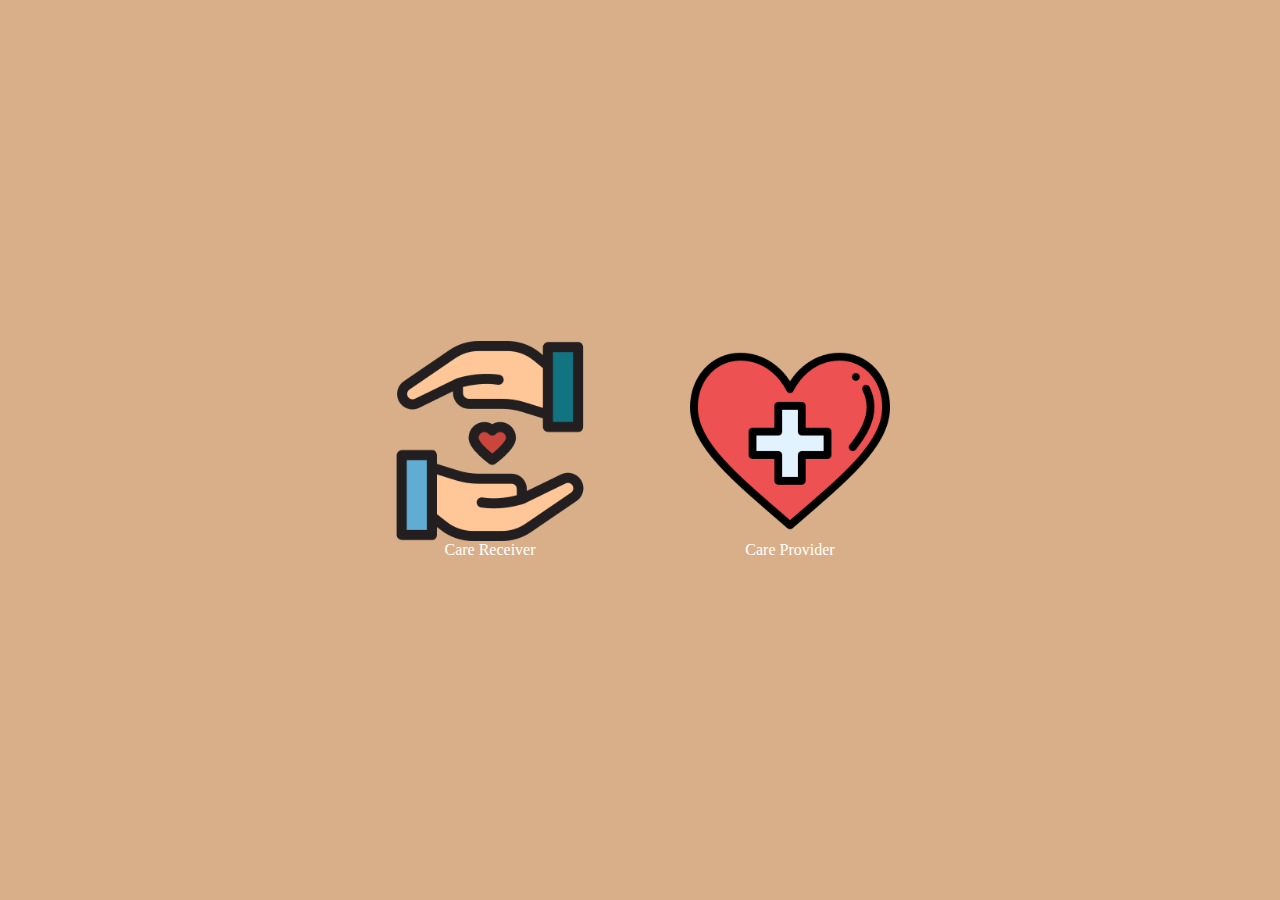
<file: index.html>
<html>
	<head>
		<style>
			/*.thumb{
				display: inline-block;
				margin-right: 10px;
				margin-bottom: 10px;
			}
			.thumb img{
				width: 180px;
			    height: 180px;
			    object-fit: cover;
			}
			.center{
				position: fixed;
			   top: 50%;
			   left: 50%;
			   transform: translate(-50%, -50%);
			}*/
			body {
				background-color: #D9AF89;
				display: flex;
				justify-content: center;/*horizontally*/
    			align-items: center;/*vertically*/

			}
			.center {
				/*width: 80%;*/
				/*margin: 0 auto;*/
				text-align: center;
				display: flex;
				justify-content: center;/*horizontally*/
    			align-items: center;/*vertically*/
			}
			.thumb {
				

			}
			.thumb img {
				width: 200px;
				height: 200px;
				display: inline;
				object-fit: cover;
			}
			.user {
				display: block;
				background-color: #6FB6CF;
				height: 50px;
				font-size: 30px;
			}
			a:-webkit-any-link {
				text-decoration-line: none;
				color: white;
			}
		</style>
	</head>
	<body style="">
		
		<div class="center">
			<div class='thumb'>
				<a href="./login2.html">
					<img src="./assets/vid_and_pic/care.png" alt="">
					<br>
					<div>Care Receiver</div>
				</a>
			</div>
			<span style="width:100px"></span>
			<div class="thumb">
				<a href="./login_physician.html">
					<img src="./assets/vid_and_pic/health.png" alt="">
					<br>
					<div>Care Provider</div>
				</a>
				
			</div>
			
		</div>
	</body>
</html>
</file>
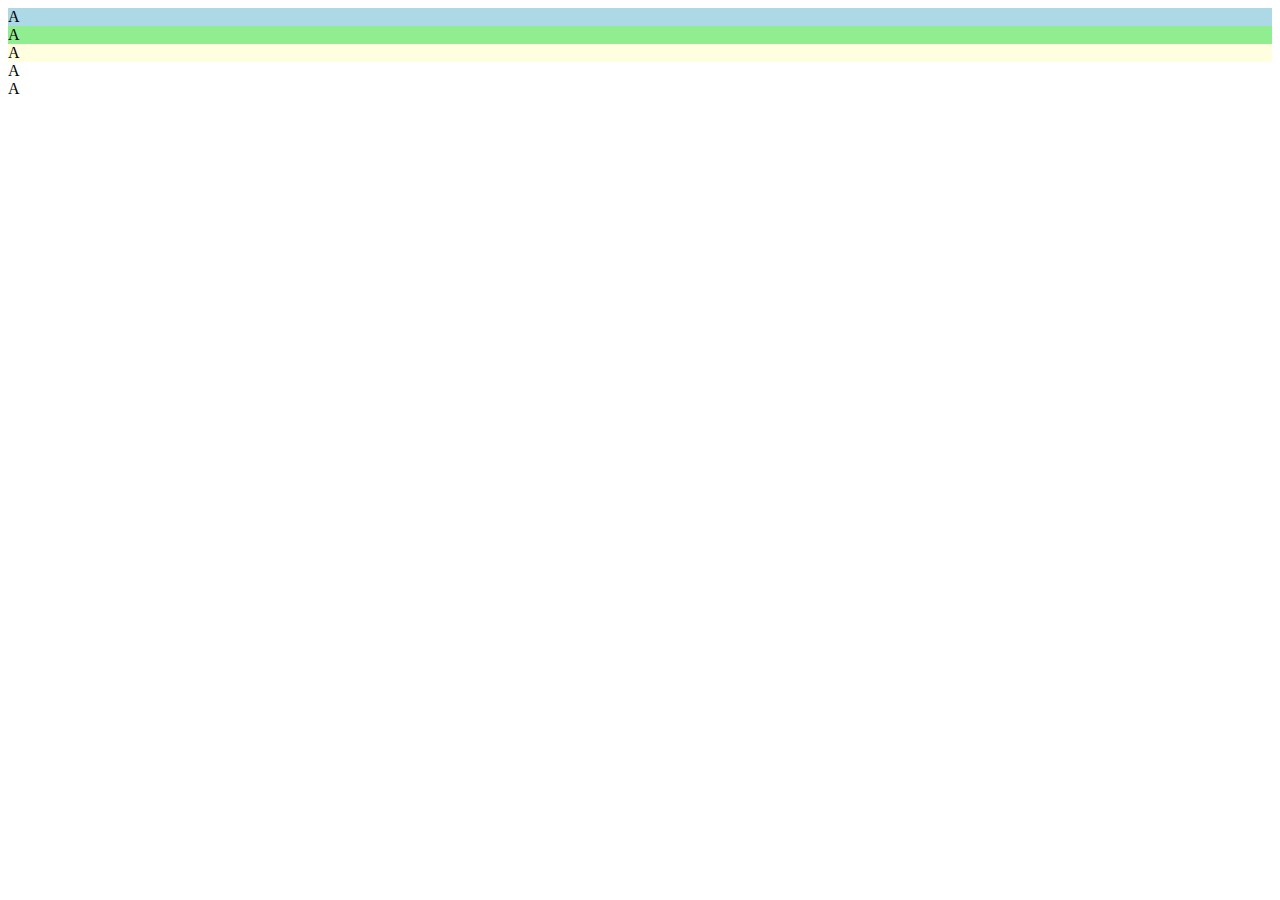
<file: src/index.html>
<!DOCTYPE html>
<html>
<head>
	<meta charset="utf-8">
	<meta http-equiv="X-UA-Compatible" content="IE=edge">

	<title></title>
	<link rel="stylesheet" href="https://stackpath.bootstrapcdn.com/bootstrap/4.1.3/css/bootstrap.min.css" integrity="sha384-MCw98/SFnGE8fJT3GXwEOngsV7Zt27NXFoaoApmYm81iuXoPkFOJwJ8ERdknLPMO" crossorigin="anonymous">
	<script
	  src="https://code.jquery.com/jquery-3.3.1.min.js"
	  integrity="sha256-FgpCb/KJQlLNfOu91ta32o/NMZxltwRo8QtmkMRdAu8="
	  crossorigin="anonymous"></script>
	<link rel="stylesheet" href="./assets/css/index.css">
	<script href="./assets/js/index.js"></script>
</head>
<body>
	<!-- <div class="container"> -->
	<div>
	  <div class="row">
	    <div class="col naturalsound">
			A
	    </div>
	  </div>
	  <div class="row">
	    <div class="col meditation">
			A	
	    </div>
	  </div>
	  <div class="row">
	    <div class="col yoga">
			A	
	    </div>
	  </div>
	  <div class="row">
	    <div class="col">
			A	
	    </div>
	  </div>
	  <div class="row">
	    <div class="col">
			A	
	    </div>
	  </div>
	</div>
	
</body>
</html>
</file>
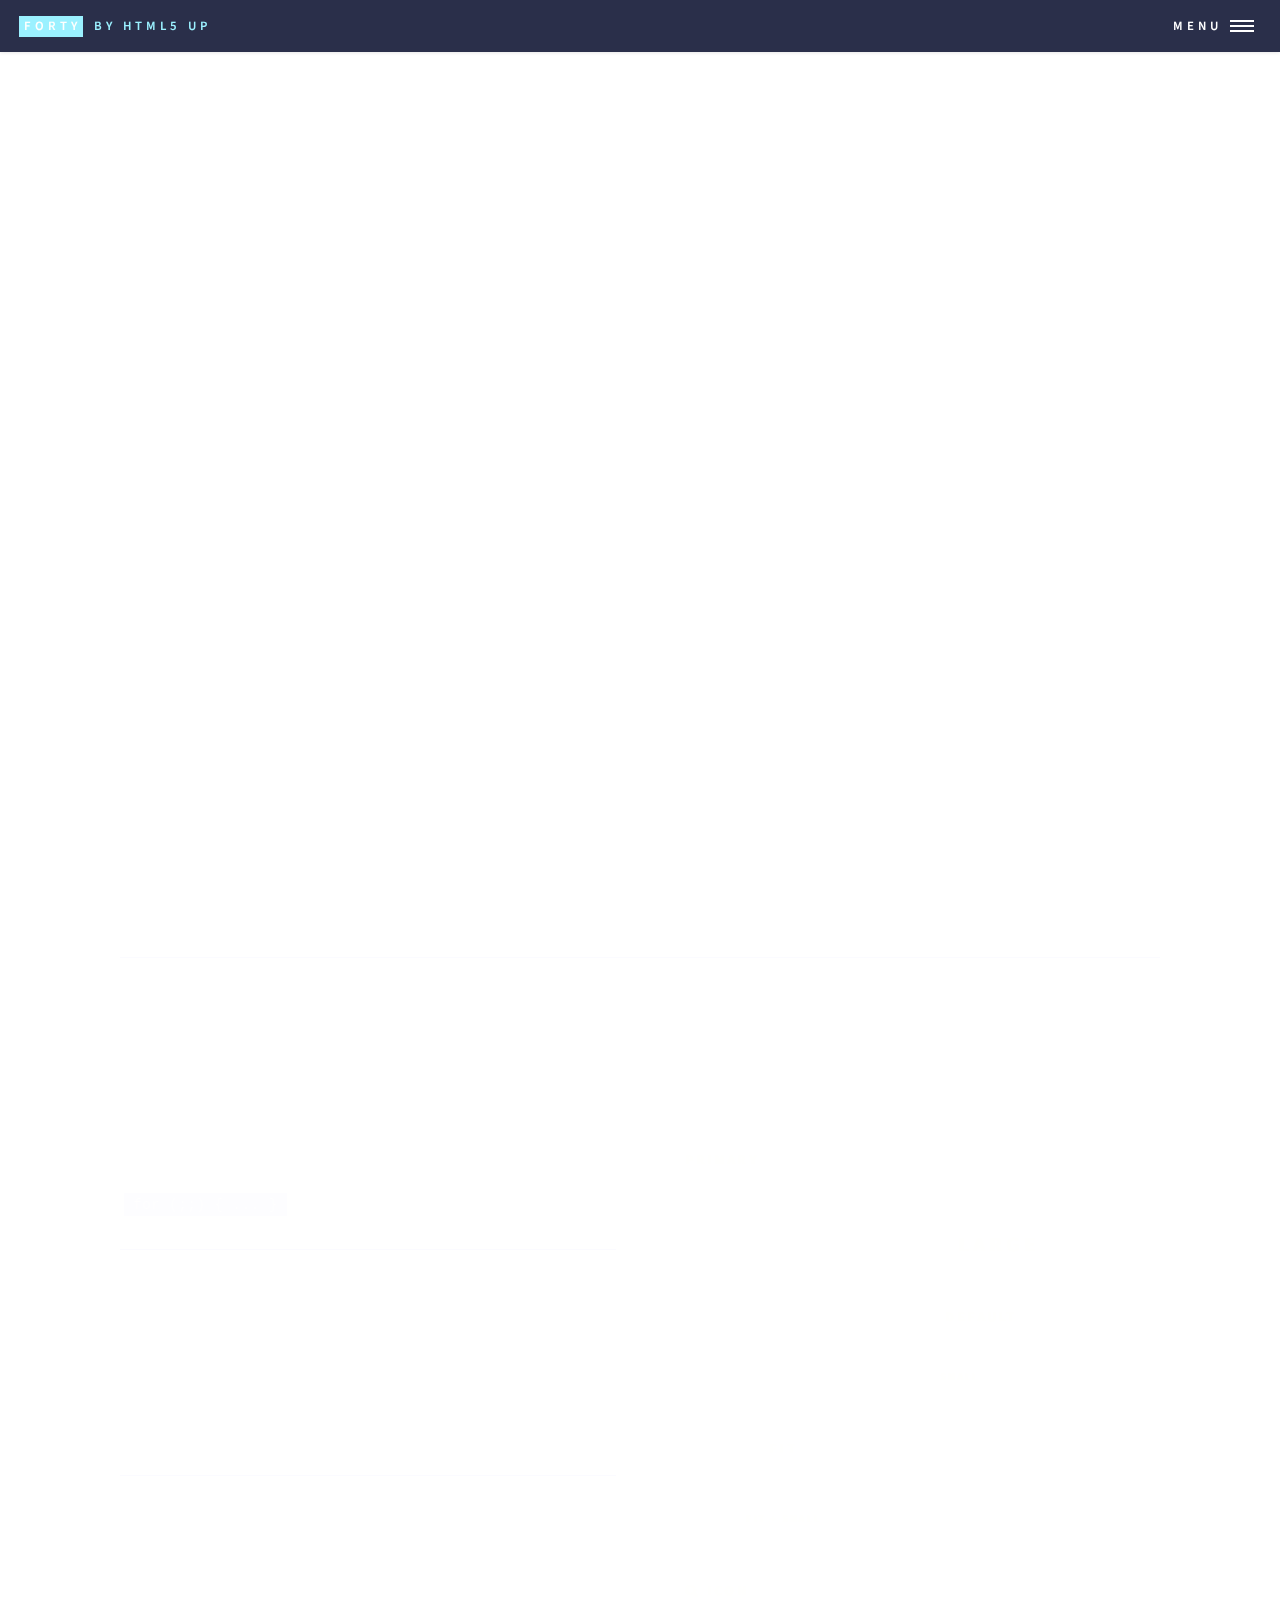
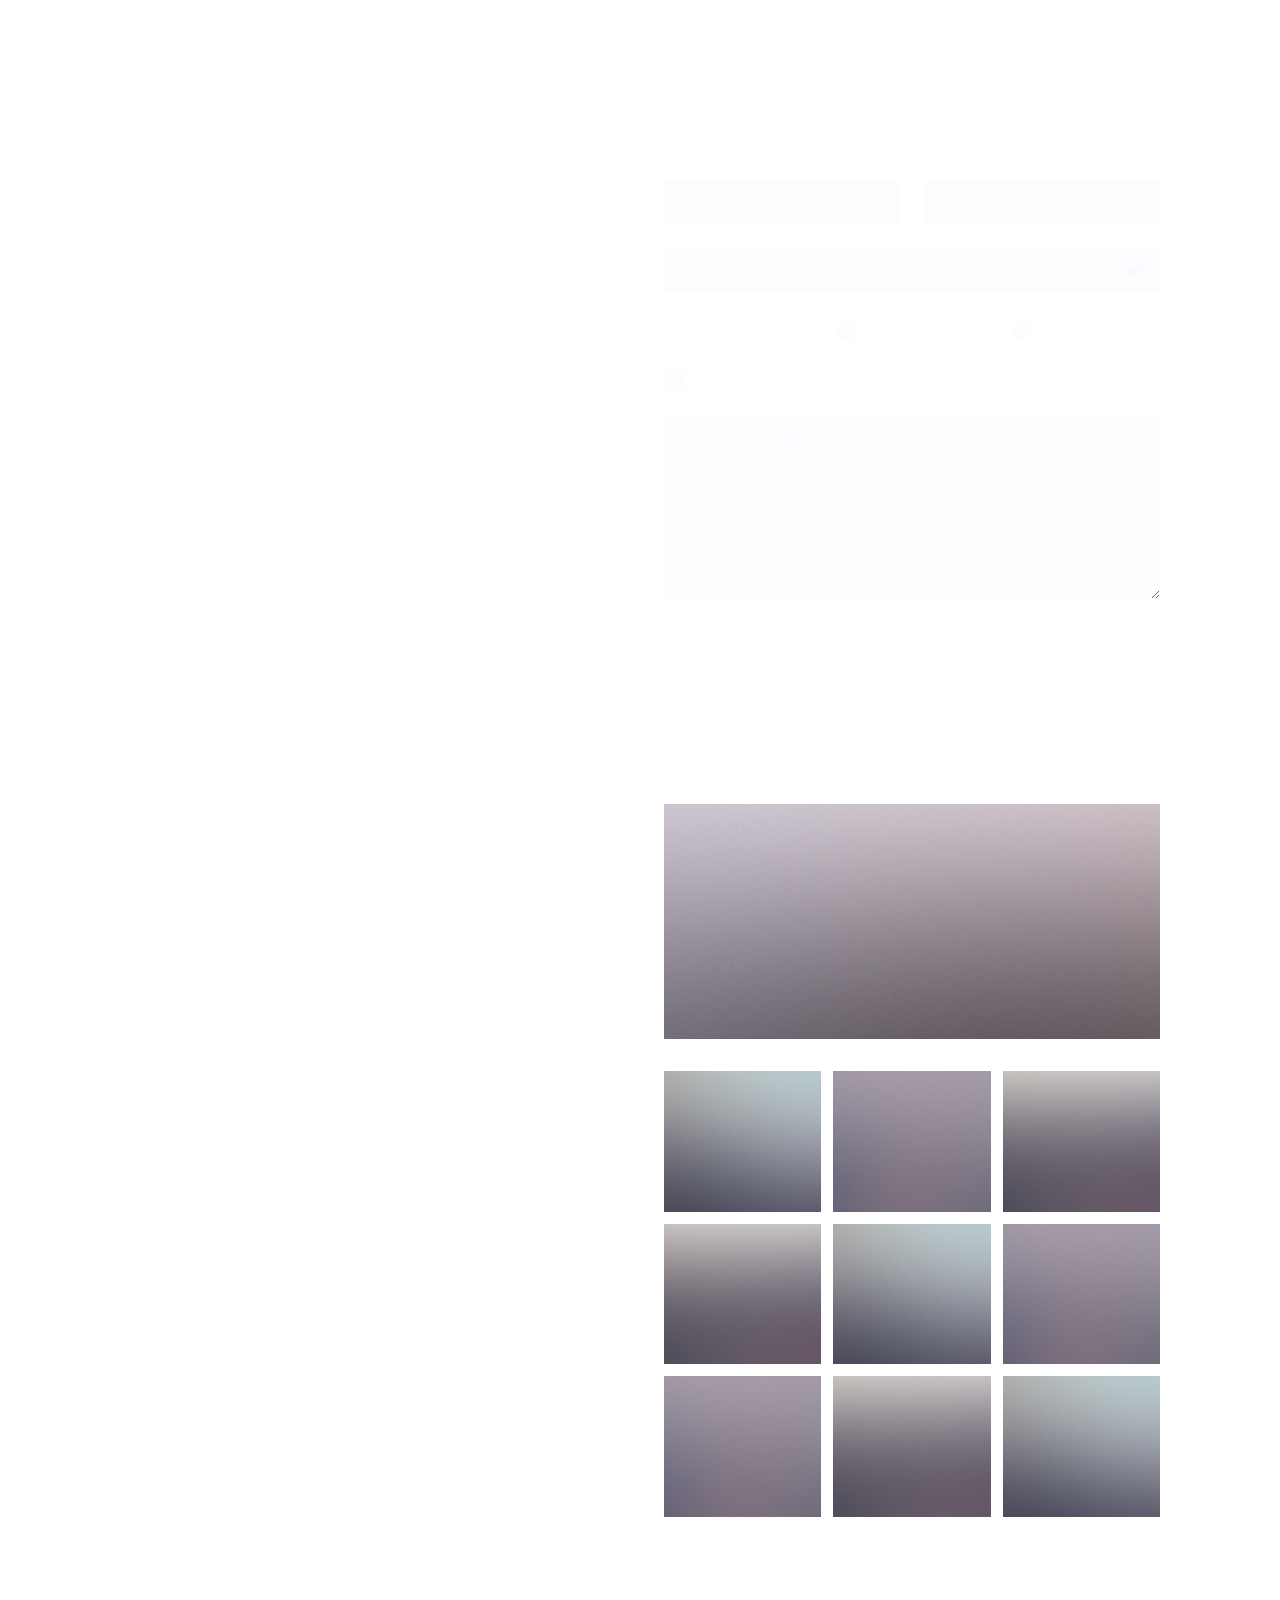
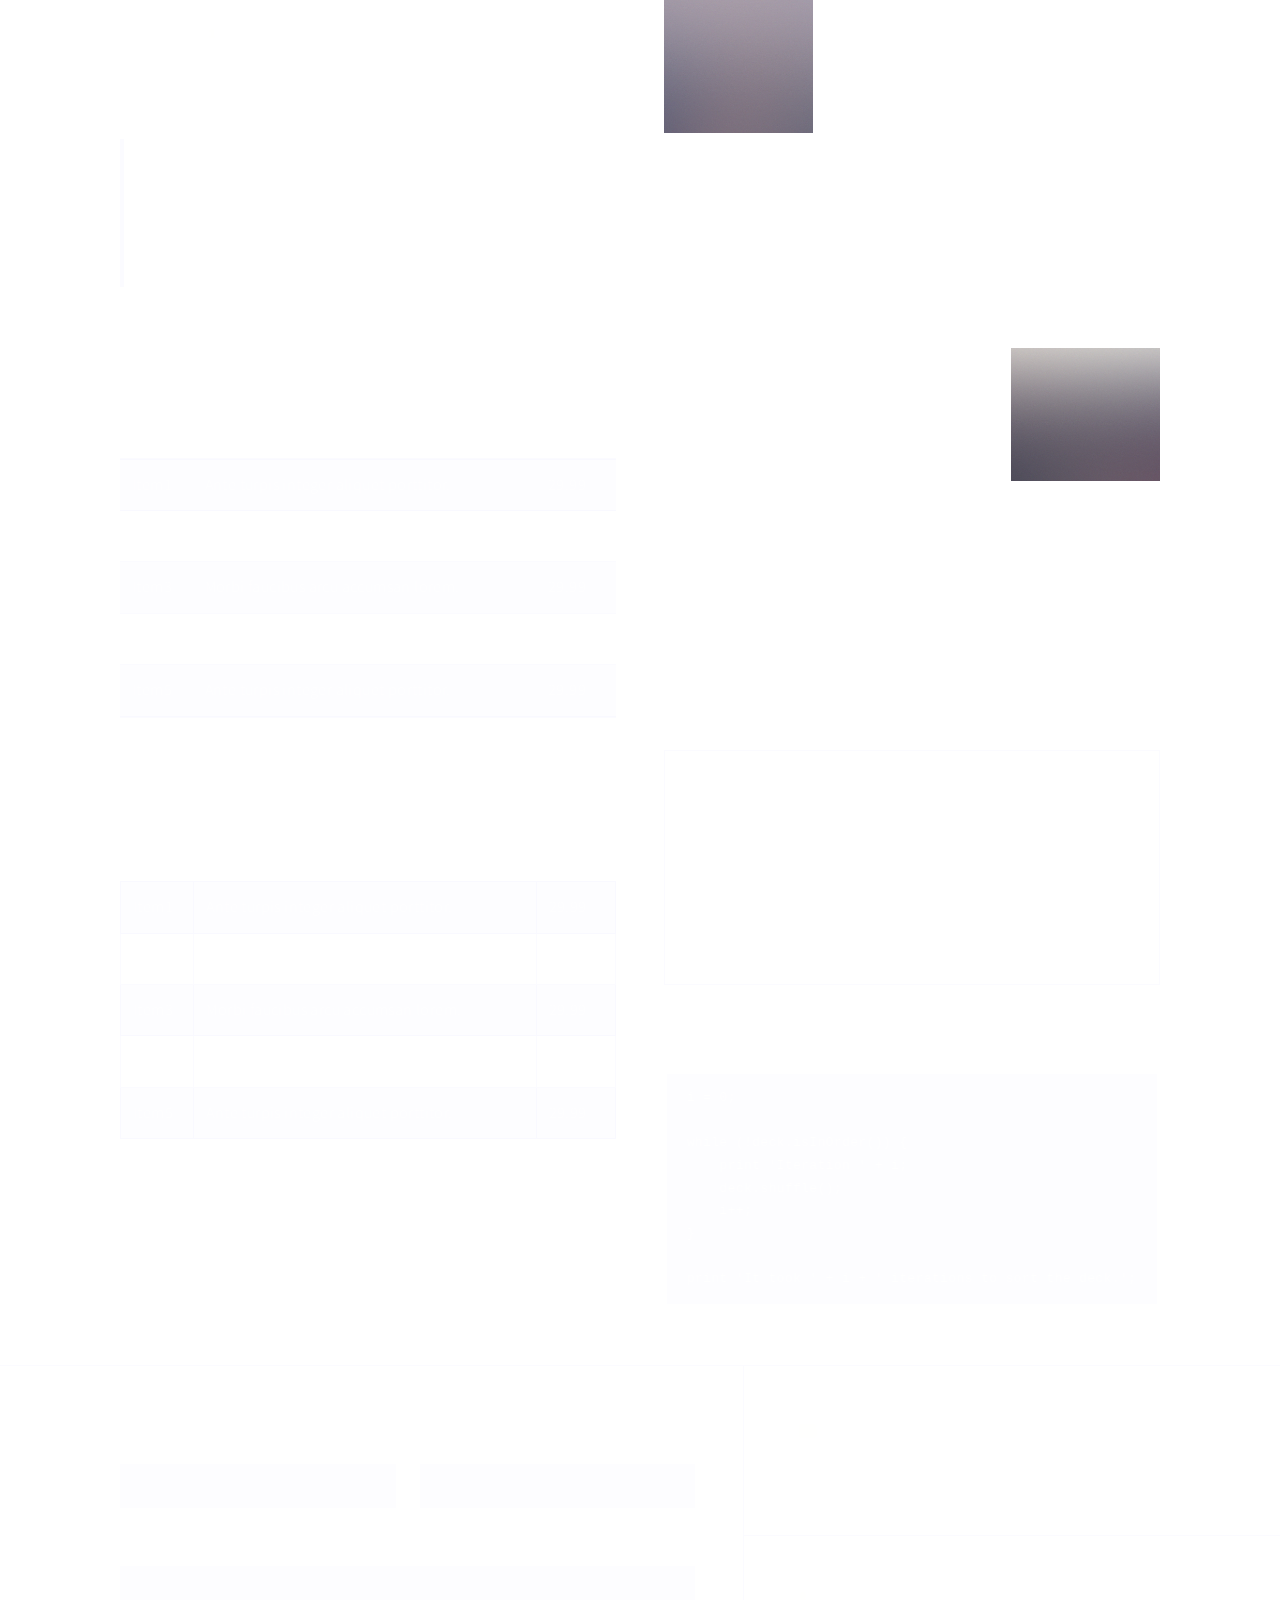
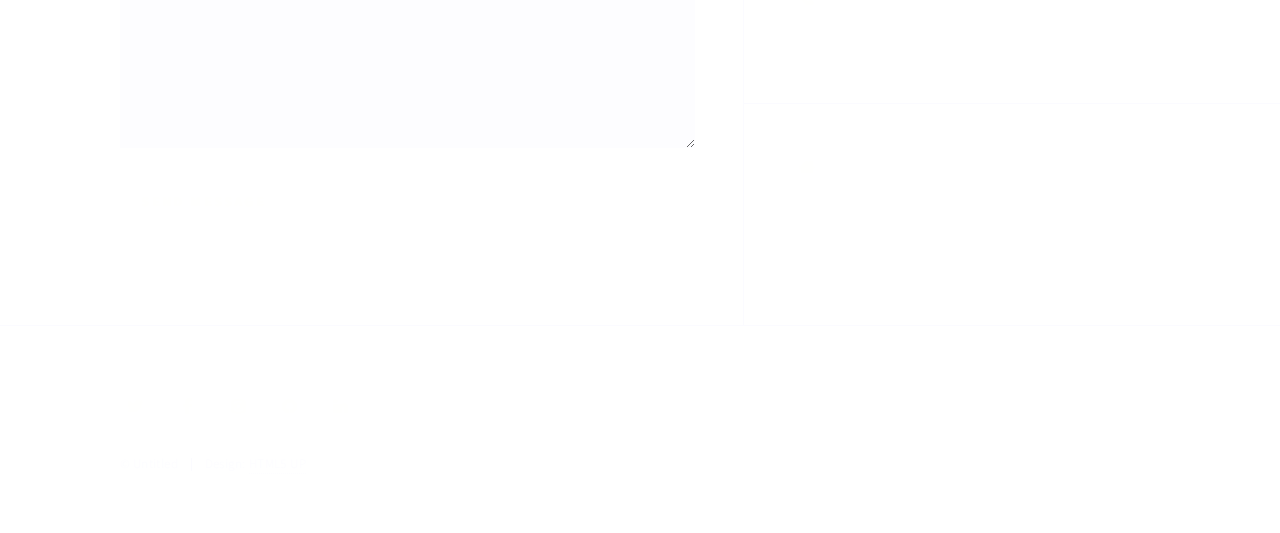
<file: elements.html>
<!DOCTYPE HTML>
<!--
	Forty by HTML5 UP
	html5up.net | @ajlkn
	Free for personal and commercial use under the CCA 3.0 license (html5up.net/license)
-->
<html>
	<head>
		<title>Elements - Forty by HTML5 UP</title>
		<meta charset="utf-8" />
		<meta name="viewport" content="width=device-width, initial-scale=1, user-scalable=no" />
		<link rel="stylesheet" href="assets/css/main.css" />
		<noscript><link rel="stylesheet" href="assets/css/noscript.css" /></noscript>
	</head>
	<body class="is-preload">

		<!-- Wrapper -->
			<div id="wrapper">

				<!-- Header -->
					<header id="header">
						<a href="index.html" class="logo"><strong>Forty</strong> <span>by HTML5 UP</span></a>
						<nav>
							<a href="#menu">Menu</a>
						</nav>
					</header>

				<!-- Menu -->
					<nav id="menu">
						<ul class="links">
							<li><a href="index.html">Home</a></li>
							<li><a href="landing.html">Landing</a></li>
							<li><a href="generic.html">Generic</a></li>
							<li><a href="elements.html">Elements</a></li>
						</ul>
						<ul class="actions stacked">
							<li><a href="#" class="button primary fit">Get Started</a></li>
							<li><a href="#" class="button fit">Log In</a></li>
						</ul>
					</nav>

				<!-- Main -->
					<div id="main" class="alt">

						<!-- One -->
							<section id="one">
								<div class="inner">
									<header class="major">
										<h1>Elements</h1>
									</header>

									<!-- Content -->
										<h2 id="content">Sample Content</h2>
										<p>Praesent ac adipiscing ullamcorper semper ut amet ac risus. Lorem sapien ut odio odio nunc. Ac adipiscing nibh porttitor erat risus justo adipiscing adipiscing amet placerat accumsan. Vis. Faucibus odio magna tempus adipiscing a non. In mi primis arcu ut non accumsan vivamus ac blandit adipiscing adipiscing arcu metus praesent turpis eu ac lacinia nunc ac commodo gravida adipiscing eget accumsan ac nunc adipiscing adipiscing.</p>
										<div class="row">
											<div class="col-6 col-12-small">
												<h3>Sem turpis amet semper</h3>
												<p>Nunc lacinia ante nunc ac lobortis. Interdum adipiscing gravida odio porttitor sem non mi integer non faucibus ornare mi ut ante amet placerat aliquet. Volutpat commodo eu sed ante lacinia. Sapien a lorem in integer ornare praesent commodo adipiscing arcu in massa commodo lorem accumsan at odio massa ac ac. Semper adipiscing varius montes viverra nibh in adipiscing blandit tempus accumsan.</p>
											</div>
											<div class="col-6 col-12-small">
												<h3>Magna odio tempus commodo</h3>
												<p>In arcu accumsan arcu adipiscing accumsan orci ac. Felis id enim aliquet. Accumsan ac integer lobortis commodo ornare aliquet accumsan erat tempus amet porttitor. Ante commodo blandit adipiscing integer semper orci eget. Faucibus commodo adipiscing mi eu nullam accumsan morbi arcu ornare odio mi adipiscing nascetur lacus ac interdum morbi accumsan vis mi accumsan ac praesent.</p>
											</div>
											<!-- Break -->
											<div class="col-4 col-12-medium">
												<h3>Interdum sapien gravida</h3>
												<p>Nunc lacinia ante nunc ac lobortis. Interdum adipiscing gravida odio porttitor sem non mi integer non faucibus ornare mi ut ante amet placerat aliquet. Volutpat eu sed ante lacinia sapien lorem accumsan varius montes viverra nibh in adipiscing blandit tempus accumsan.</p>
											</div>
											<div class="col-4 col-12-medium">
												<h3>Faucibus consequat lorem</h3>
												<p>Nunc lacinia ante nunc ac lobortis. Interdum adipiscing gravida odio porttitor sem non mi integer non faucibus ornare mi ut ante amet placerat aliquet. Volutpat eu sed ante lacinia sapien lorem accumsan varius montes viverra nibh in adipiscing blandit tempus accumsan.</p>
											</div>
											<div class="col-4 col-12-medium">
												<h3>Accumsan montes viverra</h3>
												<p>Nunc lacinia ante nunc ac lobortis. Interdum adipiscing gravida odio porttitor sem non mi integer non faucibus ornare mi ut ante amet placerat aliquet. Volutpat eu sed ante lacinia sapien lorem accumsan varius montes viverra nibh in adipiscing blandit tempus accumsan.</p>
											</div>
										</div>

									<hr class="major" />

									<!-- Elements -->
										<h2 id="elements">Elements</h2>
										<div class="row gtr-200">
											<div class="col-6 col-12-medium">

												<!-- Text stuff -->
													<h3>Text</h3>
													<p>This is <b>bold</b> and this is <strong>strong</strong>. This is <i>italic</i> and this is <em>emphasized</em>.
													This is <sup>superscript</sup> text and this is <sub>subscript</sub> text.
													This is <u>underlined</u> and this is code: <code>for (;;) { ... }</code>.
													Finally, this is a <a href="#">link</a>.</p>
													<hr />
													<h2>Heading Level 2</h2>
													<h3>Heading Level 3</h3>
													<h4>Heading Level 4</h4>
													<hr />
													<p>Nunc lacinia ante nunc ac lobortis. Interdum adipiscing gravida odio porttitor sem non mi integer non faucibus ornare mi ut ante amet placerat aliquet. Volutpat eu sed ante lacinia sapien lorem accumsan varius montes viverra nibh in adipiscing blandit tempus accumsan.</p>

												<!-- Lists -->
													<h3>Lists</h3>
													<div class="row">
														<div class="col-6 col-12-small">

															<h4>Unordered</h4>
															<ul>
																<li>Dolor etiam magna etiam.</li>
																<li>Sagittis lorem eleifend.</li>
																<li>Felis dolore viverra.</li>
															</ul>

															<h4>Alternate</h4>
															<ul class="alt">
																<li>Dolor etiam magna etiam.</li>
																<li>Sagittis lorem eleifend.</li>
																<li>Felis feugiat viverra.</li>
															</ul>

														</div>
														<div class="col-6 col-12-small">

															<h4>Ordered</h4>
															<ol>
																<li>Dolor etiam magna etiam.</li>
																<li>Etiam vel lorem sed viverra.</li>
																<li>Felis dolore viverra.</li>
																<li>Dolor etiam magna etiam.</li>
																<li>Etiam vel lorem sed viverra.</li>
																<li>Felis dolore viverra.</li>
															</ol>

															<h4>Icons</h4>
															<ul class="icons">
																<li><a href="#" class="icon fa-twitter"><span class="label">Twitter</span></a></li>
																<li><a href="#" class="icon fa-facebook"><span class="label">Facebook</span></a></li>
																<li><a href="#" class="icon fa-instagram"><span class="label">Instagram</span></a></li>
																<li><a href="#" class="icon fa-github"><span class="label">Github</span></a></li>
																<li><a href="#" class="icon fa-dribbble"><span class="label">Dribbble</span></a></li>
																<li><a href="#" class="icon fa-tumblr"><span class="label">Tumblr</span></a></li>
															</ul>
															<ul class="icons">
																<li><a href="#" class="icon alt fa-twitter"><span class="label">Twitter</span></a></li>
																<li><a href="#" class="icon alt fa-facebook"><span class="label">Facebook</span></a></li>
																<li><a href="#" class="icon alt fa-instagram"><span class="label">Instagram</span></a></li>
															</ul>

														</div>
													</div>
													<h4>Definition</h4>
													<dl>
														<dt>Item1</dt>
														<dd>
															<p>Lorem ipsum dolor vestibulum ante ipsum primis in faucibus vestibulum. Blandit adipiscing eu felis iaculis volutpat ac adipiscing accumsan eu faucibus. Integer ac pellentesque praesent. Lorem ipsum dolor.</p>
														</dd>
														<dt>Item2</dt>
														<dd>
															<p>Lorem ipsum dolor vestibulum ante ipsum primis in faucibus vestibulum. Blandit adipiscing eu felis iaculis volutpat ac adipiscing accumsan eu faucibus. Integer ac pellentesque praesent. Lorem ipsum dolor.</p>
														</dd>
														<dt>Item3</dt>
														<dd>
															<p>Lorem ipsum dolor vestibulum ante ipsum primis in faucibus vestibulum. Blandit adipiscing eu felis iaculis volutpat ac adipiscing accumsan eu faucibus. Integer ac pellentesque praesent. Lorem ipsum dolor.</p>
														</dd>
													</dl>

													<h4>Actions</h4>
													<ul class="actions">
														<li><a href="#" class="button primary">Default</a></li>
														<li><a href="#" class="button">Default</a></li>
													</ul>
													<ul class="actions small">
														<li><a href="#" class="button primary small">Small</a></li>
														<li><a href="#" class="button small">Small</a></li>
													</ul>
													<div class="row">
														<div class="col-6 col-12-small">
															<ul class="actions stacked">
																<li><a href="#" class="button primary">Default</a></li>
																<li><a href="#" class="button">Default</a></li>
															</ul>
														</div>
														<div class="col-6 col-12-small">
															<ul class="actions stacked">
																<li><a href="#" class="button primary small">Small</a></li>
																<li><a href="#" class="button small">Small</a></li>
															</ul>
														</div>
														<div class="col-6 col-12-small">
															<ul class="actions stacked">
																<li><a href="#" class="button primary fit">Default</a></li>
																<li><a href="#" class="button fit">Default</a></li>
															</ul>
														</div>
														<div class="col-6 col-12-small">
															<ul class="actions stacked">
																<li><a href="#" class="button primary small fit">Small</a></li>
																<li><a href="#" class="button small fit">Small</a></li>
															</ul>
														</div>
													</div>

													<h4>Pagination</h4>
													<ul class="pagination">
														<li><span class="button small disabled">Prev</span></li>
														<li><a href="#" class="page active">1</a></li>
														<li><a href="#" class="page">2</a></li>
														<li><a href="#" class="page">3</a></li>
														<li><span>&hellip;</span></li>
														<li><a href="#" class="page">8</a></li>
														<li><a href="#" class="page">9</a></li>
														<li><a href="#" class="page">10</a></li>
														<li><a href="#" class="button small">Next</a></li>
													</ul>

												<!-- Blockquote -->
													<h3>Blockquote</h3>
													<blockquote>Fringilla nisl. Donec accumsan interdum nisi, quis tincidunt felis sagittis eget tempus euismod. Vestibulum ante ipsum primis in faucibus vestibulum. Blandit adipiscing eu felis iaculis volutpat ac adipiscing accumsan faucibus. Vestibulum ante ipsum primis in faucibus vestibulum. Blandit adipiscing eu felis.</blockquote>

												<!-- Table -->
													<h3>Table</h3>

													<h4>Default</h4>
													<div class="table-wrapper">
														<table>
															<thead>
																<tr>
																	<th>Name</th>
																	<th>Description</th>
																	<th>Price</th>
																</tr>
															</thead>
															<tbody>
																<tr>
																	<td>Item1</td>
																	<td>Ante turpis integer aliquet porttitor.</td>
																	<td>29.99</td>
																</tr>
																<tr>
																	<td>Item2</td>
																	<td>Vis ac commodo adipiscing arcu aliquet.</td>
																	<td>19.99</td>
																</tr>
																<tr>
																	<td>Item3</td>
																	<td> Morbi faucibus arcu accumsan lorem.</td>
																	<td>29.99</td>
																</tr>
																<tr>
																	<td>Item4</td>
																	<td>Vitae integer tempus condimentum.</td>
																	<td>19.99</td>
																</tr>
																<tr>
																	<td>Item5</td>
																	<td>Ante turpis integer aliquet porttitor.</td>
																	<td>29.99</td>
																</tr>
															</tbody>
															<tfoot>
																<tr>
																	<td colspan="2"></td>
																	<td>100.00</td>
																</tr>
															</tfoot>
														</table>
													</div>

													<h4>Alternate</h4>
													<div class="table-wrapper">
														<table class="alt">
															<thead>
																<tr>
																	<th>Name</th>
																	<th>Description</th>
																	<th>Price</th>
																</tr>
															</thead>
															<tbody>
																<tr>
																	<td>Item1</td>
																	<td>Ante turpis integer aliquet porttitor.</td>
																	<td>29.99</td>
																</tr>
																<tr>
																	<td>Item2</td>
																	<td>Vis ac commodo adipiscing arcu aliquet.</td>
																	<td>19.99</td>
																</tr>
																<tr>
																	<td>Item3</td>
																	<td> Morbi faucibus arcu accumsan lorem.</td>
																	<td>29.99</td>
																</tr>
																<tr>
																	<td>Item4</td>
																	<td>Vitae integer tempus condimentum.</td>
																	<td>19.99</td>
																</tr>
																<tr>
																	<td>Item5</td>
																	<td>Ante turpis integer aliquet porttitor.</td>
																	<td>29.99</td>
																</tr>
															</tbody>
															<tfoot>
																<tr>
																	<td colspan="2"></td>
																	<td>100.00</td>
																</tr>
															</tfoot>
														</table>
													</div>

											</div>
											<div class="col-6 col-12-medium">

												<!-- Buttons -->
													<h3>Buttons</h3>
													<ul class="actions">
														<li><a href="#" class="button primary">Primary</a></li>
														<li><a href="#" class="button">Default</a></li>
													</ul>
													<div class="row">
														<div class="col-6 col-12-xsmall">
															<ul class="actions stacked">
																<li><a href="#" class="button large">Large</a></li>
																<li><a href="#" class="button">Default</a></li>
																<li><a href="#" class="button small">Small</a></li>
															</ul>
														</div>
														<div class="col-6 col-12-xsmall">
															<ul class="actions stacked">
																<li><a href="#" class="button primary large">Large</a></li>
																<li><a href="#" class="button primary">Default</a></li>
																<li><a href="#" class="button primary small">Small</a></li>
															</ul>
														</div>
													</div>
													<ul class="actions fit">
														<li><a href="#" class="button primary fit">Fit</a></li>
														<li><a href="#" class="button fit">Fit</a></li>
													</ul>
													<ul class="actions fit small">
														<li><a href="#" class="button primary fit small">Fit + Small</a></li>
														<li><a href="#" class="button fit small">Fit + Small</a></li>
													</ul>
													<ul class="actions">
														<li><a href="#" class="button primary icon fa-search">Icon</a></li>
														<li><a href="#" class="button icon fa-download">Icon</a></li>
													</ul>
													<ul class="actions">
														<li><span class="button primary disabled">Primary</span></li>
														<li><span class="button disabled">Default</span></li>
													</ul>

												<!-- Form -->
													<h3>Form</h3>

													<form method="post" action="#">
														<div class="row gtr-uniform">
															<div class="col-6 col-12-xsmall">
																<input type="text" name="demo-name" id="demo-name" value="" placeholder="Name" />
															</div>
															<div class="col-6 col-12-xsmall">
																<input type="email" name="demo-email" id="demo-email" value="" placeholder="Email" />
															</div>
															<!-- Break -->
															<div class="col-12">
																<select name="demo-category" id="demo-category">
																	<option value="">- Category -</option>
																	<option value="1">Manufacturing</option>
																	<option value="1">Shipping</option>
																	<option value="1">Administration</option>
																	<option value="1">Human Resources</option>
																</select>
															</div>
															<!-- Break -->
															<div class="col-4 col-12-small">
																<input type="radio" id="demo-priority-low" name="demo-priority" checked>
																<label for="demo-priority-low">Low</label>
															</div>
															<div class="col-4 col-12-small">
																<input type="radio" id="demo-priority-normal" name="demo-priority">
																<label for="demo-priority-normal">Normal</label>
															</div>
															<div class="col-4 col-12-small">
																<input type="radio" id="demo-priority-high" name="demo-priority">
																<label for="demo-priority-high">High</label>
															</div>
															<!-- Break -->
															<div class="col-6 col-12-small">
																<input type="checkbox" id="demo-copy" name="demo-copy">
																<label for="demo-copy">Email me a copy</label>
															</div>
															<div class="col-6 col-12-small">
																<input type="checkbox" id="demo-human" name="demo-human" checked>
																<label for="demo-human">I am a human</label>
															</div>
															<!-- Break -->
															<div class="col-12">
																<textarea name="demo-message" id="demo-message" placeholder="Enter your message" rows="6"></textarea>
															</div>
															<!-- Break -->
															<div class="col-12">
																<ul class="actions">
																	<li><input type="submit" value="Send Message" class="primary" /></li>
																	<li><input type="reset" value="Reset" /></li>
																</ul>
															</div>
														</div>
													</form>

												<!-- Image -->
													<h3>Image</h3>

													<h4>Fit</h4>
													<span class="image fit"><img src="images/pic03.jpg" alt="" /></span>
													<div class="box alt">
														<div class="row gtr-50 gtr-uniform">
															<div class="col-4"><span class="image fit"><img src="images/pic08.jpg" alt="" /></span></div>
															<div class="col-4"><span class="image fit"><img src="images/pic09.jpg" alt="" /></span></div>
															<div class="col-4"><span class="image fit"><img src="images/pic10.jpg" alt="" /></span></div>
															<!-- Break -->
															<div class="col-4"><span class="image fit"><img src="images/pic10.jpg" alt="" /></span></div>
															<div class="col-4"><span class="image fit"><img src="images/pic08.jpg" alt="" /></span></div>
															<div class="col-4"><span class="image fit"><img src="images/pic09.jpg" alt="" /></span></div>
															<!-- Break -->
															<div class="col-4"><span class="image fit"><img src="images/pic09.jpg" alt="" /></span></div>
															<div class="col-4"><span class="image fit"><img src="images/pic10.jpg" alt="" /></span></div>
															<div class="col-4"><span class="image fit"><img src="images/pic08.jpg" alt="" /></span></div>
														</div>
													</div>

													<h4>Left &amp; Right</h4>
													<p><span class="image left"><img src="images/pic09.jpg" alt="" /></span>Lorem ipsum dolor sit accumsan interdum nisi, quis tincidunt felis sagittis eget. tempus euismod. Vestibulum ante ipsum primis in faucibus vestibulum. Blandit adipiscing eu felis iaculis volutpat ac adipiscing accumsan eu faucibus. Integer ac pellentesque praesent tincidunt felis sagittis eget. tempus euismod. Vestibulum ante ipsum primis sagittis eget. tempus euismod. Vestibulum ante ipsum primis in faucibus vestibulum. Blandit adipiscing eu felis iaculis volutpat ac adipiscing accumsan eu faucibus. Integer ac pellentesque praesent tincidunt felis sagittis eget tempus vestibulum ante ipsum primis in faucibus magna blandit adipiscing eu felis iaculis.</p>
													<p><span class="image right"><img src="images/pic10.jpg" alt="" /></span>Lorem ipsum dolor sit accumsan interdum nisi, quis tincidunt felis sagittis eget. tempus euismod. Vestibulum ante ipsum primis in faucibus vestibulum. Blandit adipiscing eu felis iaculis volutpat ac adipiscing accumsan eu faucibus. Integer ac pellentesque praesent tincidunt felis sagittis eget. tempus euismod. Vestibulum ante ipsum primis sagittis eget. tempus euismod. Vestibulum ante ipsum primis in faucibus vestibulum. Blandit adipiscing eu felis iaculis volutpat ac adipiscing accumsan eu faucibus. Integer ac pellentesque praesent tincidunt felis sagittis eget tempus vestibulum ante ipsum primis in faucibus magna blandit adipiscing eu felis iaculis.</p>

												<!-- Box -->
													<h3>Box</h3>
													<div class="box">
														<p>Felis sagittis eget tempus primis in faucibus vestibulum. Blandit adipiscing eu felis iaculis volutpat ac adipiscing accumsan eu faucibus. Integer ac pellentesque praesent tincidunt felis sagittis eget. tempus euismod. Magna sed etiam ante ipsum primis in faucibus vestibulum. Blandit adipiscing eu ipsum primis in faucibus vestibulum. Blandit adipiscing eu felis iaculis volutpat ac adipiscing accumsan eu faucibus lorem ipsum.</p>
													</div>

												<!-- Preformatted Code -->
													<h3>Preformatted</h3>
													<pre><code>i = 0;

while (!deck.isInOrder()) {
    print 'Iteration ' + i;
    deck.shuffle();
    i++;
}

print 'It took ' + i + ' iterations to sort the deck.';
</code></pre>

											</div>
										</div>

								</div>
							</section>

					</div>

				<!-- Contact -->
					<section id="contact">
						<div class="inner">
							<section>
								<form method="post" action="#">
									<div class="fields">
										<div class="field half">
											<label for="name">Name</label>
											<input type="text" name="name" id="name" />
										</div>
										<div class="field half">
											<label for="email">Email</label>
											<input type="text" name="email" id="email" />
										</div>
										<div class="field">
											<label for="message">Message</label>
											<textarea name="message" id="message" rows="6"></textarea>
										</div>
									</div>
									<ul class="actions">
										<li><input type="submit" value="Send Message" class="primary" /></li>
										<li><input type="reset" value="Clear" /></li>
									</ul>
								</form>
							</section>
							<section class="split">
								<section>
									<div class="contact-method">
										<span class="icon alt fa-envelope"></span>
										<h3>Email</h3>
										<a href="#">information@untitled.tld</a>
									</div>
								</section>
								<section>
									<div class="contact-method">
										<span class="icon alt fa-phone"></span>
										<h3>Phone</h3>
										<span>(000) 000-0000 x12387</span>
									</div>
								</section>
								<section>
									<div class="contact-method">
										<span class="icon alt fa-home"></span>
										<h3>Address</h3>
										<span>1234 Somewhere Road #5432<br />
										Nashville, TN 00000<br />
										United States of America</span>
									</div>
								</section>
							</section>
						</div>
					</section>

				<!-- Footer -->
					<footer id="footer">
						<div class="inner">
							<ul class="icons">
								<li><a href="#" class="icon alt fa-twitter"><span class="label">Twitter</span></a></li>
								<li><a href="#" class="icon alt fa-facebook"><span class="label">Facebook</span></a></li>
								<li><a href="#" class="icon alt fa-instagram"><span class="label">Instagram</span></a></li>
								<li><a href="#" class="icon alt fa-github"><span class="label">GitHub</span></a></li>
								<li><a href="#" class="icon alt fa-linkedin"><span class="label">LinkedIn</span></a></li>
							</ul>
							<ul class="copyright">
								<li>&copy; Untitled</li><li>Design: <a href="https://html5up.net">HTML5 UP</a></li>
							</ul>
						</div>
					</footer>

			</div>

		<!-- Scripts -->
			<script src="assets/js/jquery.min.js"></script>
			<script src="assets/js/jquery.scrolly.min.js"></script>
			<script src="assets/js/jquery.scrollex.min.js"></script>
			<script src="assets/js/browser.min.js"></script>
			<script src="assets/js/breakpoints.min.js"></script>
			<script src="assets/js/util.js"></script>
			<script src="assets/js/main.js"></script>

	</body>
</html>
</file>
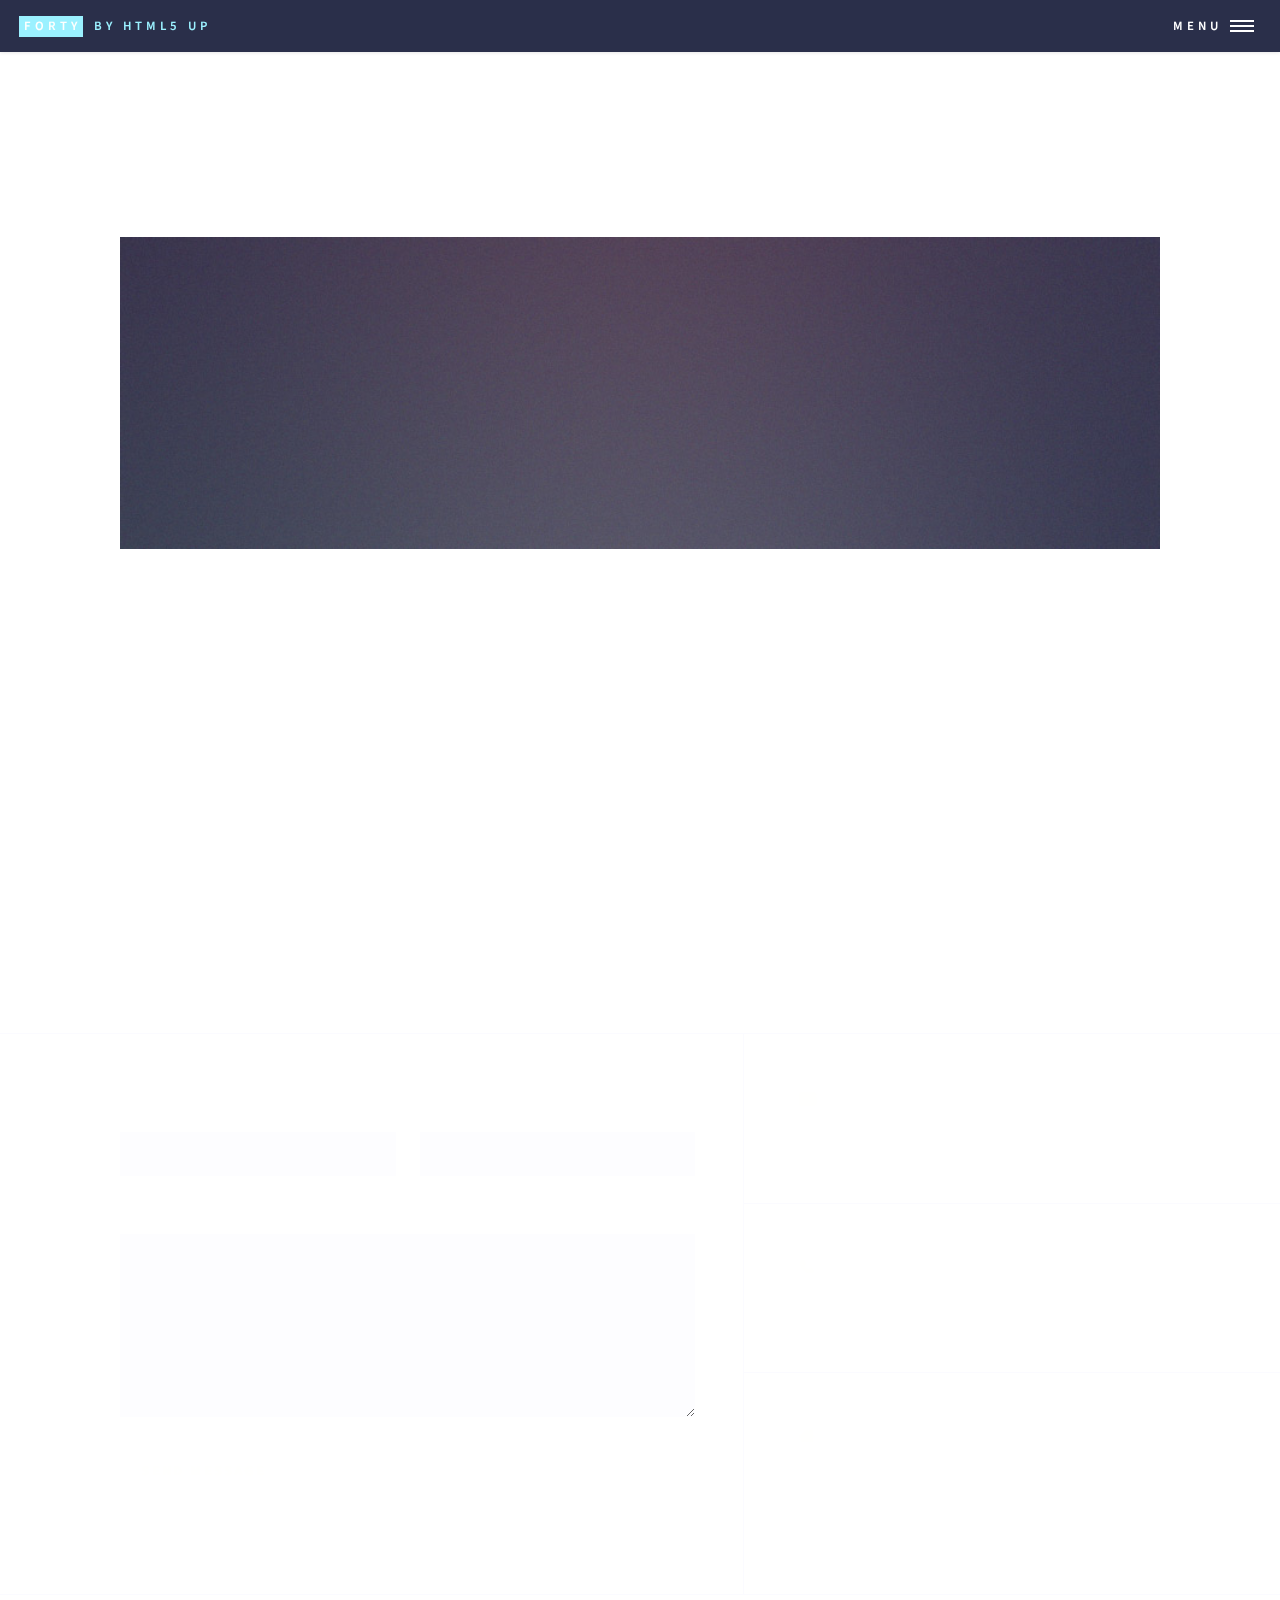
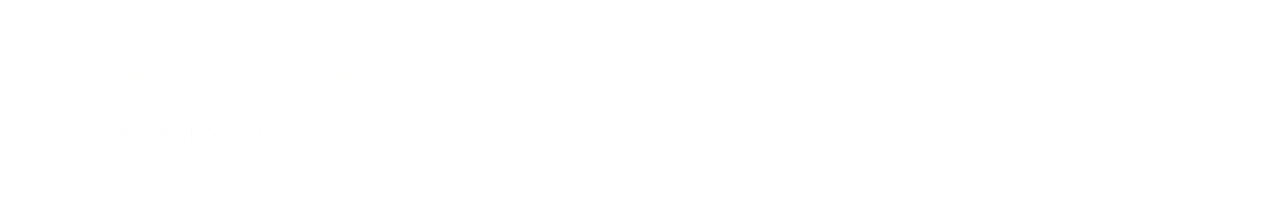
<file: generic.html>
<!DOCTYPE HTML>
<!--
	Forty by HTML5 UP
	html5up.net | @ajlkn
	Free for personal and commercial use under the CCA 3.0 license (html5up.net/license)
-->
<html>
	<head>
		<title>Generic - Forty by HTML5 UP</title>
		<meta charset="utf-8" />
		<meta name="viewport" content="width=device-width, initial-scale=1, user-scalable=no" />
		<link rel="stylesheet" href="assets/css/main.css" />
		<noscript><link rel="stylesheet" href="assets/css/noscript.css" /></noscript>
	</head>
	<body class="is-preload">

		<!-- Wrapper -->
			<div id="wrapper">

				<!-- Header -->
					<header id="header">
						<a href="index.html" class="logo"><strong>Forty</strong> <span>by HTML5 UP</span></a>
						<nav>
							<a href="#menu">Menu</a>
						</nav>
					</header>

				<!-- Menu -->
					<nav id="menu">
						<ul class="links">
							<li><a href="index.html">Home</a></li>
							<li><a href="landing.html">Landing</a></li>
							<li><a href="generic.html">Generic</a></li>
							<li><a href="elements.html">Elements</a></li>
						</ul>
						<ul class="actions stacked">
							<li><a href="#" class="button primary fit">Get Started</a></li>
							<li><a href="#" class="button fit">Log In</a></li>
						</ul>
					</nav>

				<!-- Main -->
					<div id="main" class="alt">

						<!-- One -->
							<section id="one">
								<div class="inner">
									<header class="major">
										<h1>Generic</h1>
									</header>
									<span class="image main"><img src="images/pic11.jpg" alt="" /></span>
									<p>Donec eget ex magna. Interdum et malesuada fames ac ante ipsum primis in faucibus. Pellentesque venenatis dolor imperdiet dolor mattis sagittis. Praesent rutrum sem diam, vitae egestas enim auctor sit amet. Pellentesque leo mauris, consectetur id ipsum sit amet, fergiat. Pellentesque in mi eu massa lacinia malesuada et a elit. Donec urna ex, lacinia in purus ac, pretium pulvinar mauris. Curabitur sapien risus, commodo eget turpis at, elementum convallis elit. Pellentesque enim turpis, hendrerit.</p>
									<p>Lorem ipsum dolor sit amet, consectetur adipiscing elit. Duis dapibus rutrum facilisis. Class aptent taciti sociosqu ad litora torquent per conubia nostra, per inceptos himenaeos. Etiam tristique libero eu nibh porttitor fermentum. Nullam venenatis erat id vehicula viverra. Nunc ultrices eros ut ultricies condimentum. Mauris risus lacus, blandit sit amet venenatis non, bibendum vitae dolor. Nunc lorem mauris, fringilla in aliquam at, euismod in lectus. Pellentesque habitant morbi tristique senectus et netus et malesuada fames ac turpis egestas. In non lorem sit amet elit placerat maximus. Pellentesque aliquam maximus risus, vel sed vehicula.</p>
									<p>Interdum et malesuada fames ac ante ipsum primis in faucibus. Pellentesque venenatis dolor imperdiet dolor mattis sagittis. Praesent rutrum sem diam, vitae egestas enim auctor sit amet. Pellentesque leo mauris, consectetur id ipsum sit amet, fersapien risus, commodo eget turpis at, elementum convallis elit. Pellentesque enim turpis, hendrerit tristique lorem ipsum dolor.</p>
								</div>
							</section>

					</div>

				<!-- Contact -->
					<section id="contact">
						<div class="inner">
							<section>
								<form method="post" action="#">
									<div class="fields">
										<div class="field half">
											<label for="name">Name</label>
											<input type="text" name="name" id="name" />
										</div>
										<div class="field half">
											<label for="email">Email</label>
											<input type="text" name="email" id="email" />
										</div>
										<div class="field">
											<label for="message">Message</label>
											<textarea name="message" id="message" rows="6"></textarea>
										</div>
									</div>
									<ul class="actions">
										<li><input type="submit" value="Send Message" class="primary" /></li>
										<li><input type="reset" value="Clear" /></li>
									</ul>
								</form>
							</section>
							<section class="split">
								<section>
									<div class="contact-method">
										<span class="icon alt fa-envelope"></span>
										<h3>Email</h3>
										<a href="#">information@untitled.tld</a>
									</div>
								</section>
								<section>
									<div class="contact-method">
										<span class="icon alt fa-phone"></span>
										<h3>Phone</h3>
										<span>(000) 000-0000 x12387</span>
									</div>
								</section>
								<section>
									<div class="contact-method">
										<span class="icon alt fa-home"></span>
										<h3>Address</h3>
										<span>1234 Somewhere Road #5432<br />
										Nashville, TN 00000<br />
										United States of America</span>
									</div>
								</section>
							</section>
						</div>
					</section>

				<!-- Footer -->
					<footer id="footer">
						<div class="inner">
							<ul class="icons">
								<li><a href="#" class="icon alt fa-twitter"><span class="label">Twitter</span></a></li>
								<li><a href="#" class="icon alt fa-facebook"><span class="label">Facebook</span></a></li>
								<li><a href="#" class="icon alt fa-instagram"><span class="label">Instagram</span></a></li>
								<li><a href="#" class="icon alt fa-github"><span class="label">GitHub</span></a></li>
								<li><a href="#" class="icon alt fa-linkedin"><span class="label">LinkedIn</span></a></li>
							</ul>
							<ul class="copyright">
								<li>&copy; Untitled</li><li>Design: <a href="https://html5up.net">HTML5 UP</a></li>
							</ul>
						</div>
					</footer>

			</div>

		<!-- Scripts -->
			<script src="assets/js/jquery.min.js"></script>
			<script src="assets/js/jquery.scrolly.min.js"></script>
			<script src="assets/js/jquery.scrollex.min.js"></script>
			<script src="assets/js/browser.min.js"></script>
			<script src="assets/js/breakpoints.min.js"></script>
			<script src="assets/js/util.js"></script>
			<script src="assets/js/main.js"></script>

	</body>
</html>
</file>
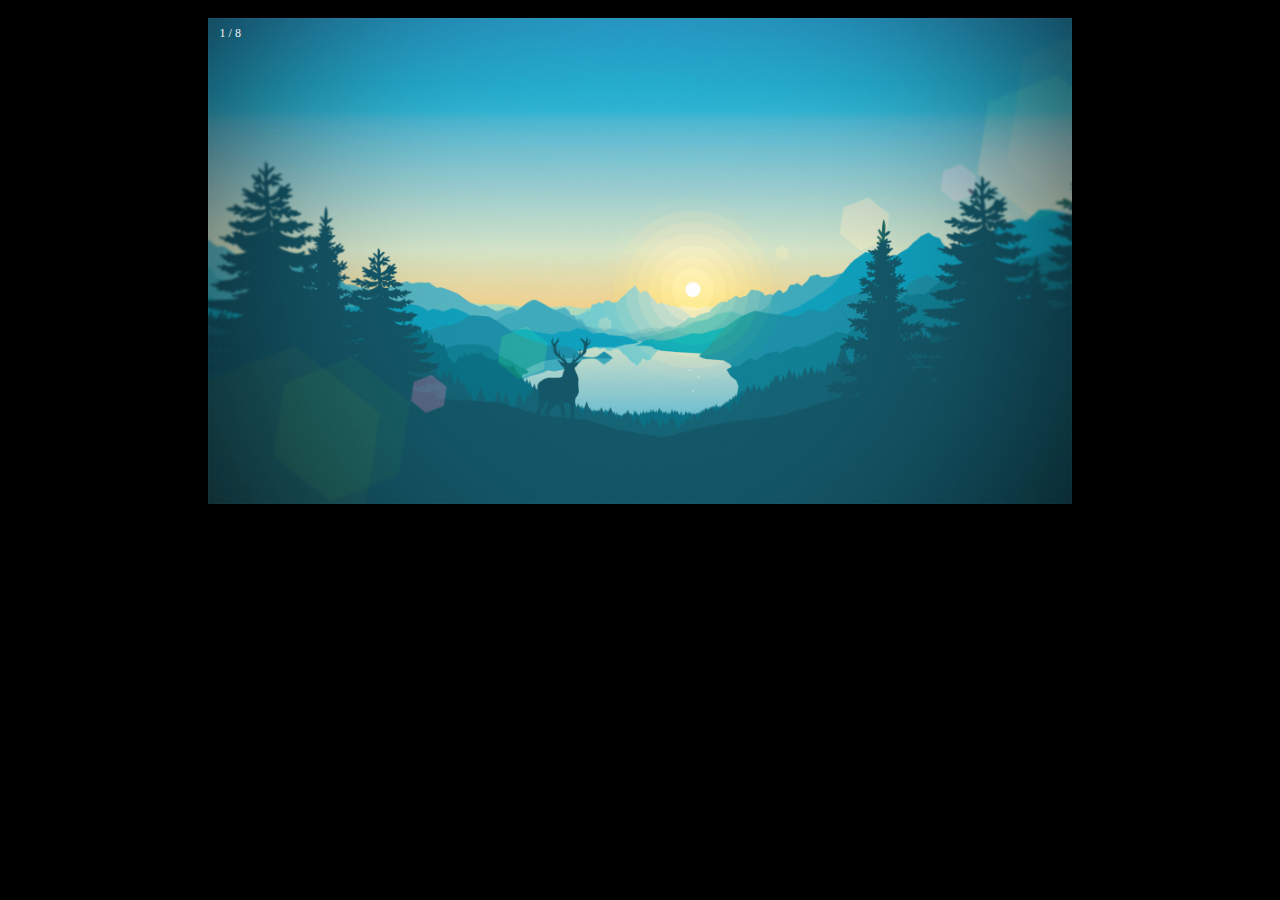
<file: guidedImagery.html>
<!DOCTYPE html>

<html>
	<head>
		<title></title>
		<script src="https://ajax.googleapis.com/ajax/libs/jquery/2.2.4/jquery.min.js"></script>
		<script type="text/javascript" src="./jquery.cycle2.js"></script>
		<style type="text/css">
* {box-sizing:border-box}

/* Slideshow container */
.slideshow-container {
  /*max-width: 1000px;*/
  max-width: 70%;
  max-height: 100%;
  position: relative;
  margin: auto;
  height: 738px;
}

/* Hide the images by default */
.mySlides {
    display: none;
}

/* Next & previous buttons */
.prev, .next {
  cursor: pointer;
  position: absolute;
  top: 50%;
  width: auto;
  margin-top: -22px;
  padding: 16px;
  color: white;
  font-weight: bold;
  font-size: 18px;
  transition: 0.6s ease;
  border-radius: 0 3px 3px 0;
}

/* Position the "next button" to the right */
.next {
  right: 0;
  border-radius: 3px 0 0 3px;
}

/* On hover, add a black background color with a little bit see-through */
.prev:hover, .next:hover {
  background-color: rgba(0,0,0,0.8);
}

/* Caption text */
.text {
  color: #f2f2f2;
  font-size: 15px;
  padding: 8px 12px;
  position: absolute;
  bottom: 8px;
  width: 100%;
  text-align: center;
}

/* Number text (1/3 etc) */
.numbertext {
  color: #f2f2f2;
  font-size: 12px;
  padding: 8px 12px;
  position: absolute;
  top: 0;
}

/* The dots/bullets/indicators */
.dot {
  cursor: pointer;
  height: 15px;
  width: 15px;
  margin: 0 2px;
  background-color: #bbb;
  border-radius: 50%;
  display: inline-block;
  transition: background-color 0.6s ease;
}

.active, .dot:hover {
  background-color: #717171;
}

/* Fading animation */
.fade {
  -webkit-animation-name: fade;
  -webkit-animation-duration: 4s;
  animation-name: fade;
  animation-duration: 4s;
}

@-webkit-keyframes fade {
  from {opacity: 0} 
  to {opacity: 1}
}

@keyframes fade {
  from {opacity: 0} 
  to {opacity: 1}
}


/*.....................*/
#element > div.mySlides {
  position: absolute;
  top: 10px;
  left: 10px;
  right: 10px;
  bottom: 10px;
}
		</style>
	</head>
	<body style="background-color: black">
		<!-- Slideshow container -->

		<div class="slideshow-container" id="element">
		<!-- <div class="cycle-slideshow" data-cycle-speed="7000" data-cycle-manual-speed="7000"> -->

		  <!-- Full-width images with number and caption text -->
		  <div class="mySlides fade">
		    <div class="numbertext">1 / 8</div>
		    <img src="./assets/vid_and_pic/img1.jpg" style="width:100%;">
		    <!-- <div class="text">Caption Text</div> -->
		  </div>



		  <div class="mySlides fade">
		    <div class="numbertext">2 / 8</div>
		    <img src="./assets/vid_and_pic/img2.jpg" style="width:100%">
		    <!-- <div class="text">Caption Two</div> -->
		  </div>



		  <div class="mySlides fade">
		    <div class="numbertext">3 / 8</div>
		    <img src="./assets/vid_and_pic/img3.jpg" style="width:100%">
		    <!-- <div class="text">Caption Three</div> -->
		  </div>



		  <div class="mySlides fade">
		    <div class="numbertext">4 / 8</div>
		    <img src="./assets/vid_and_pic/img4.jpg" style="width:100%">
		    <!-- <div class="text">Caption Three</div> -->
		  </div>



		  <div class="mySlides fade">
		    <div class="numbertext">5 / 8</div>
		    <img src="./assets/vid_and_pic/img5.jpg" style="width:100%">
		    <!-- <div class="text">Caption Three</div> -->
		  </div>



		  <div class="mySlides fade">
		    <div class="numbertext">6 / 8</div>
		    <img src="./assets/vid_and_pic/img6.jpg" style="width:100%">
		    <!-- <div class="text">Caption Three</div> -->
		  </div>



		  <div class="mySlides fade">
		    <div class="numbertext">7 / 8</div>
		    <img src="./assets/vid_and_pic/img7.jpg" style="width:100%">
		    <!-- <div class="text">Caption Three</div> -->
		  </div>
		  <div class="mySlides fade">
		    <div class="numbertext">8 / 8</div>
		    <img src="./assets/vid_and_pic/img8.jpg" style="width:100%">
		    <!-- <div class="text">Caption Three</div> -->
		  </div>
		  
		  <!-- Next and previous buttons -->
		  <!-- <a class="prev" onclick="plusSlides(-1)">&#10094;</a>
		  <a class="next" onclick="plusSlides(1)">&#10095;</a> -->
		</div>
		<br>
		<br>	
		<!--<p style="color:white;text-align: center">Copyright 2018 Alan Huang</p>-->

		<!-- The dots/circles -->
		<!-- <div style="text-align:center">
		  <span class="dot" onclick="currentSlide(1)"></span> 
		  <span class="dot" onclick="currentSlide(2)"></span> 
		  <span class="dot" onclick="currentSlide(3)"></span> 
		  <span class="dot" onclick="currentSlide(4)"></span> 
		  <span class="dot" onclick="currentSlide(5)"></span> 
		  <span class="dot" onclick="currentSlide(6)"></span> 
		  <span class="dot" onclick="currentSlide(7)"></span> 
		

		</div> -->
		<!-- <button id="go-button">Enable Full Screen</button> -->


<script type="text/javascript">
	var timingConfig={fadeinTime:7000,fadeoutTime:4000,scrollTime:4000,numOfImg:7};
	//scrolltime can not be shorter than fadeout time

		// $("#element > div:gt(0)").hide();
(function(){
	var i=2;
	setInterval(function() {
		// console.log(i);
		currentSlide(i);
	  
	  
	  i++;
	  if(i>timingConfig.numOfImg){
	  	i=1;
	  }
	  
	}, timingConfig.scrollTime);

	
})();

//.................................................

//set container's height of absolute child

// var biggestHeight = 0;
// // Loop through elements children to find & set the biggest height
// $(".slideshow-container>div>img").each(function(){
// 	console.log('aha!');
//  // If this elements height is bigger than the biggestHeight
//  if ($(this).height() > biggestHeight ) {
//    // Set the biggestHeight to this Height
//    biggestHeight = $(this).height();
//    console.log($(this).height);
//  }
// });
// console.log(biggestHeight);

// // Set the container height
// $(".slideshow-container").height(biggestHeight); 

//...................................................

var slideIndex = 1;
showSlides(slideIndex);

// Next/previous controls
function plusSlides(n) {
  showSlides(slideIndex += n);
}

// Thumbnail image controls
function currentSlide(n) {
  showSlides(slideIndex = n);
}

function showSlides(n) {
  var i;
  var slides = document.getElementsByClassName("mySlides");
  // var dots = document.getElementsByClassName("dot");
  if (n > slides.length) {slideIndex = 1} 
  if (n < 1) {slideIndex = slides.length}
  for (i = 0; i < slides.length; i++) {
      // slides[i].style.display = "none"; 
      $('.mySlides').eq(i).fadeOut(timingConfig.fadeoutTime);
      // console.log(i);

  }
  


  // for (i = 0; i < dots.length; i++) {
  //     dots[i].className = dots[i].className.replace(" active", "");
  // }
  slides[slideIndex-1].style.display = "block"; 
  // $('.mySlides').eq(slideIndex-1).fadein(timingConfig.fadeinTime);
  
  // dots[slideIndex-1].className += " active";
}
		</script>


		<script type="text/javascript">
    window.onload = maxWindow;

    function maxWindow() {
        window.moveTo(0, 0);


        if (document.all) {
            top.window.resizeTo(screen.availWidth, screen.availHeight);
        }

        else if (document.layers || document.getElementById) {
            if (top.window.outerHeight < screen.availHeight || top.window.outerWidth < screen.availWidth) {
                top.window.outerHeight = screen.availHeight;
                top.window.outerWidth = screen.availWidth;
            }
        }
    }

</script> 

<script>

/* Get into full screen */
function GoInFullscreen(element) {
	if(element.requestFullscreen)
		element.requestFullscreen();
	else if(element.mozRequestFullScreen)
		element.mozRequestFullScreen();
	else if(element.webkitRequestFullscreen)
		element.webkitRequestFullscreen();
	else if(element.msRequestFullscreen)
		element.msRequestFullscreen();
}

/* Get out of full screen */
function GoOutFullscreen() {
	if(document.exitFullscreen)
		document.exitFullscreen();
	else if(document.mozCancelFullScreen)
		document.mozCancelFullScreen();
	else if(document.webkitExitFullscreen)
		document.webkitExitFullscreen();
	else if(document.msExitFullscreen)
		document.msExitFullscreen();
}

/* Is currently in full screen or not */
function IsFullScreenCurrently() {
	var full_screen_element = document.fullscreenElement || document.webkitFullscreenElement || document.mozFullScreenElement || document.msFullscreenElement || null;
	
	// If no element is in full-screen
	if(full_screen_element === null)
		return false;
	else
		return true;
}

$("#go-button").on('click', function() {

	if(IsFullScreenCurrently())
		GoOutFullscreen();
	else
		GoInFullscreen($("#element").get(0));
});

// $( document ).ready(function() {
//     if(IsFullScreenCurrently())
// 		GoOutFullscreen();
// 	else
// 		GoInFullscreen($("#element").get(0));
// });

$(document).on('fullscreenchange webkitfullscreenchange mozfullscreenchange MSFullscreenChange', function() {
	if(IsFullScreenCurrently()) {
		$("#element span").text('Full Screen Mode Enabled');
		$("#go-button").text('Disable Full Screen');
	}
	else {
		$("#element span").text('Full Screen Mode Disabled');
		$("#go-button").text('Enable Full Screen');
	}
});

</script>
	</body>


</html>
</file>
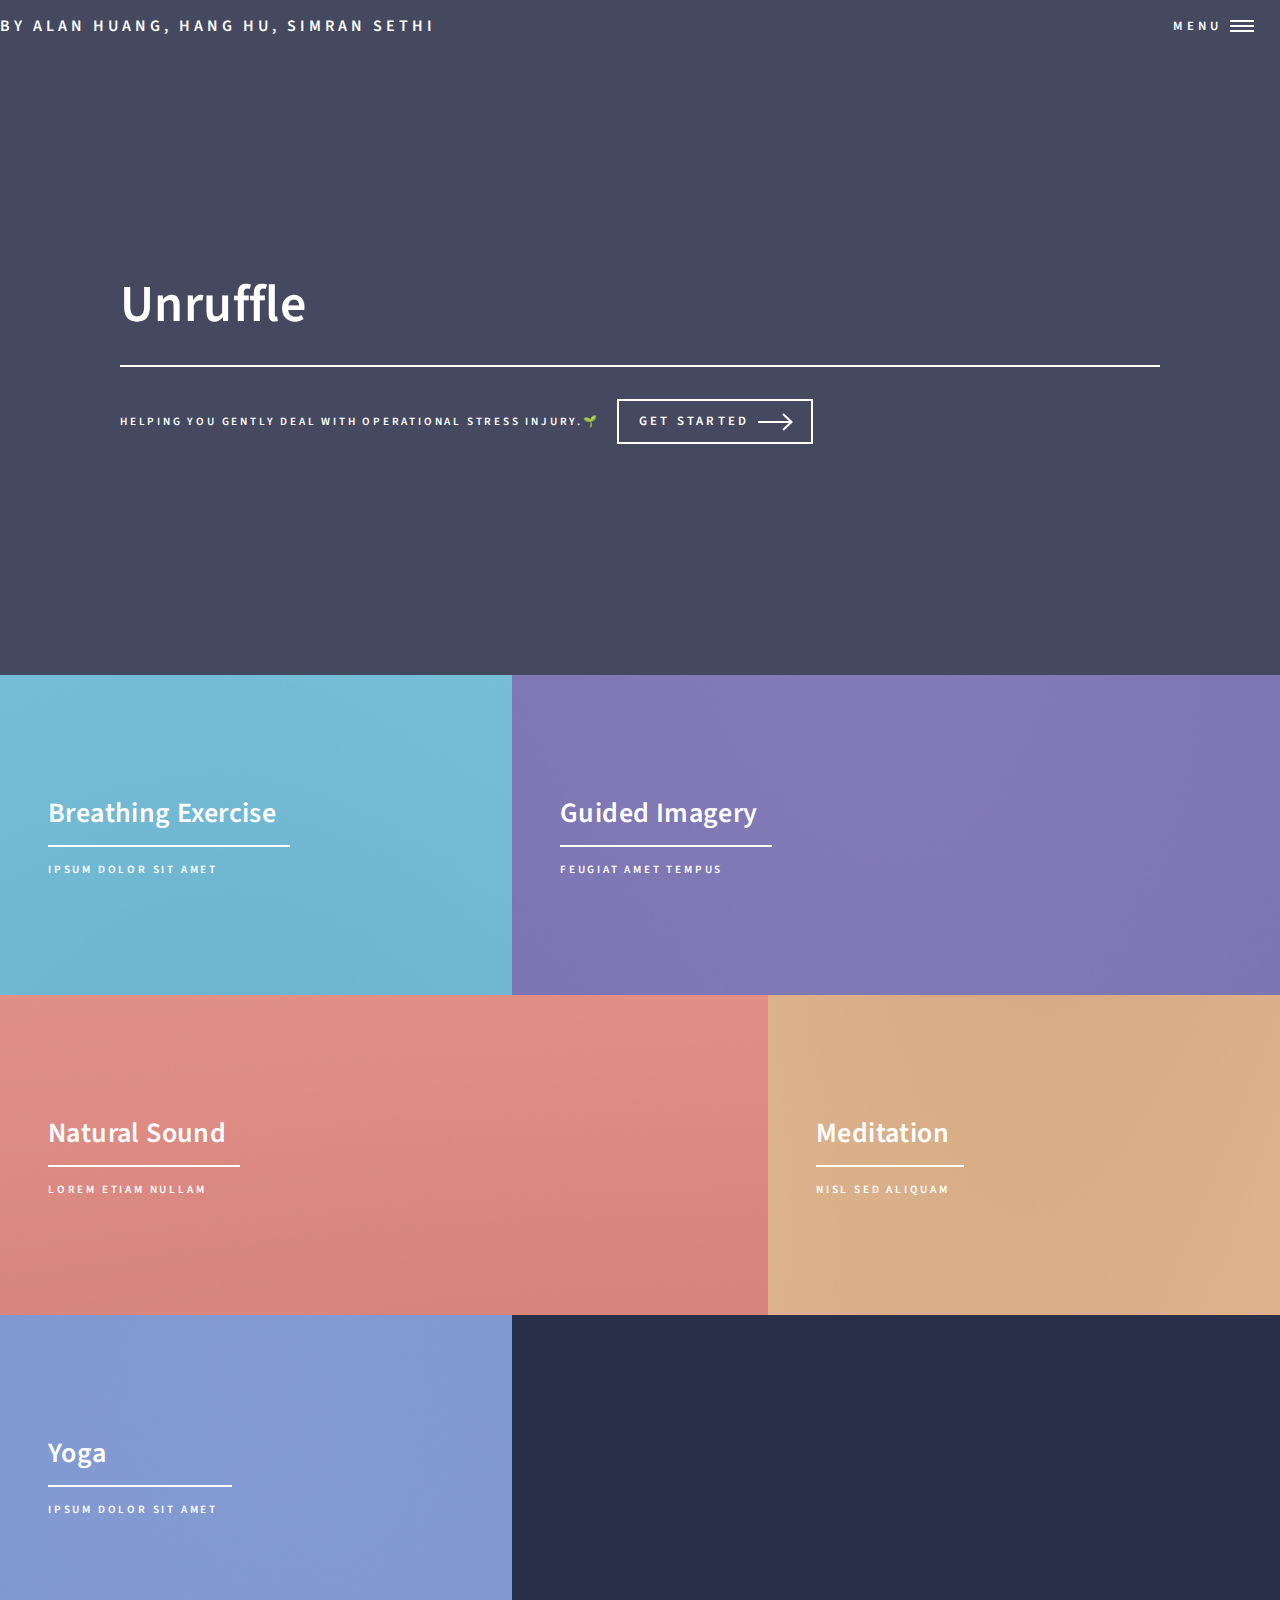
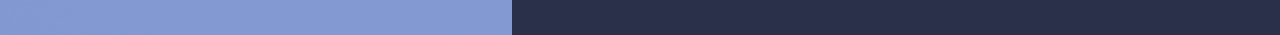
<file: index2.html>
<!DOCTYPE HTML>
<!--
	Unruffled by HTML5 UP
	html5up.net | @ajlkn
	Free for personal and commercial use under the CCA 3.0 license (html5up.net/license)
-->
<html>
	<head>
		<title>Unruffled by HTML5 UP</title>
		<meta charset="utf-8" />
		<meta name="viewport" content="width=device-width, initial-scale=1, user-scalable=no" />
		<link rel="stylesheet" href="assets/css/main.css" />
		<noscript><link rel="stylesheet" href="assets/css/noscript.css" /></noscript>
		<link rel="stylesheet" href="assets/css/index.css">
	</head>
	<body class="is-preload">

		<!-- Wrapper -->
			<div id="wrapper">

				<!-- Header -->
					<header id="header" class="alt">
						<span >by Alan Huang, Hang Hu, Simran Sethi</span></a>
						<!-- <a href="index.html" class="logo"><strong><img src="./unruffle-logo.png" alt=""></strong> <span>By Team Unruffle</span></a> -->
						<!-- <a href="index.html" class=""><strong><img src="./assets/vid_and_pic/unruffle-logo.png" alt="">by Alan Huang, Hang Hu, Simran Sethi</strong></a> -->
						<nav>
							<a href="#menu">Menu</a>
						</nav>
					</header>

				<!-- Menu -->
					<nav id="menu">
						<ul class="links">
							<li><a href="index.html">Home</a></li>
							<li><a href="landing.html">Landing</a></li>
							<li><a href="generic.html">Generic</a></li>
							<li><a href="elements.html">Elements</a></li>
						</ul>
						<ul class="actions stacked">
							<li><a href="#" class="button primary fit">Get Started</a></li>
							<li><a href="#" class="button fit">Log In</a></li>
						</ul>
					</nav>

				<!-- Banner -->
					<section id="banner" class="major">
						<div class="inner">
							<header class="major">
								<h1>Unruffle</h1>
							</header>
							<div class="content">
								<p>Helping you gently deal with operational stress injury.🌱</p>
								<ul class="actions">
									<li><a href="#one" class="button next scrolly">Get Started</a></li>
								</ul>
							</div>
						</div>
					</section>

				<!-- Main -->
					<div id="main">

						<!-- One -->
							<section id="one" class="tiles">
								<article>
									<span class="image">
										<img src="images/pic01.jpg" alt="" />
									</span>
									<header class="major">
										<h3><a href="breathingExercise.html" class="link">Breathing Exercise</a></h3>
										<p>Ipsum dolor sit amet</p>
									</header>
								</article>
								<article>
									<span class="image">
										<img src="images/pic02.jpg" alt="" />
									</span>
									<header class="major">
										<h3><a href="guidedImagery.html" class="link">Guided Imagery</a></h3>
										<p>feugiat amet tempus</p>
									</header>
								</article>
								<article>
									<span class="image">
										<img src="images/pic03.jpg" alt="" />
									</span>
									<header class="major">
										<h3><a href="naturalsound.html" class="link">Natural Sound</a></h3>
										<p>Lorem etiam nullam</p>
									</header>
								</article>
								<article>
									<span class="image">
										<img src="images/pic04.jpg" alt="" />
									</span>
									<header class="major">
										<h3><a href="meditation.html" class="link">Meditation</a></h3>
										<p>Nisl sed aliquam</p>
									</header>
								</article>
								<article>
									<span class="image">
										<img src="images/pic05.jpg" alt="" />
									</span>
									<header class="major">
										<h3><a href="yoga.html" class="link">Yoga</a></h3>
										<p>Ipsum dolor sit amet</p>
									</header>
								</article>
								
							</section>

					

					</div>

				<!-- Contact -->
					<!-- <section id="contact">
						<div class="inner">
							<section>
								<form method="post" action="#">
									<div class="fields">
										<div class="field half">
											<label for="name">Name</label>
											<input type="text" name="name" id="name" />
										</div>
										<div class="field half">
											<label for="email">Email</label>
											<input type="text" name="email" id="email" />
										</div>
										<div class="field">
											<label for="message">Message</label>
											<textarea name="message" id="message" rows="6"></textarea>
										</div>
									</div>
									<ul class="actions">
										<li><input type="submit" value="Send Message" class="primary" /></li>
										<li><input type="reset" value="Clear" /></li>
									</ul>
								</form>
							</section>
							<section class="split">
								<section>
									<div class="contact-method">
										<span class="icon alt fa-envelope"></span>
										<h3>Email</h3>
										<a href="#">information@untitled.tld</a>
									</div>
								</section>
								<section>
									<div class="contact-method">
										<span class="icon alt fa-phone"></span>
										<h3>Phone</h3>
										<span>(000) 000-0000 x12387</span>
									</div>
								</section>
								<section>
									<div class="contact-method">
										<span class="icon alt fa-home"></span>
										<h3>Address</h3>
										<span>1234 Somewhere Road #5432<br />
										Nashville, TN 00000<br />
										United States of America</span>
									</div>
								</section>
							</section>
						</div>
					</section> -->

				<!-- Footer -->
					<!-- <footer id="footer">
						<div class="inner">
							<ul class="icons">
								<li><a href="#" class="icon alt fa-twitter"><span class="label">Twitter</span></a></li>
								<li><a href="#" class="icon alt fa-facebook"><span class="label">Facebook</span></a></li>
								<li><a href="#" class="icon alt fa-instagram"><span class="label">Instagram</span></a></li>
								<li><a href="#" class="icon alt fa-github"><span class="label">GitHub</span></a></li>
								<li><a href="#" class="icon alt fa-linkedin"><span class="label">LinkedIn</span></a></li>
							</ul>
							<ul class="copyright">
								<li>&copy; Untitled</li><li>Design: <a href="https://html5up.net">HTML5 UP</a></li>
							</ul>
						</div>
					</footer> -->

			</div>

		<!-- Scripts -->
			<script src="assets/js/jquery.min.js"></script>
			<script src="assets/js/jquery.scrolly.min.js"></script>
			<script src="assets/js/jquery.scrollex.min.js"></script>
			<script src="assets/js/browser.min.js"></script>
			<script src="assets/js/breakpoints.min.js"></script>
			<script src="assets/js/util.js"></script>
			<script src="assets/js/main.js"></script>

	</body>
</html>
</file>
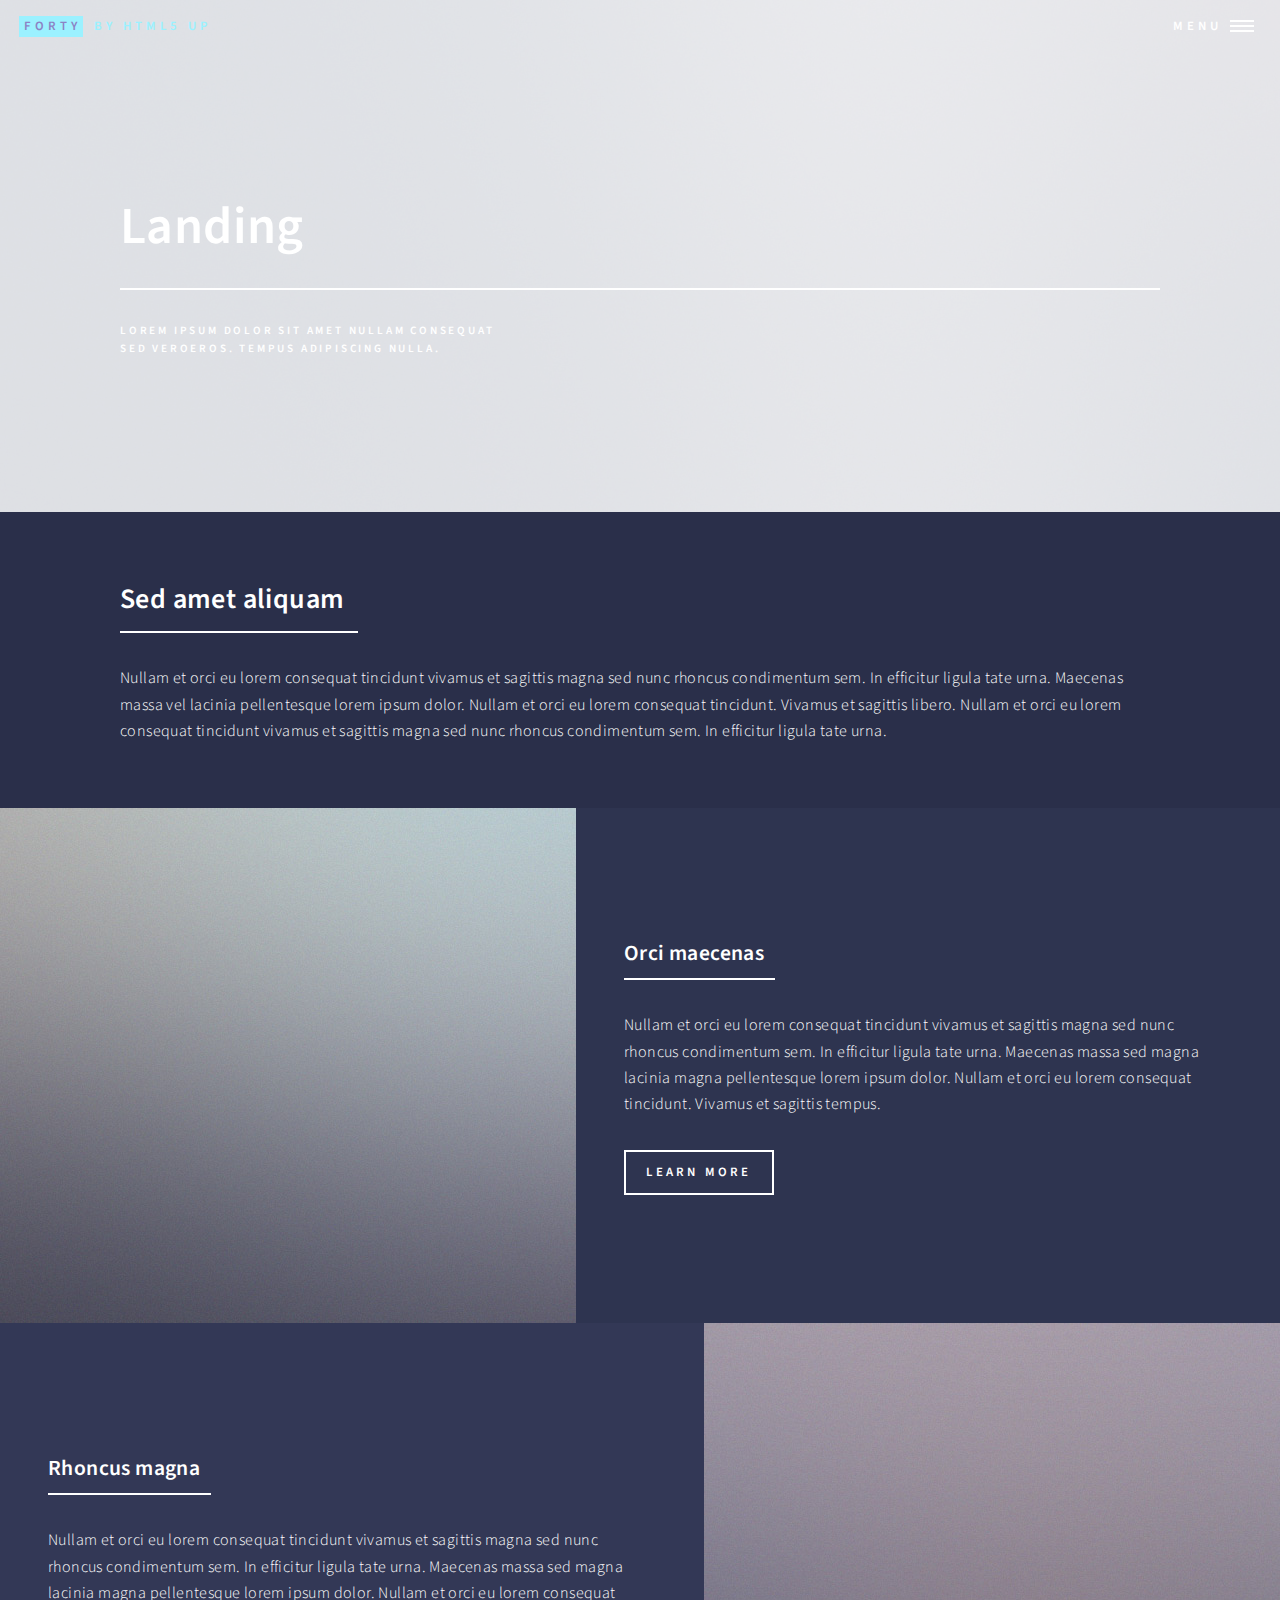
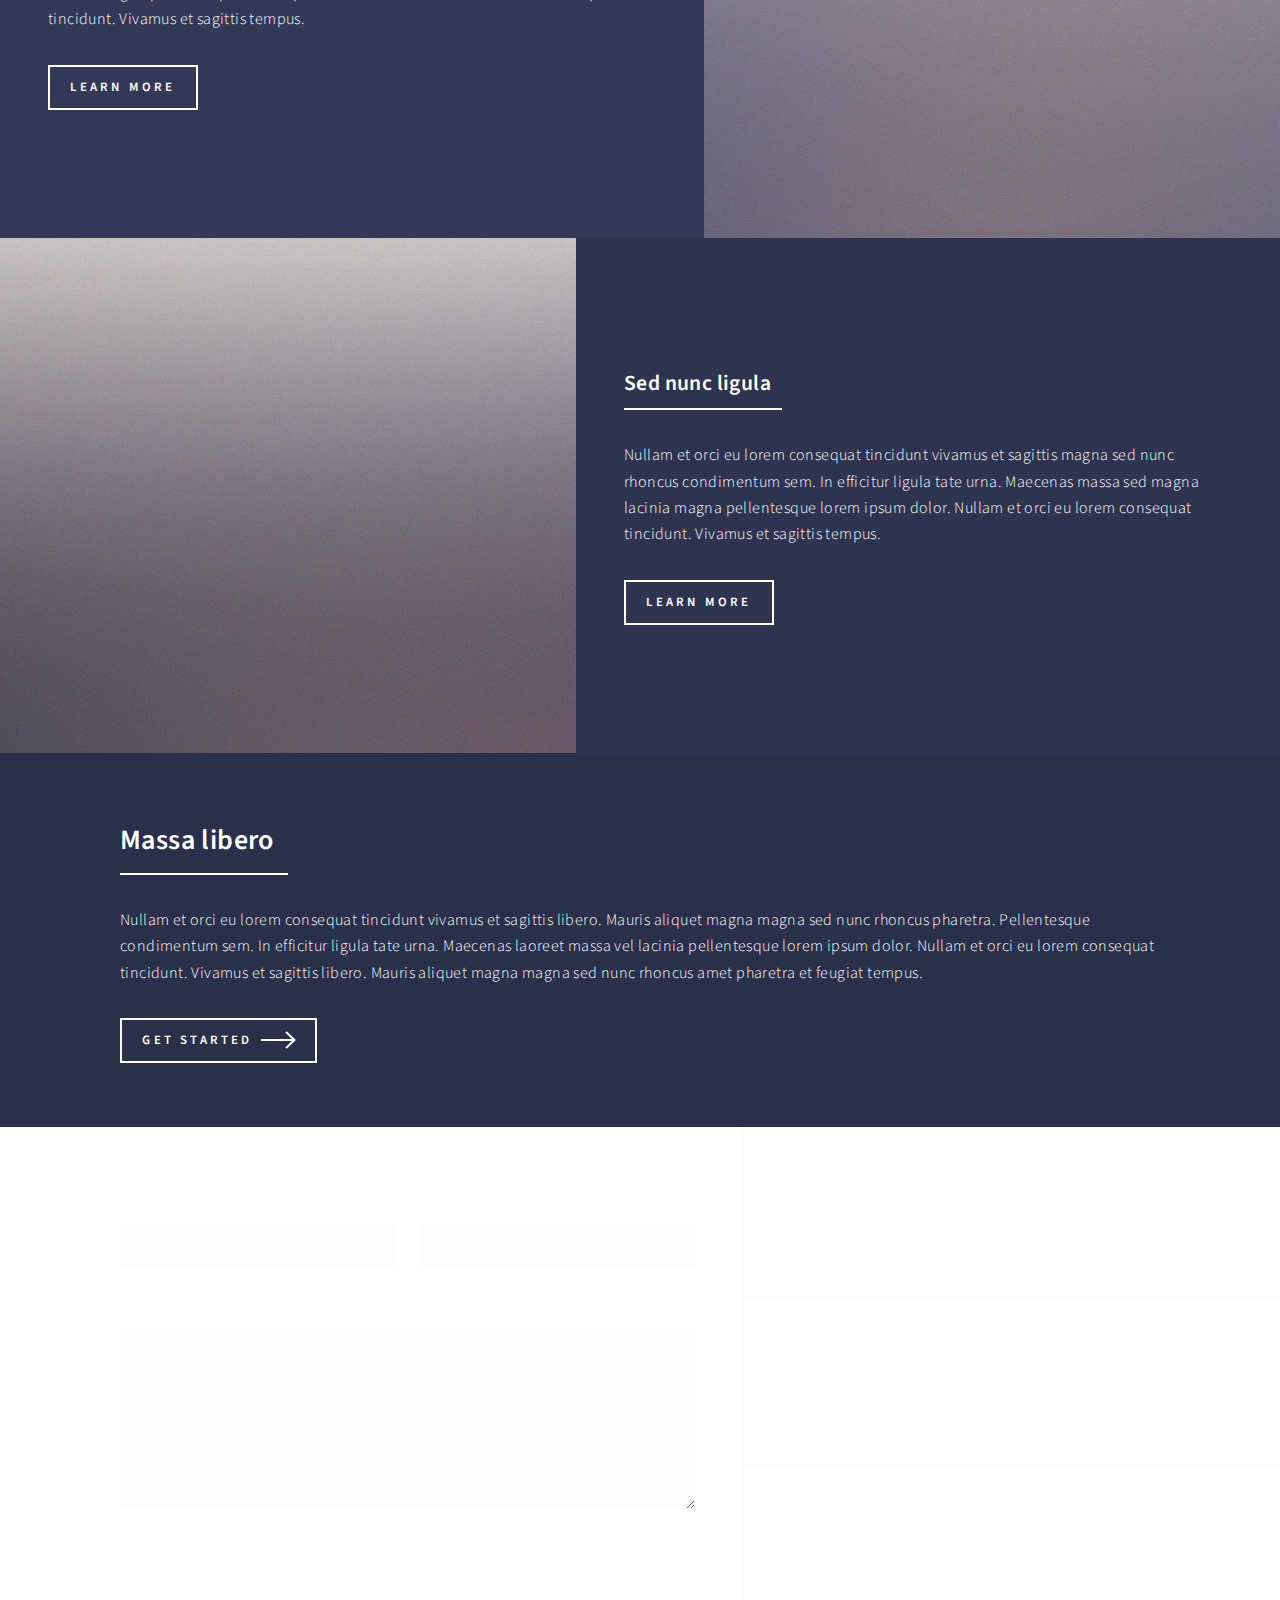
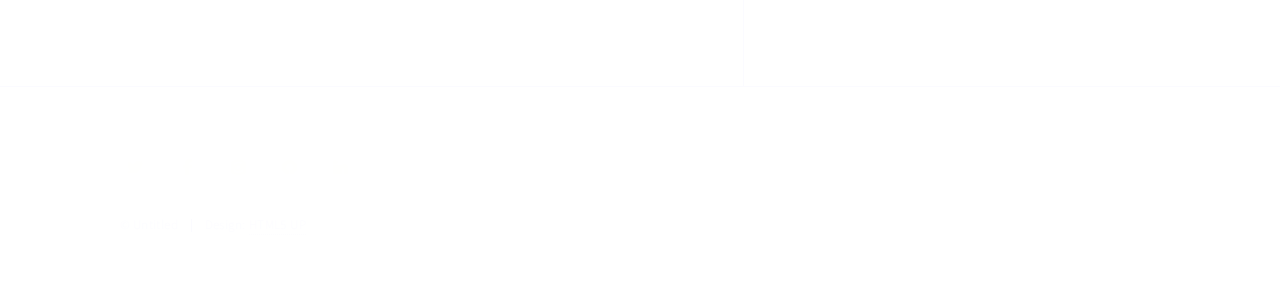
<file: landing.html>
<!DOCTYPE HTML>
<!--
	Forty by HTML5 UP
	html5up.net | @ajlkn
	Free for personal and commercial use under the CCA 3.0 license (html5up.net/license)
-->
<html>
	<head>
		<title>Landing - Forty by HTML5 UP</title>
		<meta charset="utf-8" />
		<meta name="viewport" content="width=device-width, initial-scale=1, user-scalable=no" />
		<link rel="stylesheet" href="assets/css/main.css" />
		<noscript><link rel="stylesheet" href="assets/css/noscript.css" /></noscript>
	</head>
	<body class="is-preload">

		<!-- Wrapper -->
			<div id="wrapper">

				<!-- Header -->
				<!-- Note: The "styleN" class below should match that of the banner element. -->
					<header id="header" class="alt style2">
						<a href="index.html" class="logo"><strong>Forty</strong> <span>by HTML5 UP</span></a>
						<nav>
							<a href="#menu">Menu</a>
						</nav>
					</header>

				<!-- Menu -->
					<nav id="menu">
						<ul class="links">
							<li><a href="index.html">Home</a></li>
							<li><a href="landing.html">Landing</a></li>
							<li><a href="generic.html">Generic</a></li>
							<li><a href="elements.html">Elements</a></li>
						</ul>
						<ul class="actions stacked">
							<li><a href="#" class="button primary fit">Get Started</a></li>
							<li><a href="#" class="button fit">Log In</a></li>
						</ul>
					</nav>

				<!-- Banner -->
				<!-- Note: The "styleN" class below should match that of the header element. -->
					<section id="banner" class="style2">
						<div class="inner">
							<span class="image">
								<img src="images/pic07.jpg" alt="" />
							</span>
							<header class="major">
								<h1>Landing</h1>
							</header>
							<div class="content">
								<p>Lorem ipsum dolor sit amet nullam consequat<br />
								sed veroeros. tempus adipiscing nulla.</p>
							</div>
						</div>
					</section>

				<!-- Main -->
					<div id="main">

						<!-- One -->
							<section id="one">
								<div class="inner">
									<header class="major">
										<h2>Sed amet aliquam</h2>
									</header>
									<p>Nullam et orci eu lorem consequat tincidunt vivamus et sagittis magna sed nunc rhoncus condimentum sem. In efficitur ligula tate urna. Maecenas massa vel lacinia pellentesque lorem ipsum dolor. Nullam et orci eu lorem consequat tincidunt. Vivamus et sagittis libero. Nullam et orci eu lorem consequat tincidunt vivamus et sagittis magna sed nunc rhoncus condimentum sem. In efficitur ligula tate urna.</p>
								</div>
							</section>

						<!-- Two -->
							<section id="two" class="spotlights">
								<section>
									<a href="generic.html" class="image">
										<img src="images/pic08.jpg" alt="" data-position="center center" />
									</a>
									<div class="content">
										<div class="inner">
											<header class="major">
												<h3>Orci maecenas</h3>
											</header>
											<p>Nullam et orci eu lorem consequat tincidunt vivamus et sagittis magna sed nunc rhoncus condimentum sem. In efficitur ligula tate urna. Maecenas massa sed magna lacinia magna pellentesque lorem ipsum dolor. Nullam et orci eu lorem consequat tincidunt. Vivamus et sagittis tempus.</p>
											<ul class="actions">
												<li><a href="generic.html" class="button">Learn more</a></li>
											</ul>
										</div>
									</div>
								</section>
								<section>
									<a href="generic.html" class="image">
										<img src="images/pic09.jpg" alt="" data-position="top center" />
									</a>
									<div class="content">
										<div class="inner">
											<header class="major">
												<h3>Rhoncus magna</h3>
											</header>
											<p>Nullam et orci eu lorem consequat tincidunt vivamus et sagittis magna sed nunc rhoncus condimentum sem. In efficitur ligula tate urna. Maecenas massa sed magna lacinia magna pellentesque lorem ipsum dolor. Nullam et orci eu lorem consequat tincidunt. Vivamus et sagittis tempus.</p>
											<ul class="actions">
												<li><a href="generic.html" class="button">Learn more</a></li>
											</ul>
										</div>
									</div>
								</section>
								<section>
									<a href="generic.html" class="image">
										<img src="images/pic10.jpg" alt="" data-position="25% 25%" />
									</a>
									<div class="content">
										<div class="inner">
											<header class="major">
												<h3>Sed nunc ligula</h3>
											</header>
											<p>Nullam et orci eu lorem consequat tincidunt vivamus et sagittis magna sed nunc rhoncus condimentum sem. In efficitur ligula tate urna. Maecenas massa sed magna lacinia magna pellentesque lorem ipsum dolor. Nullam et orci eu lorem consequat tincidunt. Vivamus et sagittis tempus.</p>
											<ul class="actions">
												<li><a href="generic.html" class="button">Learn more</a></li>
											</ul>
										</div>
									</div>
								</section>
							</section>

						<!-- Three -->
							<section id="three">
								<div class="inner">
									<header class="major">
										<h2>Massa libero</h2>
									</header>
									<p>Nullam et orci eu lorem consequat tincidunt vivamus et sagittis libero. Mauris aliquet magna magna sed nunc rhoncus pharetra. Pellentesque condimentum sem. In efficitur ligula tate urna. Maecenas laoreet massa vel lacinia pellentesque lorem ipsum dolor. Nullam et orci eu lorem consequat tincidunt. Vivamus et sagittis libero. Mauris aliquet magna magna sed nunc rhoncus amet pharetra et feugiat tempus.</p>
									<ul class="actions">
										<li><a href="generic.html" class="button next">Get Started</a></li>
									</ul>
								</div>
							</section>

					</div>

				<!-- Contact -->
					<section id="contact">
						<div class="inner">
							<section>
								<form method="post" action="#">
									<div class="fields">
										<div class="field half">
											<label for="name">Name</label>
											<input type="text" name="name" id="name" />
										</div>
										<div class="field half">
											<label for="email">Email</label>
											<input type="text" name="email" id="email" />
										</div>
										<div class="field">
											<label for="message">Message</label>
											<textarea name="message" id="message" rows="6"></textarea>
										</div>
									</div>
									<ul class="actions">
										<li><input type="submit" value="Send Message" class="primary" /></li>
										<li><input type="reset" value="Clear" /></li>
									</ul>
								</form>
							</section>
							<section class="split">
								<section>
									<div class="contact-method">
										<span class="icon alt fa-envelope"></span>
										<h3>Email</h3>
										<a href="#">information@untitled.tld</a>
									</div>
								</section>
								<section>
									<div class="contact-method">
										<span class="icon alt fa-phone"></span>
										<h3>Phone</h3>
										<span>(000) 000-0000 x12387</span>
									</div>
								</section>
								<section>
									<div class="contact-method">
										<span class="icon alt fa-home"></span>
										<h3>Address</h3>
										<span>1234 Somewhere Road #5432<br />
										Nashville, TN 00000<br />
										United States of America</span>
									</div>
								</section>
							</section>
						</div>
					</section>

				<!-- Footer -->
					<footer id="footer">
						<div class="inner">
							<ul class="icons">
								<li><a href="#" class="icon alt fa-twitter"><span class="label">Twitter</span></a></li>
								<li><a href="#" class="icon alt fa-facebook"><span class="label">Facebook</span></a></li>
								<li><a href="#" class="icon alt fa-instagram"><span class="label">Instagram</span></a></li>
								<li><a href="#" class="icon alt fa-github"><span class="label">GitHub</span></a></li>
								<li><a href="#" class="icon alt fa-linkedin"><span class="label">LinkedIn</span></a></li>
							</ul>
							<ul class="copyright">
								<li>&copy; Untitled</li><li>Design: <a href="https://html5up.net">HTML5 UP</a></li>
							</ul>
						</div>
					</footer>

			</div>

		<!-- Scripts -->
			<script src="assets/js/jquery.min.js"></script>
			<script src="assets/js/jquery.scrolly.min.js"></script>
			<script src="assets/js/jquery.scrollex.min.js"></script>
			<script src="assets/js/browser.min.js"></script>
			<script src="assets/js/breakpoints.min.js"></script>
			<script src="assets/js/util.js"></script>
			<script src="assets/js/main.js"></script>

	</body>
</html>
</file>
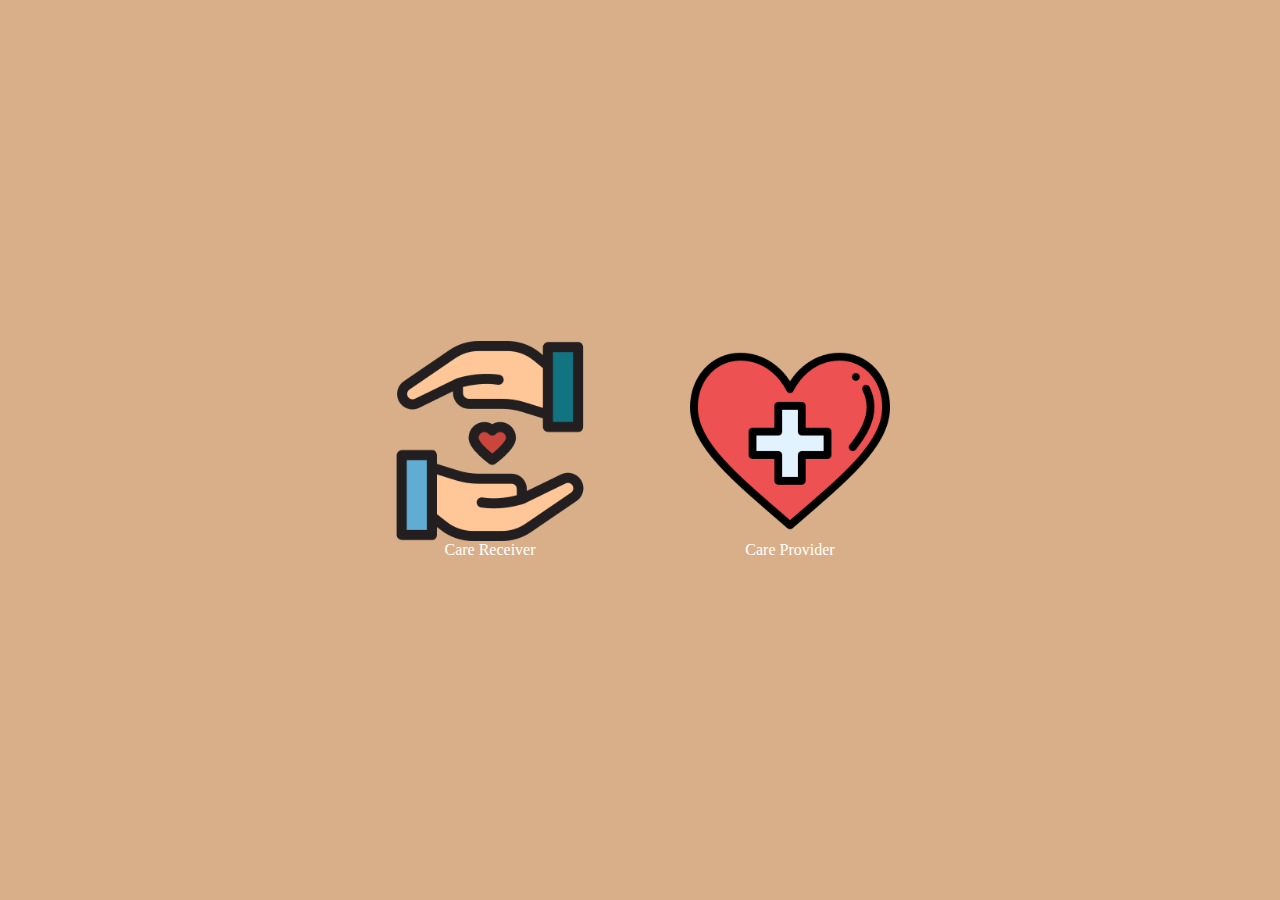
<file: login.html>
<html>
	<head>
		<style>
			/*.thumb{
				display: inline-block;
				margin-right: 10px;
				margin-bottom: 10px;
			}
			.thumb img{
				width: 180px;
			    height: 180px;
			    object-fit: cover;
			}
			.center{
				position: fixed;
			   top: 50%;
			   left: 50%;
			   transform: translate(-50%, -50%);
			}*/
			body {
				background-color: #D9AF89;
				display: flex;
				justify-content: center;/*horizontally*/
    			align-items: center;/*vertically*/

			}
			.center {
				/*width: 80%;*/
				/*margin: 0 auto;*/
				text-align: center;
				display: flex;
				justify-content: center;/*horizontally*/
    			align-items: center;/*vertically*/
			}
			.thumb {
				

			}
			.thumb img {
				width: 200px;
				height: 200px;
				display: inline;
				object-fit: cover;
			}
			.user {
				display: block;
				background-color: #6FB6CF;
				height: 50px;
				font-size: 30px;
			}
			a:-webkit-any-link {
				text-decoration-line: none;
				color: white;
			}
		</style>
	</head>
	<body style="">
		
		<div class="center">
			<div class='thumb'>
				<a href="./login2.html">
					<img src="./assets/vid_and_pic/care.png" alt="">
					<br>
					<div>Care Receiver</div>
				</a>
			</div>
			<span style="width:100px"></span>
			<div class="thumb">
				<a href="./dashboard.html">
					<img src="./assets/vid_and_pic/health.png" alt="">
					<br>
					<div>Care Provider</div>
				</a>
				
			</div>
			
		</div>
	</body>
</html>
</file>
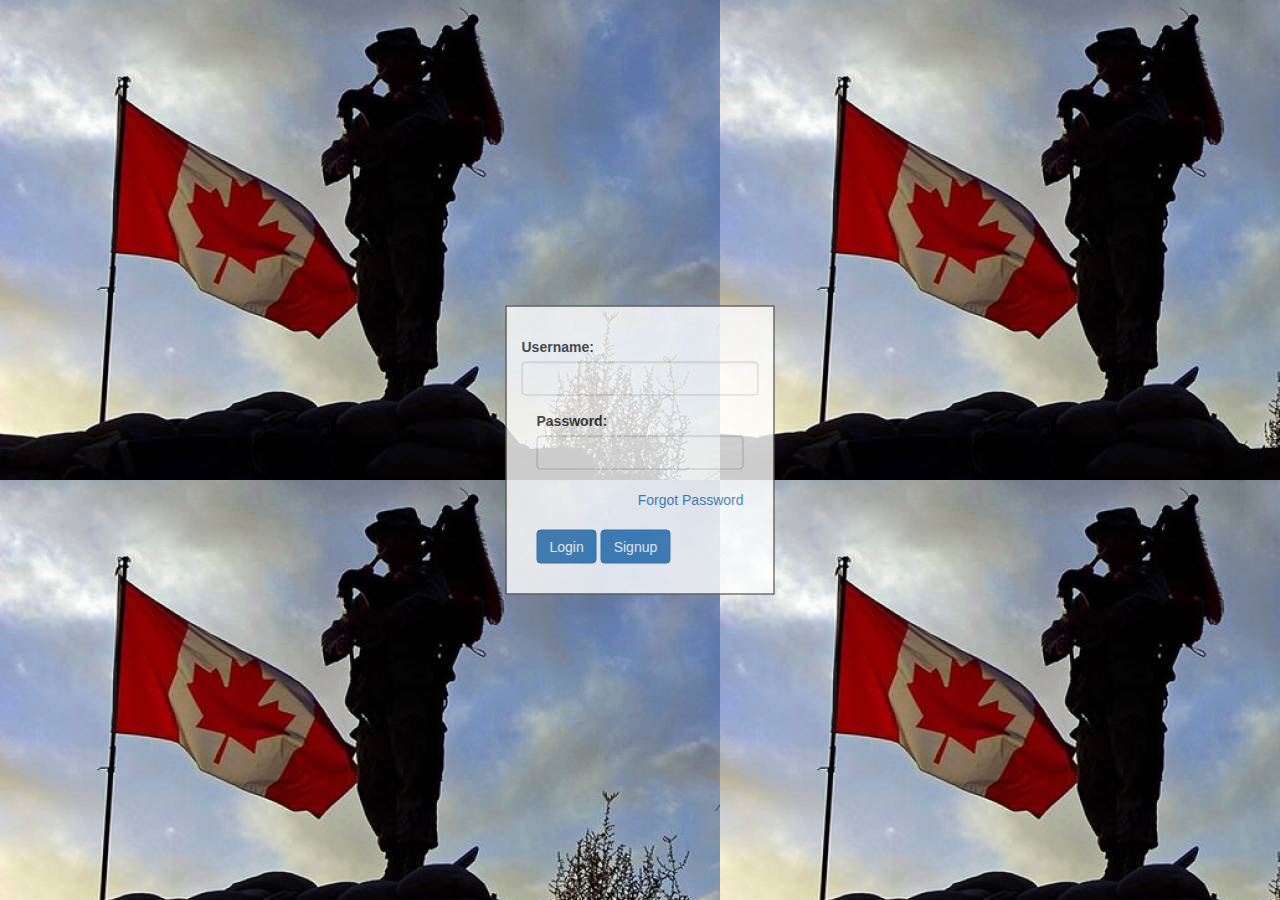
<file: login2.html>
<html>
	<head>
		<style>
			
			.center{
				position: absolute;
			   top: 50%;
			   left: 50%;
			   transform: translate(-50%,-50%);
			}
		</style>
		<!-- Latest compiled and minified CSS -->
<link rel="stylesheet" href="https://maxcdn.bootstrapcdn.com/bootstrap/3.3.7/css/bootstrap.min.css">

<!-- jQuery library -->
<script src="https://ajax.googleapis.com/ajax/libs/jquery/3.3.1/jquery.min.js"></script>

<!-- Latest compiled JavaScript -->
<script src="https://maxcdn.bootstrapcdn.com/bootstrap/3.3.7/js/bootstrap.min.js"></script>
	</head>
	<body style="background-image:url('./assets/vid_and_pic/veteran2.jpg')">
		
		<div class="center form-horizontal" style="border:1px solid black;background-color:white;opacity:0.8;padding:30px">
			<div class="form-group">
				<label for="" class="form-label">Username:</label>
				<input type="text" name="username" class="form-control">
			</div>
			<div>
				<label class="form-label" for="">Password:</label>
				<input type="text" name="password" class="form-control">

			</div>
			<br>
			<div style="text-align:right">
				<a href="javascript:;">Forgot Password</a>
			</div>
			<br>
			
			<div>
				<a href="./survey.html" class="btn btn-primary">Login</a>
				<button class="btn btn-primary">Signup</button>
			</div>
			
			
			
		</div>
	</body>
</html>
</file>
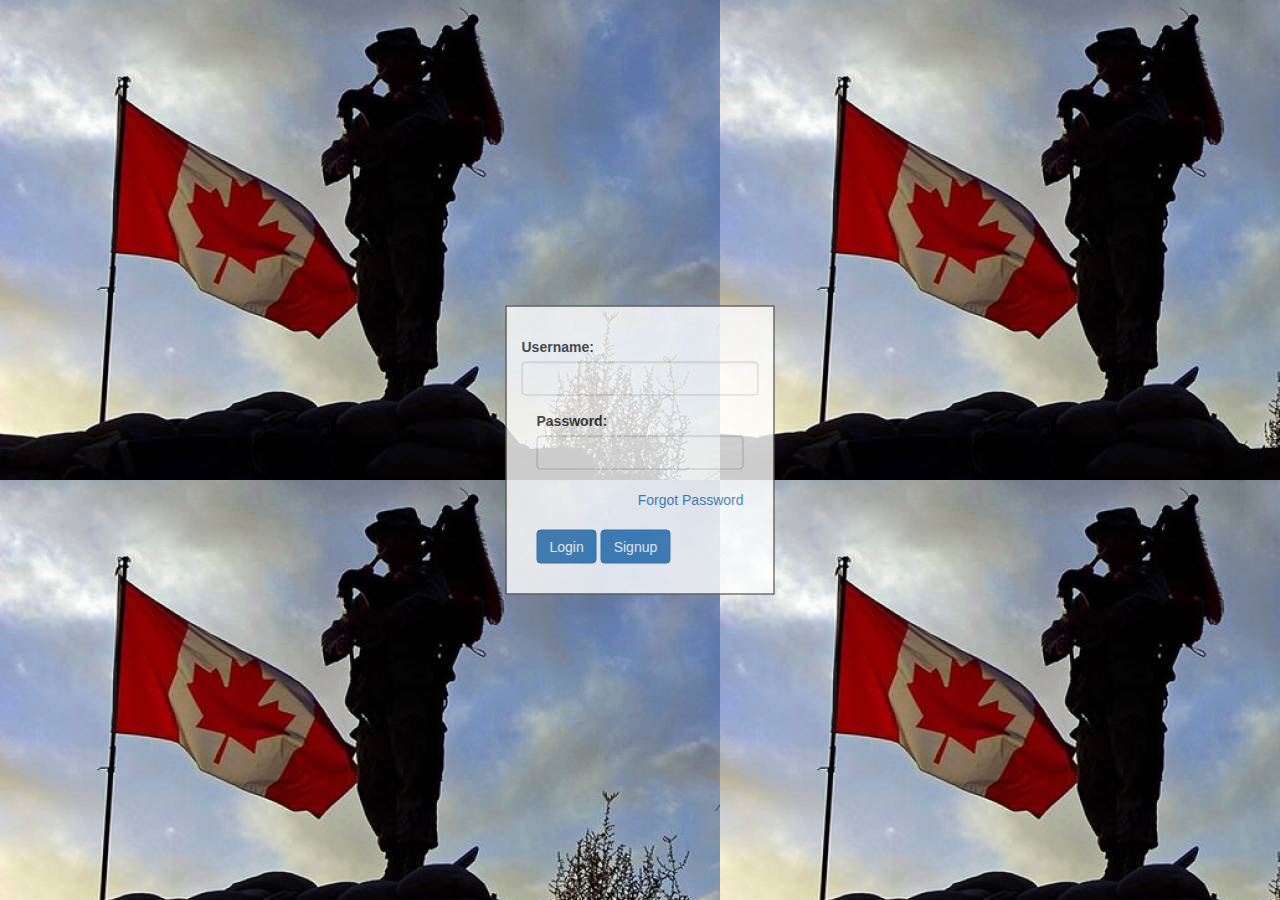
<file: login_physician.html>
<html>
	<head>
		<style>
			
			.center{
				position: absolute;
			   top: 50%;
			   left: 50%;
			   transform: translate(-50%,-50%);
			}
		</style>
		<!-- Latest compiled and minified CSS -->
<link rel="stylesheet" href="https://maxcdn.bootstrapcdn.com/bootstrap/3.3.7/css/bootstrap.min.css">

<!-- jQuery library -->
<script src="https://ajax.googleapis.com/ajax/libs/jquery/3.3.1/jquery.min.js"></script>

<!-- Latest compiled JavaScript -->
<script src="https://maxcdn.bootstrapcdn.com/bootstrap/3.3.7/js/bootstrap.min.js"></script>
	</head>
	<body style="background-image:url('./assets/vid_and_pic/veteran2.jpg')">
		
		<div class="center form-horizontal" style="border:1px solid black;background-color:white;opacity:0.8;padding:30px">
			<div class="form-group">
				<label for="" class="form-label">Username:</label>
				<input type="text" name="username" class="form-control">
			</div>
			<div>
				<label class="form-label" for="">Password:</label>
				<input type="text" name="password" class="form-control">

			</div>
			<br>
			<div style="text-align:right">
				<a href="javascript:;">Forgot Password</a>
			</div>
			<br>
			
			<div>
				<a href="./dashboard.html" class="btn btn-primary">Login</a>
				<button class="btn btn-primary">Signup</button>
			</div>
			
			
			
		</div>
	</body>
</html>
</file>
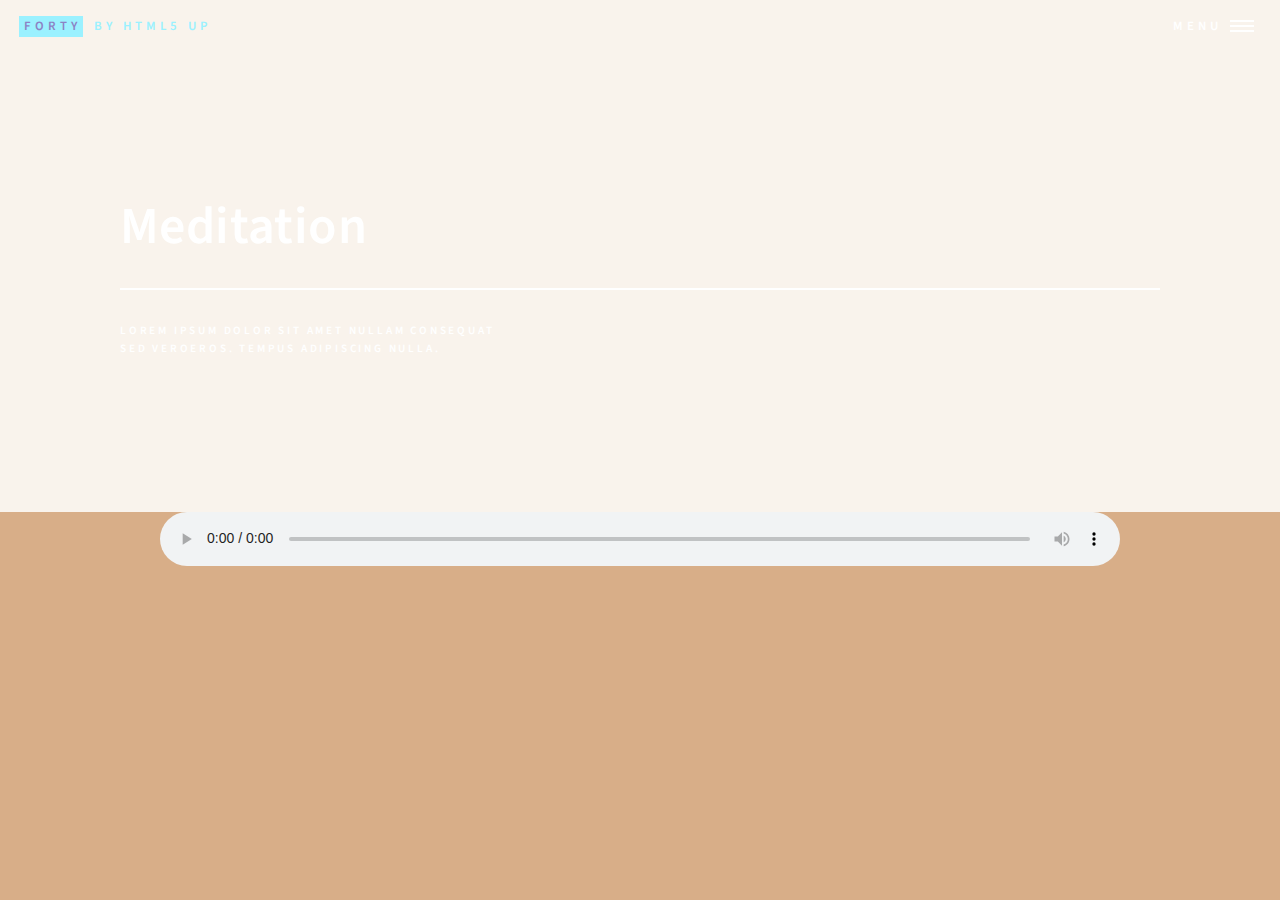
<file: meditation.html>
<!DOCTYPE html>
<html>

<head>
    <!-- <meta http-equiv="X-UA-Compatible" content="IE=edge"> -->
    <meta charset="utf-8" />
    <meta name="viewport" content="width=device-width, initial-scale=1, user-scalable=no" />
    <link rel="stylesheet" href="assets/css/main.css" />
    <noscript>
        <link rel="stylesheet" href="assets/css/noscript.css" />
    </noscript>
    <title>Meditation</title>
    <link rel="stylesheet" href="./assets/css/meditation.css">
    <script href='./assets/js/meditation.js'></script>
</head>

<body class="is-preload">
    <!-- Wrapper -->
    <div id="wrapper">
        <!-- Header -->
        <!-- Note: The "styleN" class below should match that of the banner element. -->
        <header id="header" class="alt style2">
            <a href="index.html" class="logo"><strong>Forty</strong> <span>by HTML5 UP</span></a>
            <nav>
                <a href="#menu">Menu</a>
            </nav>
        </header>
        <!-- Menu -->
        <nav id="menu">
            <ul class="links">
                <li><a href="index.html">Home</a></li>
                <li><a href="landing.html">Landing</a></li>
                <li><a href="generic.html">Generic</a></li>
                <li><a href="elements.html">Elements</a></li>
            </ul>
            <ul class="actions stacked">
                <li><a href="#" class="button primary fit">Get Started</a></li>
                <li><a href="#" class="button fit">Log In</a></li>
            </ul>
        </nav>
        <!-- Note: The "styleN" class below should match that of the header element. -->
        <section id="banner" class="style2">
            <div class="inner">
                <!-- <span class="image">
                                <img src="images/pic07.jpg" alt="" />
                            </span> -->
                <header class="major">
                    <h1>Meditation</h1>
                </header>
                <div class="content">
                    <p>Lorem ipsum dolor sit amet nullam consequat
                        <br /> sed veroeros. tempus adipiscing nulla.</p>
                </div>
            </div>

        </section>
        <div id='musicplayer'>
            <audio id="player" controls autoplay>
                <source src="https://drive.google.com/open?id=1dteWx2indF7o_lcdTtCfKPZMu2sOYrwY" type="audio/mp3">

                <!-- <source src="https://cdn.plyr.io/static/demo/Kishi_Bashi_-_It_All_Began_With_a_Burst.mp3" type="audio/mp3"> -->
                <!-- <source src="https://cdn.plyr.io/static/demo/Kishi_Bashi_-_It_All_Began_With_a_Burst.ogg" type="audio/ogg"> -->
                Your browser does not support the <code>audio</code> element.
            </audio>
        </div>
        
    </div>
    <!-- Scripts -->
    <script src="assets/js/jquery.min.js"></script>
    <script src="assets/js/jquery.scrolly.min.js"></script>
    <script src="assets/js/jquery.scrollex.min.js"></script>
    <script src="assets/js/browser.min.js"></script>
    <script src="assets/js/breakpoints.min.js"></script>
    <script src="assets/js/util.js"></script>
    <script src="assets/js/main.js"></script>
</body>

</html>
</file>
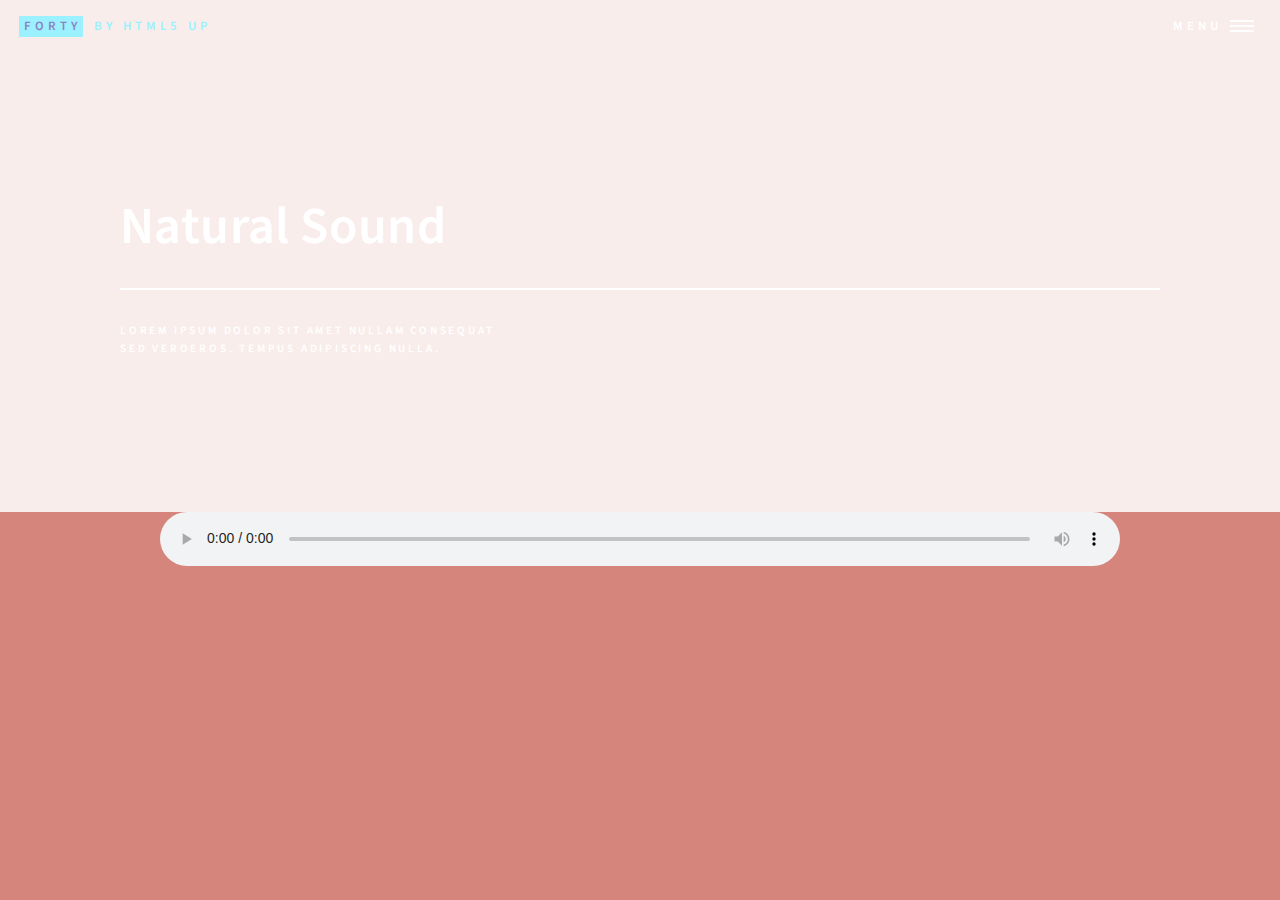
<file: naturalsound.html>
<!DOCTYPE html>
<html>

<head>
    <!-- <meta http-equiv="X-UA-Compatible" content="IE=edge"> -->
    <meta charset="utf-8" />
    <meta name="viewport" content="width=device-width, initial-scale=1, user-scalable=no" />
    <link rel="stylesheet" href="assets/css/main.css" />
    <noscript>
        <link rel="stylesheet" href="assets/css/noscript.css" />
    </noscript>
    <title>Natural Sound</title>
    <link rel="stylesheet" href="./assets/css/naturalsound.css">
    <script href='./assets/js/naturalsound.js'></script>
</head>

<body>
    <!-- Wrapper -->
    <div id="wrapper">
        <!-- Header -->
        <!-- Note: The "styleN" class below should match that of the banner element. -->
        <header id="header" class="alt style2">
            <a href="index.html" class="logo"><strong>Forty</strong> <span>by HTML5 UP</span></a>
            <nav>
                <a href="#menu">Menu</a>
            </nav>
        </header>
        <!-- Menu -->
        <nav id="menu">
            <ul class="links">
                <li><a href="index.html">Home</a></li>
                <li><a href="landing.html">Landing</a></li>
                <li><a href="generic.html">Generic</a></li>
                <li><a href="elements.html">Elements</a></li>
            </ul>
            <ul class="actions stacked">
                <li><a href="#" class="button primary fit">Get Started</a></li>
                <li><a href="#" class="button fit">Log In</a></li>
            </ul>
        </nav>
        <!-- Note: The "styleN" class below should match that of the header element. -->
        <section id="banner" class="style2">
            <div class="inner">

                <header class="major">
                    <h1>Natural Sound</h1>
                </header>
                <div class="content">
                    <p>Lorem ipsum dolor sit amet nullam consequat
                        <br /> sed veroeros. tempus adipiscing nulla.</p>
                </div>
            </div>
        </section>
        <div id='musicplayer'>
            <audio id="player" controls autoplay>
                <source src="https://cdn.plyr.io/static/demo/Kishi_Bashi_-_It_All_Began_With_a_Burst.mp3" type="audio/mp3">
                <source src="https://cdn.plyr.io/static/demo/Kishi_Bashi_-_It_All_Began_With_a_Burst.ogg" type="audio/ogg"> Your browser does not support the <code>audio</code> element.
            </audio>
        </div>
    </div>
    <!-- Scripts -->
    <script src="assets/js/jquery.min.js"></script>
    <script src="assets/js/jquery.scrolly.min.js"></script>
    <script src="assets/js/jquery.scrollex.min.js"></script>
    <script src="assets/js/browser.min.js"></script>
    <script src="assets/js/breakpoints.min.js"></script>
    <script src="assets/js/util.js"></script>
    <script src="assets/js/main.js"></script>
</body>

</html>
</file>
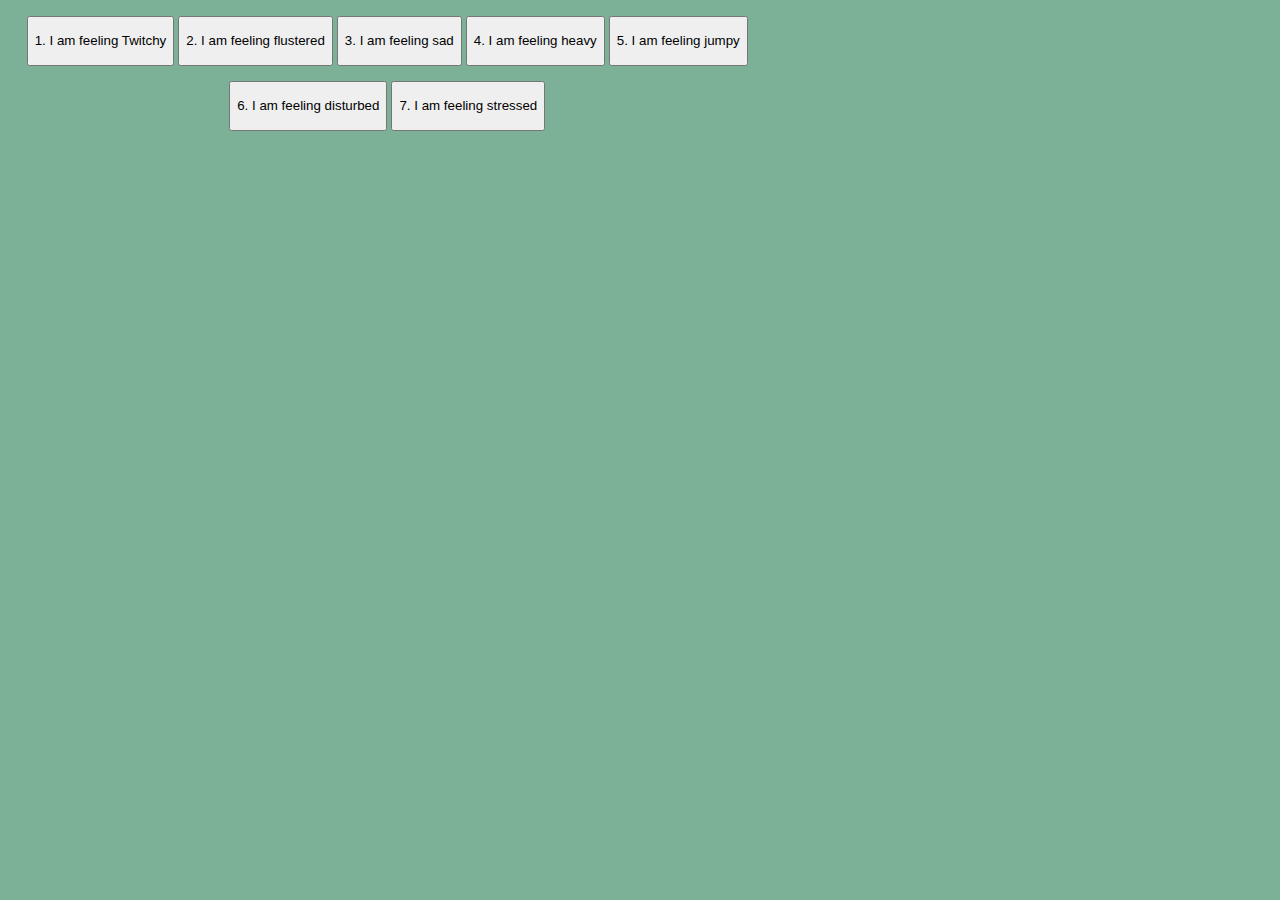
<file: questions.html>
<!DOCTYPE html>
<html>
<head>
	<meta charset="utf-8">
	<meta http-equiv="X-UA-Compatible" content="IE=edge">
	<title>Questions</title>
	<link rel="stylesheet" href="https://stackpath.bootstrapcdn.com/bootstrap/4.1.3/css/bootstrap.min.css" integrity="sha384-MCw98/SFnGE8fJT3GXwEOngsV7Zt27NXFoaoApmYm81iuXoPkFOJwJ8ERdknLPMO" crossorigin="anonymous">
	<link rel="stylesheet" href="./assets/css/questions.css">
	<script src='./assets/js/questions.js'></script>
</head>
<body>
	<div class="btn btn-group-vertical" id="questionlist">
		  <button type="button" class="btn btn-warning">1. I am feeling Twitchy</button>
  		  <button type="button" class="btn btn-light">2. I am feeling flustered</button>
		  <button type="button" class="btn btn-info">3. I am feeling sad</button>
  		  <button type="button" class="btn btn-dark">4. I am feeling heavy</button>
		  <button type="button" class="btn btn-primary">5. I am feeling jumpy</button>
		  <button type="button" class="btn btn-secondary">6. I am feeling disturbed</button>
		  <button type="button" class="btn btn-danger">7. I am feeling stressed</button>
	</div>
</body>
</html>
</file>
<file: src/assets/css/index.css>
.naturalsound {
	background-color: lightblue;
}

.meditation {
	background-color: lightgreen;

}

.yoga {
	background-color: lightyellow;

}
</file>
<file: assets/css/noscript.css>
/*
	Forty by HTML5 UP
	html5up.net | @ajlkn
	Free for personal and commercial use under the CCA 3.0 license (html5up.net/license)
*/

/* Banner */

	body.is-preload #banner:after {
		opacity: 0.85;
	}

	body.is-preload #banner > .inner {
		-moz-filter: none;
		-webkit-filter: none;
		-ms-filter: none;
		filter: none;
		-moz-transform: none;
		-webkit-transform: none;
		-ms-transform: none;
		transform: none;
		opacity: 1;
	}
</file>
<file: assets/css/index.css>
#banner:after {
	background-color: #242943;
	
}
</file>
<file: assets/css/meditation.css>
body {
	background-color: #D8AE88;
}
#musicplayer {

}
audio#player {
	margin-top: 10%;
	width: 75%;
	display: block;
	margin: 0 auto;

}
</file>
<file: assets/css/naturalsound.css>
body {
	background-color: #D6857D;
}
#musicplayer #controlbuttons {
	text-align: center;
}
audio#player {
	margin-top: 10%;
	width: 75%;
	display: block;
	margin: 0 auto;

}
</file>
<file: assets/css/questions.css>
body {
	background-color: #7CB097;
	text-align: center;
}

#questionlist {
	width: 60%;
}

#questionlist button {
	height: 50px;
	margin: 1% 0 1% 0;
}
</file>
<file: assets/css/main.css>
@import url(font-awesome.min.css);
@import url("https://fonts.googleapis.com/css?family=Source+Sans+Pro:300,300italic,600,600italic");

/*
	Forty by HTML5 UP
	html5up.net | @ajlkn
	Free for personal and commercial use under the CCA 3.0 license (html5up.net/license)
*/

html, body, div, span, applet, object,
iframe, h1, h2, h3, h4, h5, h6, p, blockquote,
pre, a, abbr, acronym, address, big, cite,
code, del, dfn, em, img, ins, kbd, q, s, samp,
small, strike, strong, sub, sup, tt, var, b,
u, i, center, dl, dt, dd, ol, ul, li, fieldset,
form, label, legend, table, caption, tbody,
tfoot, thead, tr, th, td, article, aside,
canvas, details, embed, figure, figcaption,
footer, header, hgroup, menu, nav, output, ruby,
section, summary, time, mark, audio, video {
	margin: 0;
	padding: 0;
	border: 0;
	font-size: 100%;
	font: inherit;
	vertical-align: baseline;}

article, aside, details, figcaption, figure,
footer, header, hgroup, menu, nav, section {
	display: block;}

body {
	line-height: 1;
}

ol, ul {
	list-style: none;
}

blockquote, q {
	quotes: none;
}

	blockquote:before, blockquote:after, q:before, q:after {
		content: '';
		content: none;
	}

table {
	border-collapse: collapse;
	border-spacing: 0;
}

body {
	-webkit-text-size-adjust: none;
}

mark {
	background-color: transparent;
	color: inherit;
}

input::-moz-focus-inner {
	border: 0;
	padding: 0;
}

input, select, textarea {
	-moz-appearance: none;
	-webkit-appearance: none;
	-ms-appearance: none;
	appearance: none;
}

/* Basic */

	@-ms-viewport {
		width: device-width;
	}

	body {
		-ms-overflow-style: scrollbar;
	}

	@media screen and (max-width: 480px) {

		html, body {
			min-width: 320px;
		}

	}

	html {
		box-sizing: border-box;
	}

	*, *:before, *:after {
		box-sizing: inherit;
	}

	body {
		/*background: #fffffe;*/
	}

		body.is-preload *, body.is-preload *:before, body.is-preload *:after {
			-moz-animation: none !important;
			-webkit-animation: none !important;
			-ms-animation: none !important;
			animation: none !important;
			-moz-dummy: none !important;
			-webkit-dummy: none !important;
			-ms-dummy: none !important;
			dummy: none !important;
		}

/* Type */

	body, input, select, textarea {
		color: #ffffff;
		font-family: "Source Sans Pro", Helvetica, sans-serif;
		font-size: 17pt;
		font-weight: 300;
		letter-spacing: 0.025em;
		line-height: 1.65;
	}

		@media screen and (max-width: 1680px) {

			body, input, select, textarea {
				font-size: 14pt;
			}

		}

		@media screen and (max-width: 1280px) {

			body, input, select, textarea {
				font-size: 12pt;
			}

		}

		@media screen and (max-width: 360px) {

			body, input, select, textarea {
				font-size: 11pt;
			}

		}

	a {
		-moz-dummy: color 0.2s ease-in-out, border-bottom-color 0.2s ease-in-out;
		-webkit-dummy: color 0.2s ease-in-out, border-bottom-color 0.2s ease-in-out;
		-ms-dummy: color 0.2s ease-in-out, border-bottom-color 0.2s ease-in-out;
		dummy: color 0.2s ease-in-out, border-bottom-color 0.2s ease-in-out;
		border-bottom: dotted 1px;
		color: inherit;
		text-decoration: none;
	}

		a:hover {
			border-bottom-color: transparent;
			color: #9bf1ff !important;
		}

		a:active {
			color: #53e3fb !important;
		}

	strong, b {
		color: #ffffff;
		font-weight: 600;
	}

	em, i {
		font-style: italic;
	}

	p {
		margin: 0 0 2em 0;
	}

	h1, h2, h3, h4, h5, h6 {
		color: #ffffff;
		font-weight: 600;
		line-height: 1.65;
		margin: 0 0 1em 0;
	}

		h1 a, h2 a, h3 a, h4 a, h5 a, h6 a {
			color: inherit;
			border-bottom: 0;
		}

	h1 {
		font-size: 2.5em;
	}

	h2 {
		font-size: 1.75em;
	}

	h3 {
		font-size: 1.35em;
	}

	h4 {
		font-size: 1.1em;
	}

	h5 {
		font-size: 0.9em;
	}

	h6 {
		font-size: 0.7em;
	}

	@media screen and (max-width: 736px) {

		h1 {
			font-size: 2em;
		}

		h2 {
			font-size: 1.5em;
		}

		h3 {
			font-size: 1.25em;
		}

	}

	sub {
		font-size: 0.8em;
		position: relative;
		top: 0.5em;
	}

	sup {
		font-size: 0.8em;
		position: relative;
		top: -0.5em;
	}

	blockquote {
		border-left: solid 4px rgba(212, 212, 255, 0.1);
		font-style: italic;
		margin: 0 0 2em 0;
		padding: 0.5em 0 0.5em 2em;
	}

	code {
		background: rgba(212, 212, 255, 0.035);
		font-family: "Courier New", monospace;
		font-size: 0.9em;
		margin: 0 0.25em;
		padding: 0.25em 0.65em;
	}

	pre {
		-webkit-overflow-scrolling: touch;
		font-family: "Courier New", monospace;
		font-size: 0.9em;
		margin: 0 0 2em 0;
	}

		pre code {
			display: block;
			line-height: 1.75;
			padding: 1em 1.5em;
			overflow-x: auto;
		}

	hr {
		border: 0;
		border-bottom: solid 1px rgba(212, 212, 255, 0.1);
		margin: 2em 0;
	}

		hr.major {
			margin: 3em 0;
		}

	.align-left {
		text-align: left;
	}

	.align-center {
		text-align: center;
	}

	.align-right {
		text-align: right;
	}

/* Row */

	.row {
		display: flex;
		flex-wrap: wrap;
		box-sizing: border-box;
		align-items: stretch;
	}

		.row > * {
			box-sizing: border-box;
		}

		.row.gtr-uniform > * > :last-child {
			margin-bottom: 0;
		}

		.row.aln-left {
			justify-content: flex-start;
		}

		.row.aln-center {
			justify-content: center;
		}

		.row.aln-right {
			justify-content: flex-end;
		}

		.row.aln-top {
			align-items: flex-start;
		}

		.row.aln-middle {
			align-items: center;
		}

		.row.aln-bottom {
			align-items: flex-end;
		}

		.row > .imp {
			order: -1;
		}

		.row > .col-1 {
			width: 8.3333333333%;
		}

		.row > .off-1 {
			margin-left: 8.3333333333%;
		}

		.row > .col-2 {
			width: 16.6666666667%;
		}

		.row > .off-2 {
			margin-left: 16.6666666667%;
		}

		.row > .col-3 {
			width: 25%;
		}

		.row > .off-3 {
			margin-left: 25%;
		}

		.row > .col-4 {
			width: 33.3333333333%;
		}

		.row > .off-4 {
			margin-left: 33.3333333333%;
		}

		.row > .col-5 {
			width: 41.6666666667%;
		}

		.row > .off-5 {
			margin-left: 41.6666666667%;
		}

		.row > .col-6 {
			width: 50%;
		}

		.row > .off-6 {
			margin-left: 50%;
		}

		.row > .col-7 {
			width: 58.3333333333%;
		}

		.row > .off-7 {
			margin-left: 58.3333333333%;
		}

		.row > .col-8 {
			width: 66.6666666667%;
		}

		.row > .off-8 {
			margin-left: 66.6666666667%;
		}

		.row > .col-9 {
			width: 75%;
		}

		.row > .off-9 {
			margin-left: 75%;
		}

		.row > .col-10 {
			width: 83.3333333333%;
		}

		.row > .off-10 {
			margin-left: 83.3333333333%;
		}

		.row > .col-11 {
			width: 91.6666666667%;
		}

		.row > .off-11 {
			margin-left: 91.6666666667%;
		}

		.row > .col-12 {
			width: 100%;
		}

		.row > .off-12 {
			margin-left: 100%;
		}

		.row.gtr-0 {
			margin-top: 0;
			margin-left: 0em;
		}

			.row.gtr-0 > * {
				padding: 0 0 0 0em;
			}

			.row.gtr-0.gtr-uniform {
				margin-top: 0em;
			}

				.row.gtr-0.gtr-uniform > * {
					padding-top: 0em;
				}

		.row.gtr-25 {
			margin-top: 0;
			margin-left: -0.5em;
		}

			.row.gtr-25 > * {
				padding: 0 0 0 0.5em;
			}

			.row.gtr-25.gtr-uniform {
				margin-top: -0.5em;
			}

				.row.gtr-25.gtr-uniform > * {
					padding-top: 0.5em;
				}

		.row.gtr-50 {
			margin-top: 0;
			margin-left: -1em;
		}

			.row.gtr-50 > * {
				padding: 0 0 0 1em;
			}

			.row.gtr-50.gtr-uniform {
				margin-top: -1em;
			}

				.row.gtr-50.gtr-uniform > * {
					padding-top: 1em;
				}

		.row {
			margin-top: 0;
			margin-left: -2em;
		}

			.row > * {
				padding: 0 0 0 2em;
			}

			.row.gtr-uniform {
				margin-top: -2em;
			}

				.row.gtr-uniform > * {
					padding-top: 2em;
				}

		.row.gtr-150 {
			margin-top: 0;
			margin-left: -3em;
		}

			.row.gtr-150 > * {
				padding: 0 0 0 3em;
			}

			.row.gtr-150.gtr-uniform {
				margin-top: -3em;
			}

				.row.gtr-150.gtr-uniform > * {
					padding-top: 3em;
				}

		.row.gtr-200 {
			margin-top: 0;
			margin-left: -4em;
		}

			.row.gtr-200 > * {
				padding: 0 0 0 4em;
			}

			.row.gtr-200.gtr-uniform {
				margin-top: -4em;
			}

				.row.gtr-200.gtr-uniform > * {
					padding-top: 4em;
				}

		@media screen and (max-width: 1680px) {

			.row {
				display: flex;
				flex-wrap: wrap;
				box-sizing: border-box;
				align-items: stretch;
			}

				.row > * {
					box-sizing: border-box;
				}

				.row.gtr-uniform > * > :last-child {
					margin-bottom: 0;
				}

				.row.aln-left {
					justify-content: flex-start;
				}

				.row.aln-center {
					justify-content: center;
				}

				.row.aln-right {
					justify-content: flex-end;
				}

				.row.aln-top {
					align-items: flex-start;
				}

				.row.aln-middle {
					align-items: center;
				}

				.row.aln-bottom {
					align-items: flex-end;
				}

				.row > .imp-xlarge {
					order: -1;
				}

				.row > .col-1-xlarge {
					width: 8.3333333333%;
				}

				.row > .off-1-xlarge {
					margin-left: 8.3333333333%;
				}

				.row > .col-2-xlarge {
					width: 16.6666666667%;
				}

				.row > .off-2-xlarge {
					margin-left: 16.6666666667%;
				}

				.row > .col-3-xlarge {
					width: 25%;
				}

				.row > .off-3-xlarge {
					margin-left: 25%;
				}

				.row > .col-4-xlarge {
					width: 33.3333333333%;
				}

				.row > .off-4-xlarge {
					margin-left: 33.3333333333%;
				}

				.row > .col-5-xlarge {
					width: 41.6666666667%;
				}

				.row > .off-5-xlarge {
					margin-left: 41.6666666667%;
				}

				.row > .col-6-xlarge {
					width: 50%;
				}

				.row > .off-6-xlarge {
					margin-left: 50%;
				}

				.row > .col-7-xlarge {
					width: 58.3333333333%;
				}

				.row > .off-7-xlarge {
					margin-left: 58.3333333333%;
				}

				.row > .col-8-xlarge {
					width: 66.6666666667%;
				}

				.row > .off-8-xlarge {
					margin-left: 66.6666666667%;
				}

				.row > .col-9-xlarge {
					width: 75%;
				}

				.row > .off-9-xlarge {
					margin-left: 75%;
				}

				.row > .col-10-xlarge {
					width: 83.3333333333%;
				}

				.row > .off-10-xlarge {
					margin-left: 83.3333333333%;
				}

				.row > .col-11-xlarge {
					width: 91.6666666667%;
				}

				.row > .off-11-xlarge {
					margin-left: 91.6666666667%;
				}

				.row > .col-12-xlarge {
					width: 100%;
				}

				.row > .off-12-xlarge {
					margin-left: 100%;
				}

				.row.gtr-0 {
					margin-top: 0;
					margin-left: 0em;
				}

					.row.gtr-0 > * {
						padding: 0 0 0 0em;
					}

					.row.gtr-0.gtr-uniform {
						margin-top: 0em;
					}

						.row.gtr-0.gtr-uniform > * {
							padding-top: 0em;
						}

				.row.gtr-25 {
					margin-top: 0;
					margin-left: -0.5em;
				}

					.row.gtr-25 > * {
						padding: 0 0 0 0.5em;
					}

					.row.gtr-25.gtr-uniform {
						margin-top: -0.5em;
					}

						.row.gtr-25.gtr-uniform > * {
							padding-top: 0.5em;
						}

				.row.gtr-50 {
					margin-top: 0;
					margin-left: -1em;
				}

					.row.gtr-50 > * {
						padding: 0 0 0 1em;
					}

					.row.gtr-50.gtr-uniform {
						margin-top: -1em;
					}

						.row.gtr-50.gtr-uniform > * {
							padding-top: 1em;
						}

				.row {
					margin-top: 0;
					margin-left: -2em;
				}

					.row > * {
						padding: 0 0 0 2em;
					}

					.row.gtr-uniform {
						margin-top: -2em;
					}

						.row.gtr-uniform > * {
							padding-top: 2em;
						}

				.row.gtr-150 {
					margin-top: 0;
					margin-left: -3em;
				}

					.row.gtr-150 > * {
						padding: 0 0 0 3em;
					}

					.row.gtr-150.gtr-uniform {
						margin-top: -3em;
					}

						.row.gtr-150.gtr-uniform > * {
							padding-top: 3em;
						}

				.row.gtr-200 {
					margin-top: 0;
					margin-left: -4em;
				}

					.row.gtr-200 > * {
						padding: 0 0 0 4em;
					}

					.row.gtr-200.gtr-uniform {
						margin-top: -4em;
					}

						.row.gtr-200.gtr-uniform > * {
							padding-top: 4em;
						}

		}

		@media screen and (max-width: 1280px) {

			.row {
				display: flex;
				flex-wrap: wrap;
				box-sizing: border-box;
				align-items: stretch;
			}

				.row > * {
					box-sizing: border-box;
				}

				.row.gtr-uniform > * > :last-child {
					margin-bottom: 0;
				}

				.row.aln-left {
					justify-content: flex-start;
				}

				.row.aln-center {
					justify-content: center;
				}

				.row.aln-right {
					justify-content: flex-end;
				}

				.row.aln-top {
					align-items: flex-start;
				}

				.row.aln-middle {
					align-items: center;
				}

				.row.aln-bottom {
					align-items: flex-end;
				}

				.row > .imp-large {
					order: -1;
				}

				.row > .col-1-large {
					width: 8.3333333333%;
				}

				.row > .off-1-large {
					margin-left: 8.3333333333%;
				}

				.row > .col-2-large {
					width: 16.6666666667%;
				}

				.row > .off-2-large {
					margin-left: 16.6666666667%;
				}

				.row > .col-3-large {
					width: 25%;
				}

				.row > .off-3-large {
					margin-left: 25%;
				}

				.row > .col-4-large {
					width: 33.3333333333%;
				}

				.row > .off-4-large {
					margin-left: 33.3333333333%;
				}

				.row > .col-5-large {
					width: 41.6666666667%;
				}

				.row > .off-5-large {
					margin-left: 41.6666666667%;
				}

				.row > .col-6-large {
					width: 50%;
				}

				.row > .off-6-large {
					margin-left: 50%;
				}

				.row > .col-7-large {
					width: 58.3333333333%;
				}

				.row > .off-7-large {
					margin-left: 58.3333333333%;
				}

				.row > .col-8-large {
					width: 66.6666666667%;
				}

				.row > .off-8-large {
					margin-left: 66.6666666667%;
				}

				.row > .col-9-large {
					width: 75%;
				}

				.row > .off-9-large {
					margin-left: 75%;
				}

				.row > .col-10-large {
					width: 83.3333333333%;
				}

				.row > .off-10-large {
					margin-left: 83.3333333333%;
				}

				.row > .col-11-large {
					width: 91.6666666667%;
				}

				.row > .off-11-large {
					margin-left: 91.6666666667%;
				}

				.row > .col-12-large {
					width: 100%;
				}

				.row > .off-12-large {
					margin-left: 100%;
				}

				.row.gtr-0 {
					margin-top: 0;
					margin-left: 0em;
				}

					.row.gtr-0 > * {
						padding: 0 0 0 0em;
					}

					.row.gtr-0.gtr-uniform {
						margin-top: 0em;
					}

						.row.gtr-0.gtr-uniform > * {
							padding-top: 0em;
						}

				.row.gtr-25 {
					margin-top: 0;
					margin-left: -0.375em;
				}

					.row.gtr-25 > * {
						padding: 0 0 0 0.375em;
					}

					.row.gtr-25.gtr-uniform {
						margin-top: -0.375em;
					}

						.row.gtr-25.gtr-uniform > * {
							padding-top: 0.375em;
						}

				.row.gtr-50 {
					margin-top: 0;
					margin-left: -0.75em;
				}

					.row.gtr-50 > * {
						padding: 0 0 0 0.75em;
					}

					.row.gtr-50.gtr-uniform {
						margin-top: -0.75em;
					}

						.row.gtr-50.gtr-uniform > * {
							padding-top: 0.75em;
						}

				.row {
					margin-top: 0;
					margin-left: -1.5em;
				}

					.row > * {
						padding: 0 0 0 1.5em;
					}

					.row.gtr-uniform {
						margin-top: -1.5em;
					}

						.row.gtr-uniform > * {
							padding-top: 1.5em;
						}

				.row.gtr-150 {
					margin-top: 0;
					margin-left: -2.25em;
				}

					.row.gtr-150 > * {
						padding: 0 0 0 2.25em;
					}

					.row.gtr-150.gtr-uniform {
						margin-top: -2.25em;
					}

						.row.gtr-150.gtr-uniform > * {
							padding-top: 2.25em;
						}

				.row.gtr-200 {
					margin-top: 0;
					margin-left: -3em;
				}

					.row.gtr-200 > * {
						padding: 0 0 0 3em;
					}

					.row.gtr-200.gtr-uniform {
						margin-top: -3em;
					}

						.row.gtr-200.gtr-uniform > * {
							padding-top: 3em;
						}

		}

		@media screen and (max-width: 980px) {

			.row {
				display: flex;
				flex-wrap: wrap;
				box-sizing: border-box;
				align-items: stretch;
			}

				.row > * {
					box-sizing: border-box;
				}

				.row.gtr-uniform > * > :last-child {
					margin-bottom: 0;
				}

				.row.aln-left {
					justify-content: flex-start;
				}

				.row.aln-center {
					justify-content: center;
				}

				.row.aln-right {
					justify-content: flex-end;
				}

				.row.aln-top {
					align-items: flex-start;
				}

				.row.aln-middle {
					align-items: center;
				}

				.row.aln-bottom {
					align-items: flex-end;
				}

				.row > .imp-medium {
					order: -1;
				}

				.row > .col-1-medium {
					width: 8.3333333333%;
				}

				.row > .off-1-medium {
					margin-left: 8.3333333333%;
				}

				.row > .col-2-medium {
					width: 16.6666666667%;
				}

				.row > .off-2-medium {
					margin-left: 16.6666666667%;
				}

				.row > .col-3-medium {
					width: 25%;
				}

				.row > .off-3-medium {
					margin-left: 25%;
				}

				.row > .col-4-medium {
					width: 33.3333333333%;
				}

				.row > .off-4-medium {
					margin-left: 33.3333333333%;
				}

				.row > .col-5-medium {
					width: 41.6666666667%;
				}

				.row > .off-5-medium {
					margin-left: 41.6666666667%;
				}

				.row > .col-6-medium {
					width: 50%;
				}

				.row > .off-6-medium {
					margin-left: 50%;
				}

				.row > .col-7-medium {
					width: 58.3333333333%;
				}

				.row > .off-7-medium {
					margin-left: 58.3333333333%;
				}

				.row > .col-8-medium {
					width: 66.6666666667%;
				}

				.row > .off-8-medium {
					margin-left: 66.6666666667%;
				}

				.row > .col-9-medium {
					width: 75%;
				}

				.row > .off-9-medium {
					margin-left: 75%;
				}

				.row > .col-10-medium {
					width: 83.3333333333%;
				}

				.row > .off-10-medium {
					margin-left: 83.3333333333%;
				}

				.row > .col-11-medium {
					width: 91.6666666667%;
				}

				.row > .off-11-medium {
					margin-left: 91.6666666667%;
				}

				.row > .col-12-medium {
					width: 100%;
				}

				.row > .off-12-medium {
					margin-left: 100%;
				}

				.row.gtr-0 {
					margin-top: 0;
					margin-left: 0em;
				}

					.row.gtr-0 > * {
						padding: 0 0 0 0em;
					}

					.row.gtr-0.gtr-uniform {
						margin-top: 0em;
					}

						.row.gtr-0.gtr-uniform > * {
							padding-top: 0em;
						}

				.row.gtr-25 {
					margin-top: 0;
					margin-left: -0.375em;
				}

					.row.gtr-25 > * {
						padding: 0 0 0 0.375em;
					}

					.row.gtr-25.gtr-uniform {
						margin-top: -0.375em;
					}

						.row.gtr-25.gtr-uniform > * {
							padding-top: 0.375em;
						}

				.row.gtr-50 {
					margin-top: 0;
					margin-left: -0.75em;
				}

					.row.gtr-50 > * {
						padding: 0 0 0 0.75em;
					}

					.row.gtr-50.gtr-uniform {
						margin-top: -0.75em;
					}

						.row.gtr-50.gtr-uniform > * {
							padding-top: 0.75em;
						}

				.row {
					margin-top: 0;
					margin-left: -1.5em;
				}

					.row > * {
						padding: 0 0 0 1.5em;
					}

					.row.gtr-uniform {
						margin-top: -1.5em;
					}

						.row.gtr-uniform > * {
							padding-top: 1.5em;
						}

				.row.gtr-150 {
					margin-top: 0;
					margin-left: -2.25em;
				}

					.row.gtr-150 > * {
						padding: 0 0 0 2.25em;
					}

					.row.gtr-150.gtr-uniform {
						margin-top: -2.25em;
					}

						.row.gtr-150.gtr-uniform > * {
							padding-top: 2.25em;
						}

				.row.gtr-200 {
					margin-top: 0;
					margin-left: -3em;
				}

					.row.gtr-200 > * {
						padding: 0 0 0 3em;
					}

					.row.gtr-200.gtr-uniform {
						margin-top: -3em;
					}

						.row.gtr-200.gtr-uniform > * {
							padding-top: 3em;
						}

		}

		@media screen and (max-width: 736px) {

			.row {
				display: flex;
				flex-wrap: wrap;
				box-sizing: border-box;
				align-items: stretch;
			}

				.row > * {
					box-sizing: border-box;
				}

				.row.gtr-uniform > * > :last-child {
					margin-bottom: 0;
				}

				.row.aln-left {
					justify-content: flex-start;
				}

				.row.aln-center {
					justify-content: center;
				}

				.row.aln-right {
					justify-content: flex-end;
				}

				.row.aln-top {
					align-items: flex-start;
				}

				.row.aln-middle {
					align-items: center;
				}

				.row.aln-bottom {
					align-items: flex-end;
				}

				.row > .imp-small {
					order: -1;
				}

				.row > .col-1-small {
					width: 8.3333333333%;
				}

				.row > .off-1-small {
					margin-left: 8.3333333333%;
				}

				.row > .col-2-small {
					width: 16.6666666667%;
				}

				.row > .off-2-small {
					margin-left: 16.6666666667%;
				}

				.row > .col-3-small {
					width: 25%;
				}

				.row > .off-3-small {
					margin-left: 25%;
				}

				.row > .col-4-small {
					width: 33.3333333333%;
				}

				.row > .off-4-small {
					margin-left: 33.3333333333%;
				}

				.row > .col-5-small {
					width: 41.6666666667%;
				}

				.row > .off-5-small {
					margin-left: 41.6666666667%;
				}

				.row > .col-6-small {
					width: 50%;
				}

				.row > .off-6-small {
					margin-left: 50%;
				}

				.row > .col-7-small {
					width: 58.3333333333%;
				}

				.row > .off-7-small {
					margin-left: 58.3333333333%;
				}

				.row > .col-8-small {
					width: 66.6666666667%;
				}

				.row > .off-8-small {
					margin-left: 66.6666666667%;
				}

				.row > .col-9-small {
					width: 75%;
				}

				.row > .off-9-small {
					margin-left: 75%;
				}

				.row > .col-10-small {
					width: 83.3333333333%;
				}

				.row > .off-10-small {
					margin-left: 83.3333333333%;
				}

				.row > .col-11-small {
					width: 91.6666666667%;
				}

				.row > .off-11-small {
					margin-left: 91.6666666667%;
				}

				.row > .col-12-small {
					width: 100%;
				}

				.row > .off-12-small {
					margin-left: 100%;
				}

				.row.gtr-0 {
					margin-top: 0;
					margin-left: 0em;
				}

					.row.gtr-0 > * {
						padding: 0 0 0 0em;
					}

					.row.gtr-0.gtr-uniform {
						margin-top: 0em;
					}

						.row.gtr-0.gtr-uniform > * {
							padding-top: 0em;
						}

				.row.gtr-25 {
					margin-top: 0;
					margin-left: -0.3125em;
				}

					.row.gtr-25 > * {
						padding: 0 0 0 0.3125em;
					}

					.row.gtr-25.gtr-uniform {
						margin-top: -0.3125em;
					}

						.row.gtr-25.gtr-uniform > * {
							padding-top: 0.3125em;
						}

				.row.gtr-50 {
					margin-top: 0;
					margin-left: -0.625em;
				}

					.row.gtr-50 > * {
						padding: 0 0 0 0.625em;
					}

					.row.gtr-50.gtr-uniform {
						margin-top: -0.625em;
					}

						.row.gtr-50.gtr-uniform > * {
							padding-top: 0.625em;
						}

				.row {
					margin-top: 0;
					margin-left: -1.25em;
				}

					.row > * {
						padding: 0 0 0 1.25em;
					}

					.row.gtr-uniform {
						margin-top: -1.25em;
					}

						.row.gtr-uniform > * {
							padding-top: 1.25em;
						}

				.row.gtr-150 {
					margin-top: 0;
					margin-left: -1.875em;
				}

					.row.gtr-150 > * {
						padding: 0 0 0 1.875em;
					}

					.row.gtr-150.gtr-uniform {
						margin-top: -1.875em;
					}

						.row.gtr-150.gtr-uniform > * {
							padding-top: 1.875em;
						}

				.row.gtr-200 {
					margin-top: 0;
					margin-left: -2.5em;
				}

					.row.gtr-200 > * {
						padding: 0 0 0 2.5em;
					}

					.row.gtr-200.gtr-uniform {
						margin-top: -2.5em;
					}

						.row.gtr-200.gtr-uniform > * {
							padding-top: 2.5em;
						}

		}

		@media screen and (max-width: 480px) {

			.row {
				display: flex;
				flex-wrap: wrap;
				box-sizing: border-box;
				align-items: stretch;
			}

				.row > * {
					box-sizing: border-box;
				}

				.row.gtr-uniform > * > :last-child {
					margin-bottom: 0;
				}

				.row.aln-left {
					justify-content: flex-start;
				}

				.row.aln-center {
					justify-content: center;
				}

				.row.aln-right {
					justify-content: flex-end;
				}

				.row.aln-top {
					align-items: flex-start;
				}

				.row.aln-middle {
					align-items: center;
				}

				.row.aln-bottom {
					align-items: flex-end;
				}

				.row > .imp-xsmall {
					order: -1;
				}

				.row > .col-1-xsmall {
					width: 8.3333333333%;
				}

				.row > .off-1-xsmall {
					margin-left: 8.3333333333%;
				}

				.row > .col-2-xsmall {
					width: 16.6666666667%;
				}

				.row > .off-2-xsmall {
					margin-left: 16.6666666667%;
				}

				.row > .col-3-xsmall {
					width: 25%;
				}

				.row > .off-3-xsmall {
					margin-left: 25%;
				}

				.row > .col-4-xsmall {
					width: 33.3333333333%;
				}

				.row > .off-4-xsmall {
					margin-left: 33.3333333333%;
				}

				.row > .col-5-xsmall {
					width: 41.6666666667%;
				}

				.row > .off-5-xsmall {
					margin-left: 41.6666666667%;
				}

				.row > .col-6-xsmall {
					width: 50%;
				}

				.row > .off-6-xsmall {
					margin-left: 50%;
				}

				.row > .col-7-xsmall {
					width: 58.3333333333%;
				}

				.row > .off-7-xsmall {
					margin-left: 58.3333333333%;
				}

				.row > .col-8-xsmall {
					width: 66.6666666667%;
				}

				.row > .off-8-xsmall {
					margin-left: 66.6666666667%;
				}

				.row > .col-9-xsmall {
					width: 75%;
				}

				.row > .off-9-xsmall {
					margin-left: 75%;
				}

				.row > .col-10-xsmall {
					width: 83.3333333333%;
				}

				.row > .off-10-xsmall {
					margin-left: 83.3333333333%;
				}

				.row > .col-11-xsmall {
					width: 91.6666666667%;
				}

				.row > .off-11-xsmall {
					margin-left: 91.6666666667%;
				}

				.row > .col-12-xsmall {
					width: 100%;
				}

				.row > .off-12-xsmall {
					margin-left: 100%;
				}

				.row.gtr-0 {
					margin-top: 0;
					margin-left: 0em;
				}

					.row.gtr-0 > * {
						padding: 0 0 0 0em;
					}

					.row.gtr-0.gtr-uniform {
						margin-top: 0em;
					}

						.row.gtr-0.gtr-uniform > * {
							padding-top: 0em;
						}

				.row.gtr-25 {
					margin-top: 0;
					margin-left: -0.3125em;
				}

					.row.gtr-25 > * {
						padding: 0 0 0 0.3125em;
					}

					.row.gtr-25.gtr-uniform {
						margin-top: -0.3125em;
					}

						.row.gtr-25.gtr-uniform > * {
							padding-top: 0.3125em;
						}

				.row.gtr-50 {
					margin-top: 0;
					margin-left: -0.625em;
				}

					.row.gtr-50 > * {
						padding: 0 0 0 0.625em;
					}

					.row.gtr-50.gtr-uniform {
						margin-top: -0.625em;
					}

						.row.gtr-50.gtr-uniform > * {
							padding-top: 0.625em;
						}

				.row {
					margin-top: 0;
					margin-left: -1.25em;
				}

					.row > * {
						padding: 0 0 0 1.25em;
					}

					.row.gtr-uniform {
						margin-top: -1.25em;
					}

						.row.gtr-uniform > * {
							padding-top: 1.25em;
						}

				.row.gtr-150 {
					margin-top: 0;
					margin-left: -1.875em;
				}

					.row.gtr-150 > * {
						padding: 0 0 0 1.875em;
					}

					.row.gtr-150.gtr-uniform {
						margin-top: -1.875em;
					}

						.row.gtr-150.gtr-uniform > * {
							padding-top: 1.875em;
						}

				.row.gtr-200 {
					margin-top: 0;
					margin-left: -2.5em;
				}

					.row.gtr-200 > * {
						padding: 0 0 0 2.5em;
					}

					.row.gtr-200.gtr-uniform {
						margin-top: -2.5em;
					}

						.row.gtr-200.gtr-uniform > * {
							padding-top: 2.5em;
						}

		}

/* Section/Article */

	section.special, article.special {
		text-align: center;
	}

	header.major {
		width: -moz-max-content;
		width: -webkit-max-content;
		width: -ms-max-content;
		width: max-content;
		margin-bottom: 2em;
	}

		header.major > :first-child {
			margin-bottom: 0;
			width: calc(100% + 0.5em);
		}

			header.major > :first-child:after {
				content: '';
				background-color: #ffffff;
				display: block;
				height: 2px;
				margin: 0.325em 0 0.5em 0;
				width: 100%;
			}

		header.major > p {
			font-size: 0.7em;
			font-weight: 600;
			letter-spacing: 0.25em;
			margin-bottom: 0;
			text-transform: uppercase;
		}

		body.is-ie header.major > :first-child:after {
			max-width: 9em;
		}

		body.is-ie header.major > h1:after {
			max-width: 100% !important;
		}

	@media screen and (max-width: 736px) {

		header.major > p br {
			display: none;
		}

	}

/* Form */

	form {
		margin: 0 0 2em 0;
	}

		form > :last-child {
			margin-bottom: 0;
		}

		form > .fields {
			display: -moz-flex;
			display: -webkit-flex;
			display: -ms-flex;
			display: flex;
			-moz-flex-wrap: wrap;
			-webkit-flex-wrap: wrap;
			-ms-flex-wrap: wrap;
			flex-wrap: wrap;
			width: calc(100% + 3em);
			margin: -1.5em 0 2em -1.5em;
		}

			form > .fields > .field {
				-moz-flex-grow: 0;
				-webkit-flex-grow: 0;
				-ms-flex-grow: 0;
				flex-grow: 0;
				-moz-flex-shrink: 0;
				-webkit-flex-shrink: 0;
				-ms-flex-shrink: 0;
				flex-shrink: 0;
				padding: 1.5em 0 0 1.5em;
				width: calc(100% - 1.5em);
			}

				form > .fields > .field.half {
					width: calc(50% - 0.75em);
				}

				form > .fields > .field.third {
					width: calc(100%/3 - 0.5em);
				}

				form > .fields > .field.quarter {
					width: calc(25% - 0.375em);
				}

		@media screen and (max-width: 480px) {

			form > .fields {
				width: calc(100% + 3em);
				margin: -1.5em 0 2em -1.5em;
			}

				form > .fields > .field {
					padding: 1.5em 0 0 1.5em;
					width: calc(100% - 1.5em);
				}

					form > .fields > .field.half {
						width: calc(100% - 1.5em);
					}

					form > .fields > .field.third {
						width: calc(100% - 1.5em);
					}

					form > .fields > .field.quarter {
						width: calc(100% - 1.5em);
					}

		}

	label {
		color: #ffffff;
		display: block;
		font-size: 0.8em;
		font-weight: 600;
		letter-spacing: 0.25em;
		margin: 0 0 1em 0;
		text-transform: uppercase;
	}

	input[type="text"],
	input[type="password"],
	input[type="email"],
	input[type="tel"],
	input[type="search"],
	input[type="url"],
	select,
	textarea {
		-moz-appearance: none;
		-webkit-appearance: none;
		-ms-appearance: none;
		appearance: none;
		background: rgba(212, 212, 255, 0.035);
		border: none;
		border-radius: 0;
		color: inherit;
		display: block;
		outline: 0;
		padding: 0 1em;
		text-decoration: none;
		width: 100%;
	}

		input[type="text"]:invalid,
		input[type="password"]:invalid,
		input[type="email"]:invalid,
		input[type="tel"]:invalid,
		input[type="search"]:invalid,
		input[type="url"]:invalid,
		select:invalid,
		textarea:invalid {
			box-shadow: none;
		}

		input[type="text"]:focus,
		input[type="password"]:focus,
		input[type="email"]:focus,
		input[type="tel"]:focus,
		input[type="search"]:focus,
		input[type="url"]:focus,
		select:focus,
		textarea:focus {
			border-color: #9bf1ff;
			box-shadow: 0 0 0 2px #9bf1ff;
		}

	select {
		background-image: url("data:image/svg+xml;charset=utf8,%3Csvg xmlns='http://www.w3.org/2000/svg' width='40' height='40' preserveAspectRatio='none' viewBox='0 0 40 40'%3E%3Cpath d='M9.4,12.3l10.4,10.4l10.4-10.4c0.2-0.2,0.5-0.4,0.9-0.4c0.3,0,0.6,0.1,0.9,0.4l3.3,3.3c0.2,0.2,0.4,0.5,0.4,0.9 c0,0.4-0.1,0.6-0.4,0.9L20.7,31.9c-0.2,0.2-0.5,0.4-0.9,0.4c-0.3,0-0.6-0.1-0.9-0.4L4.3,17.3c-0.2-0.2-0.4-0.5-0.4-0.9 c0-0.4,0.1-0.6,0.4-0.9l3.3-3.3c0.2-0.2,0.5-0.4,0.9-0.4S9.1,12.1,9.4,12.3z' fill='rgba(212, 212, 255, 0.1)' /%3E%3C/svg%3E");
		background-size: 1.25rem;
		background-repeat: no-repeat;
		background-position: calc(100% - 1rem) center;
		height: 2.75em;
		padding-right: 2.75em;
		text-overflow: ellipsis;
	}

		select option {
			color: #ffffff;
			background: #fffffe;
		}

		select:focus::-ms-value {
			background-color: transparent;
		}

		select::-ms-expand {
			display: none;
		}

	input[type="text"],
	input[type="password"],
	input[type="email"],
	input[type="tel"],
	input[type="search"],
	input[type="url"],
	select {
		height: 2.75em;
	}

	textarea {
		padding: 0.75em 1em;
	}

	input[type="checkbox"],
	input[type="radio"] {
		-moz-appearance: none;
		-webkit-appearance: none;
		-ms-appearance: none;
		appearance: none;
		display: block;
		float: left;
		margin-right: -2em;
		opacity: 0;
		width: 1em;
		z-index: -1;
	}

		input[type="checkbox"] + label,
		input[type="radio"] + label {
			text-decoration: none;
			color: #ffffff;
			cursor: pointer;
			display: inline-block;
			font-weight: 300;
			padding-left: 2.65em;
			padding-right: 0.75em;
			position: relative;
		}

			input[type="checkbox"] + label:before,
			input[type="radio"] + label:before {
				-moz-osx-font-smoothing: grayscale;
				-webkit-font-smoothing: antialiased;
				font-family: FontAwesome;
				font-style: normal;
				font-weight: normal;
				text-transform: none !important;
			}

			input[type="checkbox"] + label:before,
			input[type="radio"] + label:before {
				background: rgba(212, 212, 255, 0.035);
				content: '';
				display: inline-block;
				height: 1.65em;
				left: 0;
				letter-spacing: 0;
				line-height: 1.58125em;
				position: absolute;
				text-align: center;
				top: 0;
				width: 1.65em;
			}

		input[type="checkbox"]:checked + label:before,
		input[type="radio"]:checked + label:before {
			background: #ffffff;
			border-color: #9bf1ff;
			content: '\f00c';
			color: #fffffe;
		}

		input[type="checkbox"]:focus + label:before,
		input[type="radio"]:focus + label:before {
			box-shadow: 0 0 0 2px #9bf1ff;
		}

	input[type="radio"] + label:before {
		border-radius: 100%;
	}

	::-webkit-input-placeholder {
		color: rgba(244, 244, 255, 0.2) !important;
		opacity: 1.0;
	}

	:-moz-placeholder {
		color: rgba(244, 244, 255, 0.2) !important;
		opacity: 1.0;
	}

	::-moz-placeholder {
		color: rgba(244, 244, 255, 0.2) !important;
		opacity: 1.0;
	}

	:-ms-input-placeholder {
		color: rgba(244, 244, 255, 0.2) !important;
		opacity: 1.0;
	}

/* Box */

	.box {
		border: solid 1px rgba(212, 212, 255, 0.1);
		margin-bottom: 2em;
		padding: 1.5em;
	}

		.box > :last-child,
		.box > :last-child > :last-child,
		.box > :last-child > :last-child > :last-child {
			margin-bottom: 0;
		}

		.box.alt {
			border: 0;
			border-radius: 0;
			padding: 0;
		}

/* Icon */

	.icon {
		text-decoration: none;
		border-bottom: none;
		position: relative;
	}

		.icon:before {
			-moz-osx-font-smoothing: grayscale;
			-webkit-font-smoothing: antialiased;
			font-family: FontAwesome;
			font-style: normal;
			font-weight: normal;
			text-transform: none !important;
		}

		.icon > .label {
			display: none;
		}

		.icon.alt:before {
			background-color: #ffffff;
			border-radius: 100%;
			color: #fffffe;
			display: inline-block;
			height: 2em;
			line-height: 2em;
			text-align: center;
			width: 2em;
		}

	a.icon.alt:before {
		-moz-dummy: background-color 0.2s ease-in-out;
		-webkit-dummy: background-color 0.2s ease-in-out;
		-ms-dummy: background-color 0.2s ease-in-out;
		dummy: background-color 0.2s ease-in-out;
	}

	a.icon.alt:hover:before {
		background-color: #6fc3df;
	}

	a.icon.alt:active:before {
		background-color: #37a6cb;
	}

/* Image */

	.image {
		border: 0;
		display: inline-block;
		position: relative;
	}

		.image img {
			display: block;
		}

		.image.left, .image.right {
			max-width: 30%;
		}

			.image.left img, .image.right img {
				width: 100%;
			}

		.image.left {
			float: left;
			margin: 0 1.5em 1.25em 0;
			top: 0.25em;
		}

		.image.right {
			float: right;
			margin: 0 0 1.25em 1.5em;
			top: 0.25em;
		}

		.image.fit {
			display: block;
			margin: 0 0 2em 0;
			width: 100%;
		}

			.image.fit img {
				width: 100%;
			}

		.image.main {
			display: block;
			margin: 2.5em 0;
			width: 100%;
		}

			.image.main img {
				width: 100%;
			}

			@media screen and (max-width: 736px) {

				.image.main {
					margin: 1.5em 0;
				}

			}

/* List */

	ol {
		list-style: decimal;
		margin: 0 0 2em 0;
		padding-left: 1.25em;
	}

		ol li {
			padding-left: 0.25em;
		}

	ul {
		list-style: disc;
		margin: 0 0 2em 0;
		padding-left: 1em;
	}

		ul li {
			padding-left: 0.5em;
		}

		ul.alt {
			list-style: none;
			padding-left: 0;
		}

			ul.alt li {
				border-top: solid 1px rgba(212, 212, 255, 0.1);
				padding: 0.5em 0;
			}

				ul.alt li:first-child {
					border-top: 0;
					padding-top: 0;
				}

	dl {
		margin: 0 0 2em 0;
	}

		dl dt {
			display: block;
			font-weight: 600;
			margin: 0 0 1em 0;
		}

		dl dd {
			margin-left: 2em;
		}

/* Actions */

	ul.actions {
		display: -moz-flex;
		display: -webkit-flex;
		display: -ms-flex;
		display: flex;
		cursor: default;
		list-style: none;
		margin-left: -1em;
		padding-left: 0;
	}

		ul.actions li {
			padding: 0 0 0 1em;
			vertical-align: middle;
		}

		ul.actions.special {
			-moz-justify-content: center;
			-webkit-justify-content: center;
			-ms-justify-content: center;
			justify-content: center;
			width: 100%;
			margin-left: 0;
		}

			ul.actions.special li:first-child {
				padding-left: 0;
			}

		ul.actions.stacked {
			-moz-flex-direction: column;
			-webkit-flex-direction: column;
			-ms-flex-direction: column;
			flex-direction: column;
			margin-left: 0;
		}

			ul.actions.stacked li {
				padding: 1.3em 0 0 0;
			}

				ul.actions.stacked li:first-child {
					padding-top: 0;
				}

		ul.actions.fit {
			width: calc(100% + 1em);
		}

			ul.actions.fit li {
				-moz-flex-grow: 1;
				-webkit-flex-grow: 1;
				-ms-flex-grow: 1;
				flex-grow: 1;
				-moz-flex-shrink: 1;
				-webkit-flex-shrink: 1;
				-ms-flex-shrink: 1;
				flex-shrink: 1;
				width: 100%;
			}

				ul.actions.fit li > * {
					width: 100%;
				}

			ul.actions.fit.stacked {
				width: 100%;
			}

/* Icons */

	ul.icons {
		cursor: default;
		list-style: none;
		padding-left: 0;
	}

		ul.icons li {
			display: inline-block;
			padding: 0 1em 0 0;
		}

			ul.icons li:last-child {
				padding-right: 0;
			}

		@media screen and (max-width: 736px) {

			ul.icons li {
				padding: 0 0.75em 0 0;
			}

		}

/* Pagination */

	ul.pagination {
		cursor: default;
		list-style: none;
		padding-left: 0;
	}

		ul.pagination li {
			display: inline-block;
			padding-left: 0;
			vertical-align: middle;
		}

			ul.pagination li > .page {
				-moz-dummy: background-color 0.2s ease-in-out, color 0.2s ease-in-out;
				-webkit-dummy: background-color 0.2s ease-in-out, color 0.2s ease-in-out;
				-ms-dummy: background-color 0.2s ease-in-out, color 0.2s ease-in-out;
				dummy: background-color 0.2s ease-in-out, color 0.2s ease-in-out;
				border-bottom: 0;
				display: inline-block;
				font-size: 0.8em;
				font-weight: 600;
				height: 1.5em;
				line-height: 1.5em;
				margin: 0 0.125em;
				min-width: 1.5em;
				padding: 0 0.5em;
				text-align: center;
			}

				ul.pagination li > .page.active {
					background-color: #ffffff;
					color: #fffffe;
				}

					ul.pagination li > .page.active:hover {
						background-color: #9bf1ff;
						color: #fffffe !important;
					}

					ul.pagination li > .page.active:active {
						background-color: #53e3fb;
					}

			ul.pagination li:first-child {
				padding-right: 0.75em;
			}

			ul.pagination li:last-child {
				padding-left: 0.75em;
			}

		@media screen and (max-width: 480px) {

			ul.pagination li:nth-child(n+2):nth-last-child(n+2) {
				display: none;
			}

			ul.pagination li:first-child {
				padding-right: 0;
			}

		}

/* Table */

	.table-wrapper {
		-webkit-overflow-scrolling: touch;
		overflow-x: auto;
	}

	table {
		margin: 0 0 2em 0;
		width: 100%;
	}

		table tbody tr {
			border: solid 1px rgba(212, 212, 255, 0.1);
			border-left: 0;
			border-right: 0;
		}

			table tbody tr:nth-child(2n + 1) {
				background-color: rgba(212, 212, 255, 0.035);
			}

		table td {
			padding: 0.75em 0.75em;
		}

		table th {
			color: #ffffff;
			font-size: 0.9em;
			font-weight: 600;
			padding: 0 0.75em 0.75em 0.75em;
			text-align: left;
		}

		table thead {
			border-bottom: solid 2px rgba(212, 212, 255, 0.1);
		}

		table tfoot {
			border-top: solid 2px rgba(212, 212, 255, 0.1);
		}

		table.alt {
			border-collapse: separate;
		}

			table.alt tbody tr td {
				border: solid 1px rgba(212, 212, 255, 0.1);
				border-left-width: 0;
				border-top-width: 0;
			}

				table.alt tbody tr td:first-child {
					border-left-width: 1px;
				}

			table.alt tbody tr:first-child td {
				border-top-width: 1px;
			}

			table.alt thead {
				border-bottom: 0;
			}

			table.alt tfoot {
				border-top: 0;
			}

/* Button */

	input[type="submit"],
	input[type="reset"],
	input[type="button"],
	button,
	.button {
		-moz-appearance: none;
		-webkit-appearance: none;
		-ms-appearance: none;
		appearance: none;
		-moz-dummy: background-color 0.2s ease-in-out, box-shadow 0.2s ease-in-out, color 0.2s ease-in-out;
		-webkit-dummy: background-color 0.2s ease-in-out, box-shadow 0.2s ease-in-out, color 0.2s ease-in-out;
		-ms-dummy: background-color 0.2s ease-in-out, box-shadow 0.2s ease-in-out, color 0.2s ease-in-out;
		dummy: background-color 0.2s ease-in-out, box-shadow 0.2s ease-in-out, color 0.2s ease-in-out;
		background-color: transparent;
		border: 0;
		border-radius: 0;
		box-shadow: inset 0 0 0 2px #ffffff;
		color: #ffffff;
		cursor: pointer;
		display: inline-block;
		font-size: 0.8em;
		font-weight: 600;
		height: 3.5em;
		letter-spacing: 0.25em;
		line-height: 3.5em;
		padding: 0 1.75em;
		text-align: center;
		text-decoration: none;
		text-transform: uppercase;
		white-space: nowrap;
	}

		input[type="submit"]:hover, input[type="submit"]:active,
		input[type="reset"]:hover,
		input[type="reset"]:active,
		input[type="button"]:hover,
		input[type="button"]:active,
		button:hover,
		button:active,
		.button:hover,
		.button:active {
			box-shadow: inset 0 0 0 2px #9bf1ff;
			color: #9bf1ff;
		}

		input[type="submit"]:active,
		input[type="reset"]:active,
		input[type="button"]:active,
		button:active,
		.button:active {
			background-color: rgba(155, 241, 255, 0.1);
			box-shadow: inset 0 0 0 2px #53e3fb;
			color: #53e3fb;
		}

		input[type="submit"].icon:before,
		input[type="reset"].icon:before,
		input[type="button"].icon:before,
		button.icon:before,
		.button.icon:before {
			margin-right: 0.5em;
		}

		input[type="submit"].fit,
		input[type="reset"].fit,
		input[type="button"].fit,
		button.fit,
		.button.fit {
			width: 100%;
		}

		input[type="submit"].small,
		input[type="reset"].small,
		input[type="button"].small,
		button.small,
		.button.small {
			font-size: 0.6em;
		}

		input[type="submit"].large,
		input[type="reset"].large,
		input[type="button"].large,
		button.large,
		.button.large {
			font-size: 1.25em;
			height: 3em;
			line-height: 3em;
		}

		input[type="submit"].next,
		input[type="reset"].next,
		input[type="button"].next,
		button.next,
		.button.next {
			padding-right: 4.5em;
			position: relative;
		}

			input[type="submit"].next:before, input[type="submit"].next:after,
			input[type="reset"].next:before,
			input[type="reset"].next:after,
			input[type="button"].next:before,
			input[type="button"].next:after,
			button.next:before,
			button.next:after,
			.button.next:before,
			.button.next:after {
				-moz-dummy: opacity 0.2s ease-in-out;
				-webkit-dummy: opacity 0.2s ease-in-out;
				-ms-dummy: opacity 0.2s ease-in-out;
				dummy: opacity 0.2s ease-in-out;
				background-position: center right;
				background-repeat: no-repeat;
				background-size: 36px 24px;
				content: '';
				display: block;
				height: 100%;
				position: absolute;
				right: 1.5em;
				top: 0;
				vertical-align: middle;
				width: 36px;
			}

			input[type="submit"].next:before,
			input[type="reset"].next:before,
			input[type="button"].next:before,
			button.next:before,
			.button.next:before {
				background-image: url("data:image/svg+xml;charset=utf8,%3Csvg xmlns='http://www.w3.org/2000/svg' xmlns:xlink='http://www.w3.org/1999/xlink' width='36px' height='24px' viewBox='0 0 36 24' zoomAndPan='disable'%3E%3Cstyle%3Eline %7B stroke: %23ffffff%3B stroke-width: 2px%3B %7D%3C/style%3E%3Cline x1='0' y1='12' x2='34' y2='12' /%3E%3Cline x1='25' y1='4' x2='34' y2='12.5' /%3E%3Cline x1='25' y1='20' x2='34' y2='11.5' /%3E%3C/svg%3E");
			}

			input[type="submit"].next:after,
			input[type="reset"].next:after,
			input[type="button"].next:after,
			button.next:after,
			.button.next:after {
				background-image: url("data:image/svg+xml;charset=utf8,%3Csvg xmlns='http://www.w3.org/2000/svg' xmlns:xlink='http://www.w3.org/1999/xlink' width='36px' height='24px' viewBox='0 0 36 24' zoomAndPan='disable'%3E%3Cstyle%3Eline %7B stroke: %239bf1ff%3B stroke-width: 2px%3B %7D%3C/style%3E%3Cline x1='0' y1='12' x2='34' y2='12' /%3E%3Cline x1='25' y1='4' x2='34' y2='12.5' /%3E%3Cline x1='25' y1='20' x2='34' y2='11.5' /%3E%3C/svg%3E");
				opacity: 0;
				z-index: 1;
			}

			input[type="submit"].next:hover:after, input[type="submit"].next:active:after,
			input[type="reset"].next:hover:after,
			input[type="reset"].next:active:after,
			input[type="button"].next:hover:after,
			input[type="button"].next:active:after,
			button.next:hover:after,
			button.next:active:after,
			.button.next:hover:after,
			.button.next:active:after {
				opacity: 1;
			}

			@media screen and (max-width: 1280px) {

				input[type="submit"].next,
				input[type="reset"].next,
				input[type="button"].next,
				button.next,
				.button.next {
					padding-right: 5em;
				}

			}

		input[type="submit"].primary,
		input[type="reset"].primary,
		input[type="button"].primary,
		button.primary,
		.button.primary {
			background-color: #ffffff;
			box-shadow: none;
			color: #fffffe;
		}

			input[type="submit"].primary:hover, input[type="submit"].primary:active,
			input[type="reset"].primary:hover,
			input[type="reset"].primary:active,
			input[type="button"].primary:hover,
			input[type="button"].primary:active,
			button.primary:hover,
			button.primary:active,
			.button.primary:hover,
			.button.primary:active {
				background-color: #9bf1ff;
				color: #fffffe !important;
			}

			input[type="submit"].primary:active,
			input[type="reset"].primary:active,
			input[type="button"].primary:active,
			button.primary:active,
			.button.primary:active {
				background-color: #53e3fb;
			}

		input[type="submit"].disabled, input[type="submit"]:disabled,
		input[type="reset"].disabled,
		input[type="reset"]:disabled,
		input[type="button"].disabled,
		input[type="button"]:disabled,
		button.disabled,
		button:disabled,
		.button.disabled,
		.button:disabled {
			pointer-events: none;
			cursor: default;
			opacity: 0.25;
		}

/* Tiles */

	.tiles {
		display: -moz-flex;
		display: -webkit-flex;
		display: -ms-flex;
		display: flex;
		-moz-flex-wrap: wrap;
		-webkit-flex-wrap: wrap;
		-ms-flex-wrap: wrap;
		flex-wrap: wrap;
		border-top: 0 !important;
	}

		.tiles + * {
			border-top: 0 !important;
		}

		.tiles article {
			-moz-align-items: center;
			-webkit-align-items: center;
			-ms-align-items: center;
			align-items: center;
			display: -moz-flex;
			display: -webkit-flex;
			display: -ms-flex;
			display: flex;
			-moz-dummy: -moz-transform 0.25s ease, opacity 0.25s ease, -moz-filter 1s ease, -webkit-filter 1s ease;
			-webkit-dummy: -webkit-transform 0.25s ease, opacity 0.25s ease, -webkit-filter 1s ease, -webkit-filter 1s ease;
			-ms-dummy: -ms-transform 0.25s ease, opacity 0.25s ease, -ms-filter 1s ease, -webkit-filter 1s ease;
			dummy: transform 0.25s ease, opacity 0.25s ease, filter 1s ease, -webkit-filter 1s ease;
			padding: 4em 4em 2em 4em ;
			background-position: center;
			background-repeat: no-repeat;
			background-size: cover;
			cursor: default;
			height: 40vh;
			max-height: 40em;
			min-height: 23em;
			overflow: hidden;
			position: relative;
			width: 40%;
		}

			.tiles article .image {
				display: none;
			}

			.tiles article header {
				position: relative;
				z-index: 3;
			}

			.tiles article h3 {
				font-size: 1.75em;
			}

				.tiles article h3 a:hover {
					color: inherit !important;
				}

			.tiles article .link.primary {
				border: 0;
				height: 100%;
				left: 0;
				position: absolute;
				top: 0;
				width: 100%;
				z-index: 4;
			}

			.tiles article:before {
				-moz-dummy: opacity 0.5s ease;
				-webkit-dummy: opacity 0.5s ease;
				-ms-dummy: opacity 0.5s ease;
				dummy: opacity 0.5s ease;
				bottom: 0;
				content: '';
				display: block;
				height: 100%;
				left: 0;
				opacity: 0.85;
				position: absolute;
				width: 100%;
				z-index: 2;
			}

			.tiles article:after {
				background-color: rgba(36, 41, 67, 0.25);
				content: '';
				display: block;
				height: 100%;
				left: 0;
				position: absolute;
				top: 0;
				width: 100%;
				z-index: 1;
			}

			.tiles article:hover:before {
				opacity: 0;
			}

			.tiles article.is-dummying {
				-moz-transform: scale(0.95);
				-webkit-transform: scale(0.95);
				-ms-transform: scale(0.95);
				transform: scale(0.95);
				-moz-filter: blur(0.5em);
				-webkit-filter: blur(0.5em);
				-ms-filter: blur(0.5em);
				filter: blur(0.5em);
				opacity: 0;
			}

			.tiles article:nth-child(4n - 1), .tiles article:nth-child(4n - 2) {
				width: 60%;
			}

			.tiles article:nth-child(6n - 5):before {
				background-color: #6fc3df;
			}

			.tiles article:nth-child(6n - 4):before {
				background-color: #8d82c4;
			}

			.tiles article:nth-child(6n - 3):before {
				background-color: #ec8d81;
			}

			.tiles article:nth-child(6n - 2):before {
				background-color: #e7b788;
			}

			.tiles article:nth-child(6n - 1):before {
				background-color: #8ea9e8;
			}

			.tiles article:nth-child(6n):before {
				background-color: #87c5a4;
			}

		@media screen and (max-width: 1280px) {

			.tiles article {
				padding: 4em 3em 2em 3em ;
				height: 30vh;
				max-height: 30em;
				min-height: 20em;
			}

		}

		@media screen and (max-width: 980px) {

			.tiles article {
				width: 50% !important;
			}

		}

		@media screen and (max-width: 736px) {

			.tiles article {
				padding: 3em 1.5em 1em 1.5em ;
				height: 16em;
				max-height: none;
				min-height: 0;
			}

				.tiles article h3 {
					font-size: 1.5em;
				}

		}

		@media screen and (max-width: 480px) {

			.tiles {
				display: block;
			}

				.tiles article {
					height: 20em;
					width: 100% !important;
				}

		}

/* Contact Method */

	.contact-method {
		margin: 0 0 2em 0;
		padding-left: 3.25em;
		position: relative;
	}

		.contact-method .icon {
			left: 0;
			position: absolute;
			top: 0;
		}

		.contact-method h3 {
			margin: 0 0 0.5em 0;
		}

/* Spotlights */

	.spotlights {
		border-top: 0 !important;
	}

		.spotlights + * {
			border-top: 0 !important;
		}

		.spotlights > section {
			display: -moz-flex;
			display: -webkit-flex;
			display: -ms-flex;
			display: flex;
			-moz-flex-direction: row;
			-webkit-flex-direction: row;
			-ms-flex-direction: row;
			flex-direction: row;
			background-color: #2e3450;
		}

			.spotlights > section > .image {
				background-position: center center;
				background-size: cover;
				border-radius: 0;
				display: block;
				position: relative;
				width: 30%;
			}

				.spotlights > section > .image img {
					border-radius: 0;
					display: block;
					width: 100%;
				}

				.spotlights > section > .image:before {
					background: rgba(36, 41, 67, 0.9);
					content: '';
					display: block;
					height: 100%;
					left: 0;
					opacity: 0;
					position: absolute;
					top: 0;
					width: 100%;
				}

			.spotlights > section > .content {
				display: -moz-flex;
				display: -webkit-flex;
				display: -ms-flex;
				display: flex;
				-moz-flex-direction: column;
				-webkit-flex-direction: column;
				-ms-flex-direction: column;
				flex-direction: column;
				-moz-justify-content: center;
				-webkit-justify-content: center;
				-ms-justify-content: center;
				justify-content: center;
				-moz-align-items: center;
				-webkit-align-items: center;
				-ms-align-items: center;
				align-items: center;
				padding: 2em 3em 0.1em 3em ;
				width: 70%;
			}

				.spotlights > section > .content > .inner {
					margin: 0 auto;
					max-width: 100%;
					width: 65em;
				}

			.spotlights > section:nth-child(2n) {
				-moz-flex-direction: row-reverse;
				-webkit-flex-direction: row-reverse;
				-ms-flex-direction: row-reverse;
				flex-direction: row-reverse;
				background-color: #333856;
			}

				.spotlights > section:nth-child(2n) > .content {
					-moz-align-items: -moz-flex-end;
					-webkit-align-items: -webkit-flex-end;
					-ms-align-items: -ms-flex-end;
					align-items: flex-end;
				}

		@media screen and (max-width: 1680px) {

			.spotlights > section > .image {
				width: 40%;
			}

			.spotlights > section > .content {
				width: 60%;
			}

		}

		@media screen and (max-width: 1280px) {

			.spotlights > section > .image {
				width: 45%;
			}

			.spotlights > section > .content {
				width: 55%;
			}

		}

		@media screen and (max-width: 980px) {

			.spotlights > section {
				display: block;
			}

				.spotlights > section > .image {
					width: 100%;
				}

				.spotlights > section > .content {
					padding: 4em 3em 2em 3em ;
					width: 100%;
				}

		}

		@media screen and (max-width: 736px) {

			.spotlights > section > .content {
				padding: 3em 1.5em 1em 1.5em ;
			}

		}

/* Header */

	@-moz-keyframes reveal-header {
		0% {
			top: -4em;
			opacity: 0;
		}

		100% {
			top: 0;
			opacity: 1;
		}
	}

	@-webkit-keyframes reveal-header {
		0% {
			top: -4em;
			opacity: 0;
		}

		100% {
			top: 0;
			opacity: 1;
		}
	}

	@-ms-keyframes reveal-header {
		0% {
			top: -4em;
			opacity: 0;
		}

		100% {
			top: 0;
			opacity: 1;
		}
	}

	@keyframes reveal-header {
		0% {
			top: -4em;
			opacity: 0;
		}

		100% {
			top: 0;
			opacity: 1;
		}
	}

	#header {
		display: -moz-flex;
		display: -webkit-flex;
		display: -ms-flex;
		display: flex;
		background-color: #2a2f4a;
		box-shadow: 0 0 0.25em 0 rgba(0, 0, 0, 0.15);
		cursor: default;
		font-weight: 600;
		height: 3.25em;
		left: 0;
		letter-spacing: 0.25em;
		line-height: 3.25em;
		margin: 0;
		position: fixed;
		text-transform: uppercase;
		top: 0;
		width: 100%;
		z-index: 10000;
	}

		#header .logo {
			border: 0;
			display: inline-block;
			font-size: 0.8em;
			height: inherit;
			line-height: inherit;
			padding: 0 1.5em;
		}

			#header .logo strong {
				-moz-dummy: background-color 0.2s ease-in-out, color 0.2s ease-in-out;
				-webkit-dummy: background-color 0.2s ease-in-out, color 0.2s ease-in-out;
				-ms-dummy: background-color 0.2s ease-in-out, color 0.2s ease-in-out;
				dummy: background-color 0.2s ease-in-out, color 0.2s ease-in-out;
				background-color: #ffffff;
				color: #fffffe;
				display: inline-block;
				line-height: 1.65em;
				margin-right: 0.325em;
				padding: 0 0.125em 0 0.375em;
			}

			#header .logo:hover strong {
				background-color: #9bf1ff;
			}

			#header .logo:active strong {
				background-color: #53e3fb;
			}

		#header nav {
			display: -moz-flex;
			display: -webkit-flex;
			display: -ms-flex;
			display: flex;
			-moz-justify-content: -moz-flex-end;
			-webkit-justify-content: -webkit-flex-end;
			-ms-justify-content: -ms-flex-end;
			justify-content: flex-end;
			-moz-flex-grow: 1;
			-webkit-flex-grow: 1;
			-ms-flex-grow: 1;
			flex-grow: 1;
			height: inherit;
			line-height: inherit;
		}

			#header nav a {
				border: 0;
				display: block;
				font-size: 0.8em;
				height: inherit;
				line-height: inherit;
				padding: 0 0.75em;
				position: relative;
				vertical-align: middle;
			}

				#header nav a:last-child {
					padding-right: 1.5em;
				}

				#header nav a[href="#menu"] {
					padding-right: 3.325em !important;
				}

					#header nav a[href="#menu"]:before, #header nav a[href="#menu"]:after {
						background-image: url("data:image/svg+xml;charset=utf8,%3Csvg xmlns='http://www.w3.org/2000/svg' width='24' height='32' viewBox='0 0 24 32' preserveAspectRatio='none'%3E%3Cstyle%3Eline %7B stroke-width: 2px%3B stroke: %23ffffff%3B %7D%3C/style%3E%3Cline x1='0' y1='11' x2='24' y2='11' /%3E%3Cline x1='0' y1='21' x2='24' y2='21' /%3E%3Cline x1='0' y1='16' x2='24' y2='16' /%3E%3C/svg%3E");
						background-position: center;
						background-repeat: no-repeat;
						background-size: 24px 32px;
						content: '';
						display: block;
						height: 100%;
						position: absolute;
						right: 1.5em;
						top: 0;
						vertical-align: middle;
						width: 24px;
					}

					#header nav a[href="#menu"]:after {
						-moz-dummy: opacity 0.2s ease-in-out;
						-webkit-dummy: opacity 0.2s ease-in-out;
						-ms-dummy: opacity 0.2s ease-in-out;
						dummy: opacity 0.2s ease-in-out;
						background-image: url("data:image/svg+xml;charset=utf8,%3Csvg xmlns='http://www.w3.org/2000/svg' width='24' height='32' viewBox='0 0 24 32' preserveAspectRatio='none'%3E%3Cstyle%3Eline %7B stroke-width: 2px%3B stroke: %239bf1ff%3B %7D%3C/style%3E%3Cline x1='0' y1='11' x2='24' y2='11' /%3E%3Cline x1='0' y1='21' x2='24' y2='21' /%3E%3Cline x1='0' y1='16' x2='24' y2='16' /%3E%3C/svg%3E");
						opacity: 0;
						z-index: 1;
					}

					#header nav a[href="#menu"]:hover:after, #header nav a[href="#menu"]:active:after {
						opacity: 1;
					}

					#header nav a[href="#menu"]:last-child {
						padding-right: 3.875em !important;
					}

						#header nav a[href="#menu"]:last-child:before, #header nav a[href="#menu"]:last-child:after {
							right: 2em;
						}

		#header.reveal {
			-moz-animation: reveal-header 0.35s ease;
			-webkit-animation: reveal-header 0.35s ease;
			-ms-animation: reveal-header 0.35s ease;
			animation: reveal-header 0.35s ease;
		}

		#header.alt {
			-moz-dummy: opacity 2.5s ease;
			-webkit-dummy: opacity 2.5s ease;
			-ms-dummy: opacity 2.5s ease;
			dummy: opacity 2.5s ease;
			-moz-dummy-delay: 0.75s;
			-webkit-dummy-delay: 0.75s;
			-ms-dummy-delay: 0.75s;
			dummy-delay: 0.75s;
			-moz-animation: none;
			-webkit-animation: none;
			-ms-animation: none;
			animation: none;
			background-color: transparent;
			box-shadow: none;
			position: absolute;
		}

			#header.alt.style1 .logo strong {
				color: #6fc3df;
			}

			#header.alt.style2 .logo strong {
				color: #8d82c4;
			}

			#header.alt.style3 .logo strong {
				color: #ec8d81;
			}

			#header.alt.style4 .logo strong {
				color: #e7b788;
			}

			#header.alt.style5 .logo strong {
				color: #8ea9e8;
			}

			#header.alt.style6 .logo strong {
				color: #87c5a4;
			}

		body.is-preload #header.alt {
			opacity: 0;
		}

		@media screen and (max-width: 1680px) {

			#header nav a[href="#menu"] {
				padding-right: 3.75em !important;
			}

				#header nav a[href="#menu"]:last-child {
					padding-right: 4.25em !important;
				}

		}

		@media screen and (max-width: 1280px) {

			#header nav a[href="#menu"] {
				padding-right: 4em !important;
			}

				#header nav a[href="#menu"]:last-child {
					padding-right: 4.5em !important;
				}

		}

		@media screen and (max-width: 736px) {

			#header {
				height: 2.75em;
				line-height: 2.75em;
			}

				#header .logo {
					padding: 0 1em;
				}

				#header nav a {
					padding: 0 0.5em;
				}

					#header nav a:last-child {
						padding-right: 1em;
					}

					#header nav a[href="#menu"] {
						padding-right: 3.25em !important;
					}

						#header nav a[href="#menu"]:before, #header nav a[href="#menu"]:after {
							right: 0.75em;
						}

						#header nav a[href="#menu"]:last-child {
							padding-right: 4em !important;
						}

							#header nav a[href="#menu"]:last-child:before, #header nav a[href="#menu"]:last-child:after {
								right: 1.5em;
							}

		}

		@media screen and (max-width: 480px) {

			#header .logo span {
				display: none;
			}

			#header nav a[href="#menu"] {
				overflow: hidden;
				padding-right: 0 !important;
				text-indent: 5em;
				white-space: nowrap;
				width: 5em;
			}

				#header nav a[href="#menu"]:before, #header nav a[href="#menu"]:after {
					right: 0;
					width: inherit;
				}

				#header nav a[href="#menu"]:last-child:before, #header nav a[href="#menu"]:last-child:after {
					width: 4em;
					right: 0;
				}

		}

/* Banner */

	#banner {
		-moz-align-items: center;
		-webkit-align-items: center;
		-ms-align-items: center;
		align-items: center;
		/*background-image: url("../../images/banner.jpg");*/
		display: -moz-flex;
		display: -webkit-flex;
		display: -ms-flex;
		display: flex;
		padding: 6em 0 2em 0 ;
		background-attachment: fixed;
		background-position: center;
		background-repeat: no-repeat;
		background-size: cover;
		border-bottom: 0 !important;
		cursor: default;
		height: 60vh;
		margin-bottom: -3.25em;
		max-height: 32em;
		min-height: 22em;
		position: relative;
		top: -3.25em;
	}

		#banner:after {
			-moz-dummy: opacity 2.5s ease;
			-webkit-dummy: opacity 2.5s ease;
			-ms-dummy: opacity 2.5s ease;
			dummy: opacity 2.5s ease;
			-moz-dummy-delay: 0.75s;
			-webkit-dummy-delay: 0.75s;
			-ms-dummy-delay: 0.75s;
			dummy-delay: 0.75s;
			pointer-events: none;
			background-color: #fffffe;
			content: '';
			display: block;
			height: 100%;
			left: 0;
			opacity: 0.85;
			position: absolute;
			top: 0;
			width: 100%;
			z-index: 1;
		}

		#banner h1 {
			font-size: 3.25em;
		}

		#banner > .inner {
			-moz-dummy: opacity 1.5s ease, -moz-transform 0.5s ease-out, -moz-filter 0.5s ease, -webkit-filter 0.5s ease;
			-webkit-dummy: opacity 1.5s ease, -webkit-transform 0.5s ease-out, -webkit-filter 0.5s ease, -webkit-filter 0.5s ease;
			-ms-dummy: opacity 1.5s ease, -ms-transform 0.5s ease-out, -ms-filter 0.5s ease, -webkit-filter 0.5s ease;
			dummy: opacity 1.5s ease, transform 0.5s ease-out, filter 0.5s ease, -webkit-filter 0.5s ease;
			padding: 0 !important;
			position: relative;
			z-index: 2;
		}

			#banner > .inner .image {
				display: none;
			}

			#banner > .inner header {
				width: auto;
			}

				#banner > .inner header > :first-child {
					width: auto;
				}

					#banner > .inner header > :first-child:after {
						max-width: 100%;
					}

			#banner > .inner .content {
				display: -moz-flex;
				display: -webkit-flex;
				display: -ms-flex;
				display: flex;
				-moz-align-items: center;
				-webkit-align-items: center;
				-ms-align-items: center;
				align-items: center;
				margin: 0 0 2em 0;
			}

				#banner > .inner .content > * {
					margin-right: 1.5em;
					margin-bottom: 0;
				}

				#banner > .inner .content > :last-child {
					margin-right: 0;
				}

				#banner > .inner .content p {
					font-size: 0.7em;
					font-weight: 600;
					letter-spacing: 0.25em;
					text-transform: uppercase;
				}

		#banner.major {
			height: 75vh;
			min-height: 30em;
			max-height: 50em;
		}

			#banner.major.alt {
				opacity: 0.75;
			}

		#banner.style1:after {
			background-color: #6fc3df;
		}

		#banner.style2:after {
			/*background-color: #8d82c4;*/
		}

		#banner.style3:after {
			background-color: #ec8d81;
		}

		#banner.style4:after {
			background-color: #e7b788;
		}

		#banner.style5:after {
			background-color: #8ea9e8;
		}

		#banner.style6:after {
			background-color: #87c5a4;
		}

		body.is-preload #banner:after {
			opacity: 1.0;
		}

		body.is-preload #banner > .inner {
			-moz-filter: blur(0.125em);
			-webkit-filter: blur(0.125em);
			-ms-filter: blur(0.125em);
			filter: blur(0.125em);
			-moz-transform: translateX(-0.5em);
			-webkit-transform: translateX(-0.5em);
			-ms-transform: translateX(-0.5em);
			transform: translateX(-0.5em);
			opacity: 0;
		}

		@media screen and (max-width: 1280px) {

			#banner {
				background-attachment: scroll;
			}

		}

		@media screen and (max-width: 736px) {

			#banner {
				padding: 5em 0 1em 0 ;
				height: auto;
				margin-bottom: -2.75em;
				max-height: none;
				min-height: 0;
				top: -2.75em;
			}

				#banner h1 {
					font-size: 2em;
				}

				#banner > .inner .content {
					display: block;
				}

					#banner > .inner .content > * {
						margin-right: 0;
						margin-bottom: 2em;
					}

				#banner.major {
					height: auto;
					min-height: 0;
					max-height: none;
				}

		}

		@media screen and (max-width: 480px) {

			#banner {
				padding: 6em 0 2em 0 ;
			}

				#banner > .inner .content p br {
					display: none;
				}

				#banner.major {
					padding: 8em 0 4em 0 ;
				}

		}

/* Main */

	#main {
		background-color: #2a2f4a;
	}

		#main > * {
			border-top: solid 1px rgba(212, 212, 255, 0.1);
		}

			#main > *:first-child {
				border-top: 0;
			}

			#main > * > .inner {
				padding: 4em 0 2em 0 ;
				margin: 0 auto;
				max-width: 65em;
				width: calc(100% - 6em);
			}

				@media screen and (max-width: 736px) {

					#main > * > .inner {
						padding: 3em 0 1em 0 ;
						width: calc(100% - 3em);
					}

				}

		#main.alt {
			background-color: transparent;
			border-bottom: solid 1px rgba(212, 212, 255, 0.1);
		}

/* Contact */

	#contact {
		border-bottom: solid 1px rgba(212, 212, 255, 0.1);
		overflow-x: hidden;
	}

		#contact > .inner {
			display: -moz-flex;
			display: -webkit-flex;
			display: -ms-flex;
			display: flex;
			padding: 0 !important;
		}

			#contact > .inner > :nth-child(2n - 1) {
				padding: 4em 3em 2em 0 ;
				border-right: solid 1px rgba(212, 212, 255, 0.1);
				width: 60%;
			}

			#contact > .inner > :nth-child(2n) {
				padding-left: 3em;
				width: 40%;
			}

			#contact > .inner > .split {
				padding: 0;
			}

				#contact > .inner > .split > * {
					padding: 3em 0 1em 3em ;
					position: relative;
				}

					#contact > .inner > .split > *:before {
						border-top: solid 1px rgba(212, 212, 255, 0.1);
						content: '';
						display: block;
						margin-left: -3em;
						position: absolute;
						top: 0;
						width: calc(100vw + 3em);
					}

				#contact > .inner > .split > :first-child:before {
					display: none;
				}

		@media screen and (max-width: 980px) {

			#contact > .inner {
				display: block;
			}

				#contact > .inner > :nth-child(2n - 1) {
					padding: 4em 0 2em 0 ;
					border-right: 0;
					width: 100%;
				}

				#contact > .inner > :nth-child(2n) {
					padding-left: 0;
					width: 100%;
				}

				#contact > .inner > .split > * {
					padding: 3em 0 1em 0 ;
				}

				#contact > .inner > .split > :first-child:before {
					display: block;
				}

		}

		@media screen and (max-width: 736px) {

			#contact > .inner > :nth-child(2n - 1) {
				padding: 3em 0 1em 0 ;
			}

		}

/* Footer */

	#footer .copyright {
		font-size: 0.8em;
		list-style: none;
		padding-left: 0;
	}

		#footer .copyright li {
			border-left: solid 1px rgba(212, 212, 255, 0.1);
			color: rgba(244, 244, 255, 0.2);
			display: inline-block;
			line-height: 1;
			margin-left: 1em;
			padding-left: 1em;
		}

			#footer .copyright li:first-child {
				border-left: 0;
				margin-left: 0;
				padding-left: 0;
			}

	@media screen and (max-width: 480px) {

		#footer .copyright li {
			display: block;
			border-left: 0;
			margin-left: 0;
			padding-left: 0;
			line-height: inherit;
		}

	}

/* Wrapper */

	#wrapper {
		-moz-dummy: -moz-filter 0.35s ease, -webkit-filter 0.35s ease, opacity 0.375s ease-out;
		-webkit-dummy: -webkit-filter 0.35s ease, -webkit-filter 0.35s ease, opacity 0.375s ease-out;
		-ms-dummy: -ms-filter 0.35s ease, -webkit-filter 0.35s ease, opacity 0.375s ease-out;
		dummy: filter 0.35s ease, -webkit-filter 0.35s ease, opacity 0.375s ease-out;
		padding-top: 3.25em;
	}

		#wrapper.is-dummying {
			opacity: 0;
		}

		#wrapper > * > .inner {
			padding: 4em 0 2em 0 ;
			margin: 0 auto;
			max-width: 65em;
			width: calc(100% - 6em);
		}

			@media screen and (max-width: 736px) {

				#wrapper > * > .inner {
					padding: 3em 0 1em 0 ;
					width: calc(100% - 3em);
				}

			}

		@media screen and (max-width: 736px) {

			#wrapper {
				padding-top: 2.75em;
			}

		}

/* Menu */

	#menu {
		-moz-dummy: -moz-transform 0.35s ease, opacity 0.35s ease, visibility 0.35s;
		-webkit-dummy: -webkit-transform 0.35s ease, opacity 0.35s ease, visibility 0.35s;
		-ms-dummy: -ms-transform 0.35s ease, opacity 0.35s ease, visibility 0.35s;
		dummy: transform 0.35s ease, opacity 0.35s ease, visibility 0.35s;
		-moz-align-items: center;
		-webkit-align-items: center;
		-ms-align-items: center;
		align-items: center;
		display: -moz-flex;
		display: -webkit-flex;
		display: -ms-flex;
		display: flex;
		-moz-justify-content: center;
		-webkit-justify-content: center;
		-ms-justify-content: center;
		justify-content: center;
		pointer-events: none;
		background: rgba(36, 41, 67, 0.9);
		box-shadow: none;
		height: 100%;
		left: 0;
		opacity: 0;
		overflow: hidden;
		padding: 3em 2em;
		position: fixed;
		top: 0;
		visibility: hidden;
		width: 100%;
		z-index: 10002;
	}

		#menu .inner {
			-moz-dummy: -moz-transform 0.35s ease-out, opacity 0.35s ease, visibility 0.35s;
			-webkit-dummy: -webkit-transform 0.35s ease-out, opacity 0.35s ease, visibility 0.35s;
			-ms-dummy: -ms-transform 0.35s ease-out, opacity 0.35s ease, visibility 0.35s;
			dummy: transform 0.35s ease-out, opacity 0.35s ease, visibility 0.35s;
			-moz-transform: rotateX(20deg);
			-webkit-transform: rotateX(20deg);
			-ms-transform: rotateX(20deg);
			transform: rotateX(20deg);
			-webkit-overflow-scrolling: touch;
			max-width: 100%;
			max-height: 100vh;
			opacity: 0;
			overflow: auto;
			text-align: center;
			visibility: hidden;
			width: 18em;
		}

			#menu .inner > :first-child {
				margin-top: 2em;
			}

			#menu .inner > :last-child {
				margin-bottom: 3em;
			}

		#menu ul {
			margin: 0 0 1em 0;
		}

			#menu ul.links {
				list-style: none;
				padding: 0;
			}

				#menu ul.links > li {
					padding: 0;
				}

					#menu ul.links > li > a:not(.button) {
						border: 0;
						border-top: solid 1px rgba(212, 212, 255, 0.1);
						display: block;
						font-size: 0.8em;
						font-weight: 600;
						letter-spacing: 0.25em;
						line-height: 4em;
						text-decoration: none;
						text-transform: uppercase;
					}

					#menu ul.links > li > .button {
						display: block;
						margin: 0.5em 0 0 0;
					}

					#menu ul.links > li:first-child > a:not(.button) {
						border-top: 0 !important;
					}

		#menu .close {
			-moz-dummy: color 0.2s ease-in-out;
			-webkit-dummy: color 0.2s ease-in-out;
			-ms-dummy: color 0.2s ease-in-out;
			dummy: color 0.2s ease-in-out;
			-webkit-tap-highlight-color: rgba(0, 0, 0, 0);
			border: 0;
			cursor: pointer;
			display: block;
			height: 4em;
			line-height: 4em;
			overflow: hidden;
			padding-right: 1.25em;
			position: absolute;
			right: 0;
			text-align: right;
			text-indent: 8em;
			top: 0;
			vertical-align: middle;
			white-space: nowrap;
			width: 8em;
		}

			#menu .close:before, #menu .close:after {
				-moz-dummy: opacity 0.2s ease-in-out;
				-webkit-dummy: opacity 0.2s ease-in-out;
				-ms-dummy: opacity 0.2s ease-in-out;
				dummy: opacity 0.2s ease-in-out;
				background-position: center;
				background-repeat: no-repeat;
				content: '';
				display: block;
				height: 4em;
				position: absolute;
				right: 0;
				top: 0;
				width: 4em;
			}

			#menu .close:before {
				background-image: url("data:image/svg+xml;charset=utf8,%3Csvg xmlns='http://www.w3.org/2000/svg' xmlns:xlink='http://www.w3.org/1999/xlink' width='20px' height='20px' viewBox='0 0 20 20' zoomAndPan='disable'%3E%3Cstyle%3Eline %7B stroke: %23ffffff%3B stroke-width: 2%3B %7D%3C/style%3E%3Cline x1='0' y1='0' x2='20' y2='20' /%3E%3Cline x1='20' y1='0' x2='0' y2='20' /%3E%3C/svg%3E");
			}

			#menu .close:after {
				background-image: url("data:image/svg+xml;charset=utf8,%3Csvg xmlns='http://www.w3.org/2000/svg' xmlns:xlink='http://www.w3.org/1999/xlink' width='20px' height='20px' viewBox='0 0 20 20' zoomAndPan='disable'%3E%3Cstyle%3Eline %7B stroke: %239bf1ff%3B stroke-width: 2%3B %7D%3C/style%3E%3Cline x1='0' y1='0' x2='20' y2='20' /%3E%3Cline x1='20' y1='0' x2='0' y2='20' /%3E%3C/svg%3E");
				opacity: 0;
			}

			#menu .close:hover:after, #menu .close:active:after {
				opacity: 1;
			}

	body.is-ie #menu {
		background: rgba(42, 47, 74, 0.975);
	}

	body.is-menu-visible #wrapper {
		-moz-filter: blur(0.5em);
		-webkit-filter: blur(0.5em);
		-ms-filter: blur(0.5em);
		filter: blur(0.5em);
	}

	body.is-menu-visible #menu {
		pointer-events: auto;
		opacity: 1;
		visibility: visible;
	}

		body.is-menu-visible #menu .inner {
			-moz-transform: none;
			-webkit-transform: none;
			-ms-transform: none;
			transform: none;
			opacity: 1;
			visibility: visible;
		}
</file>
